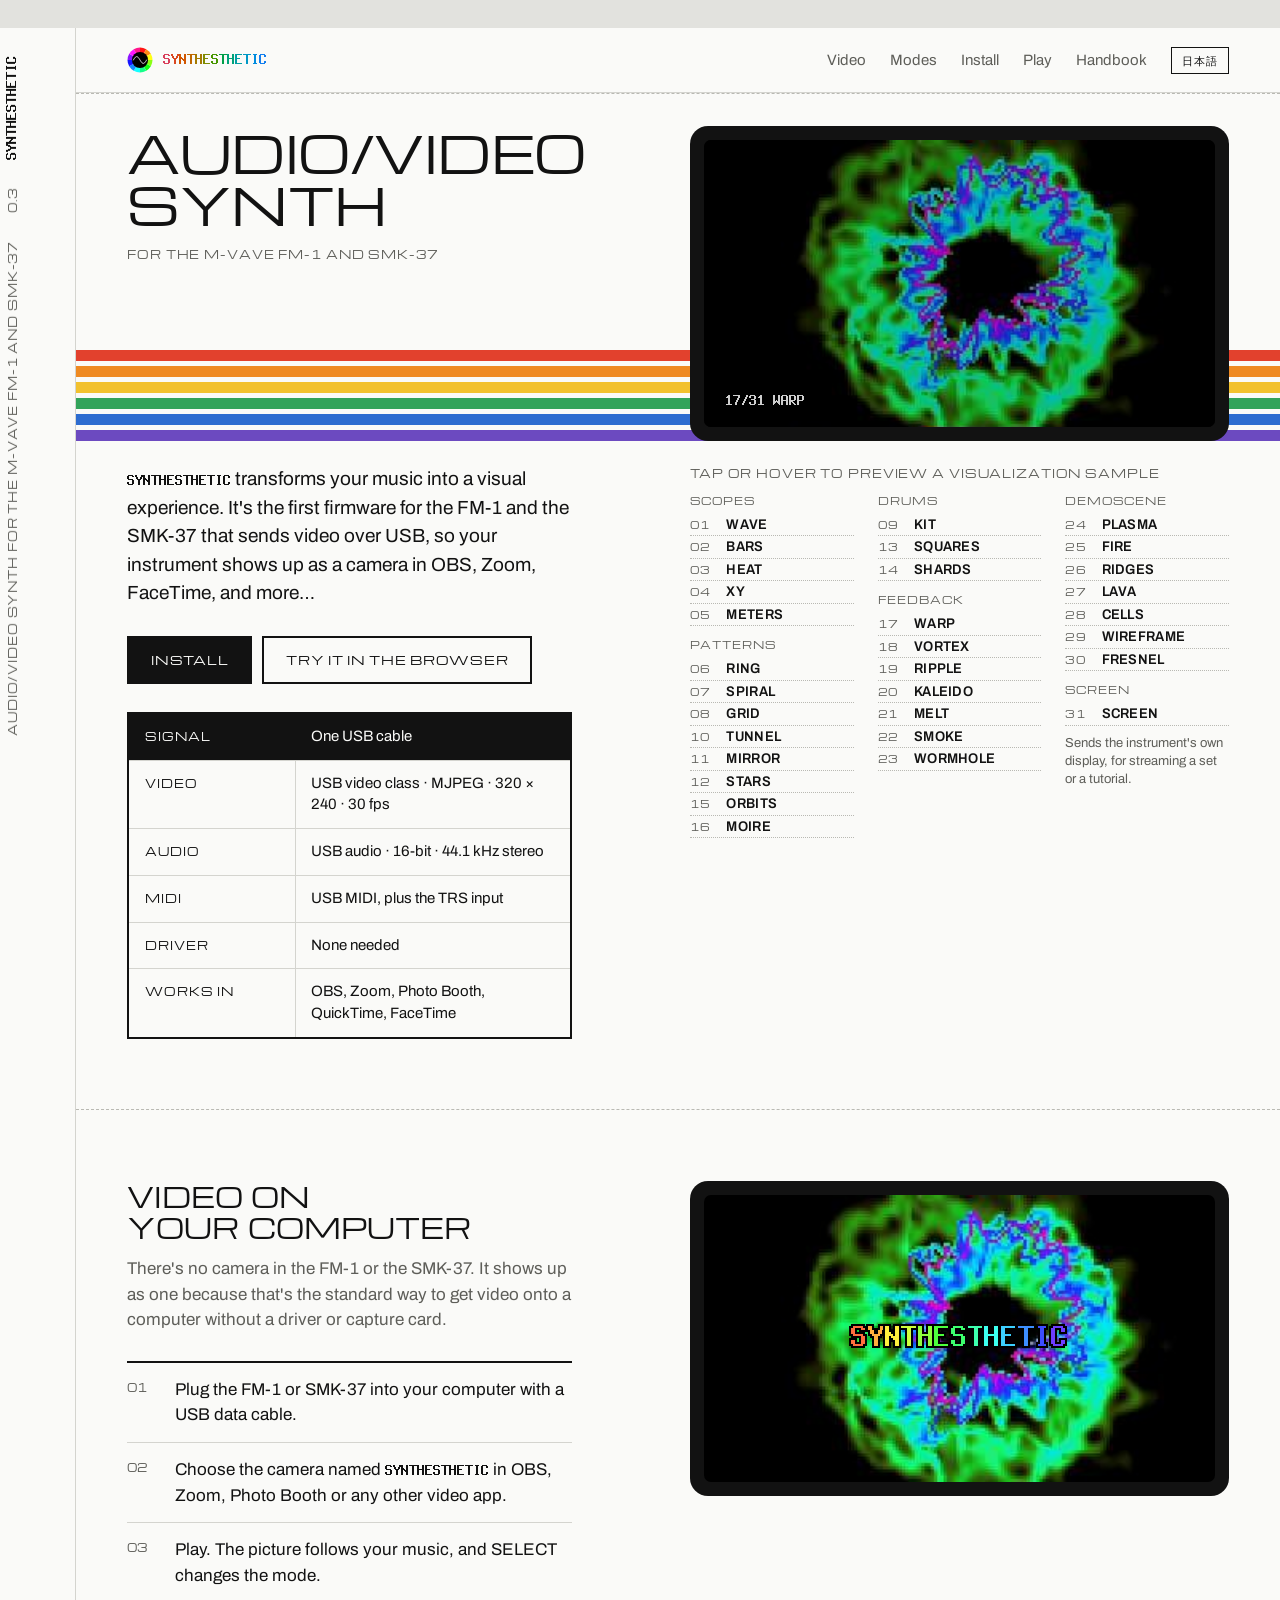
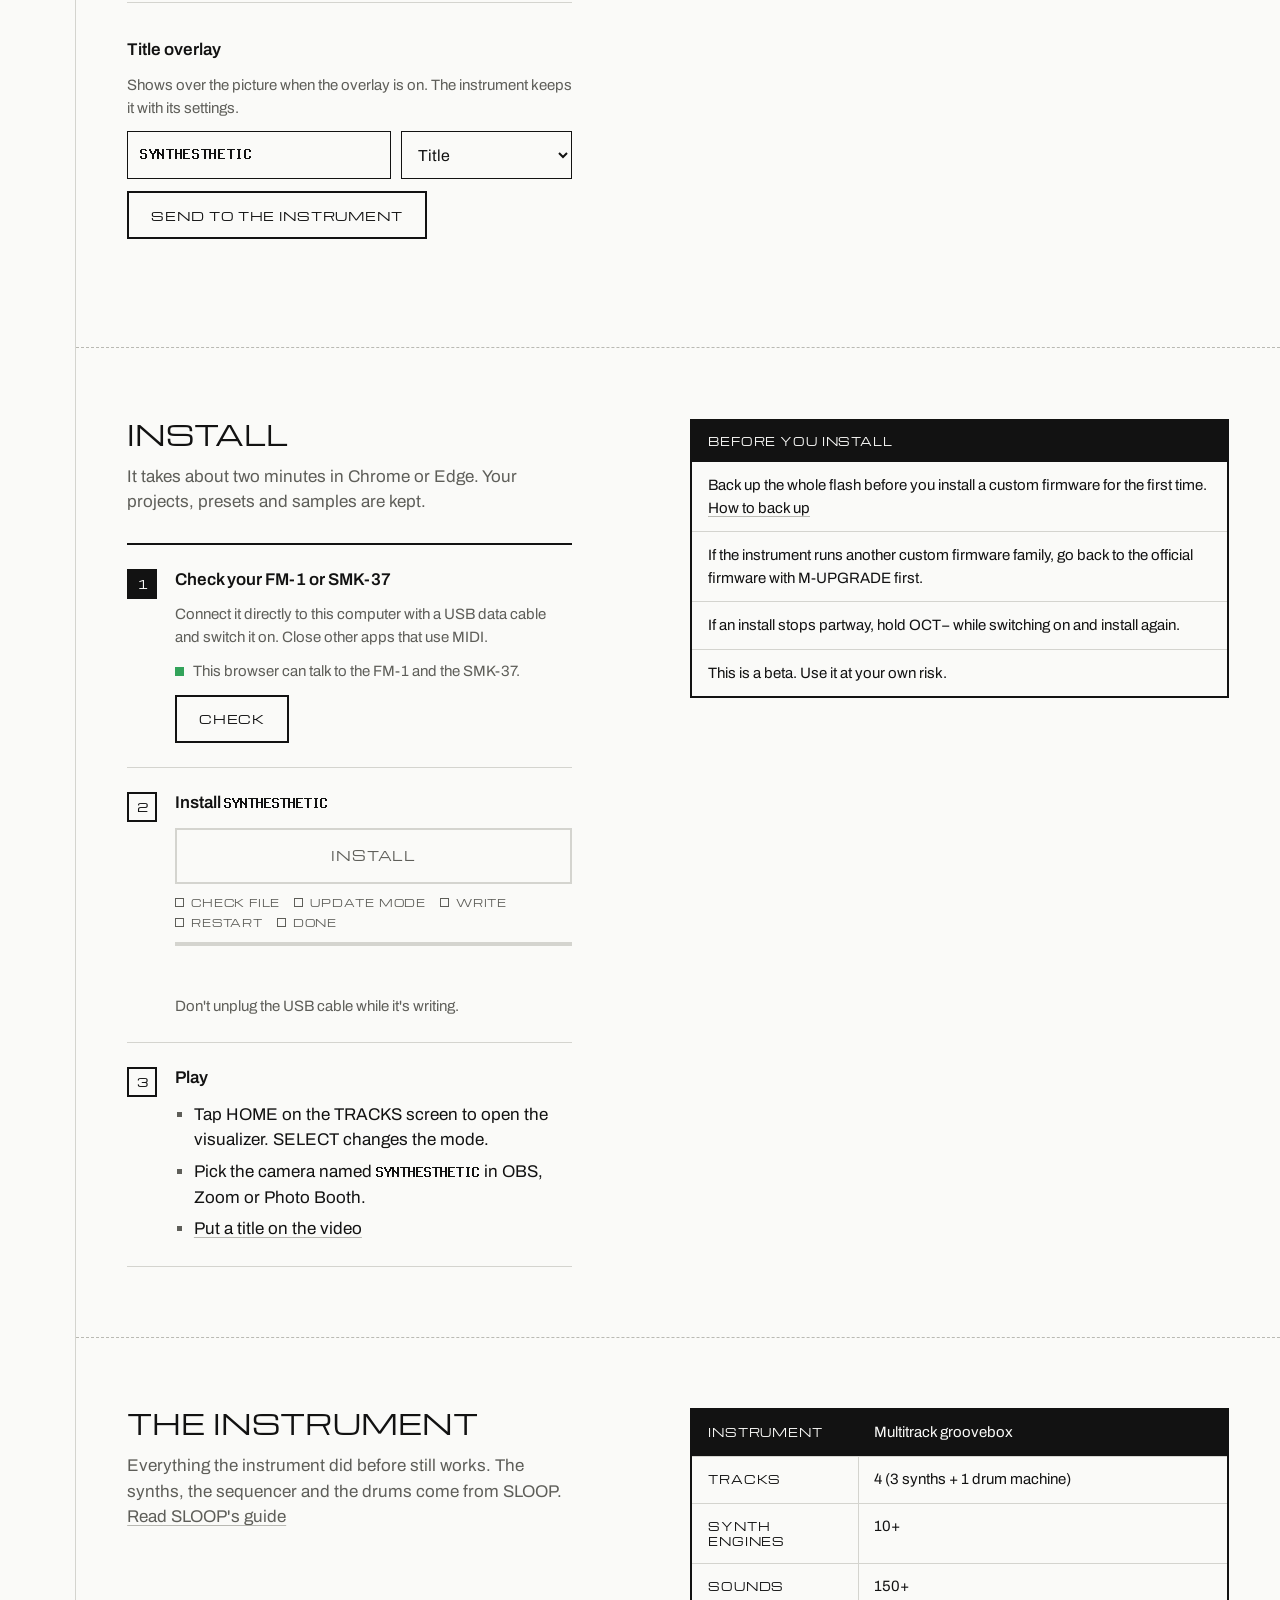
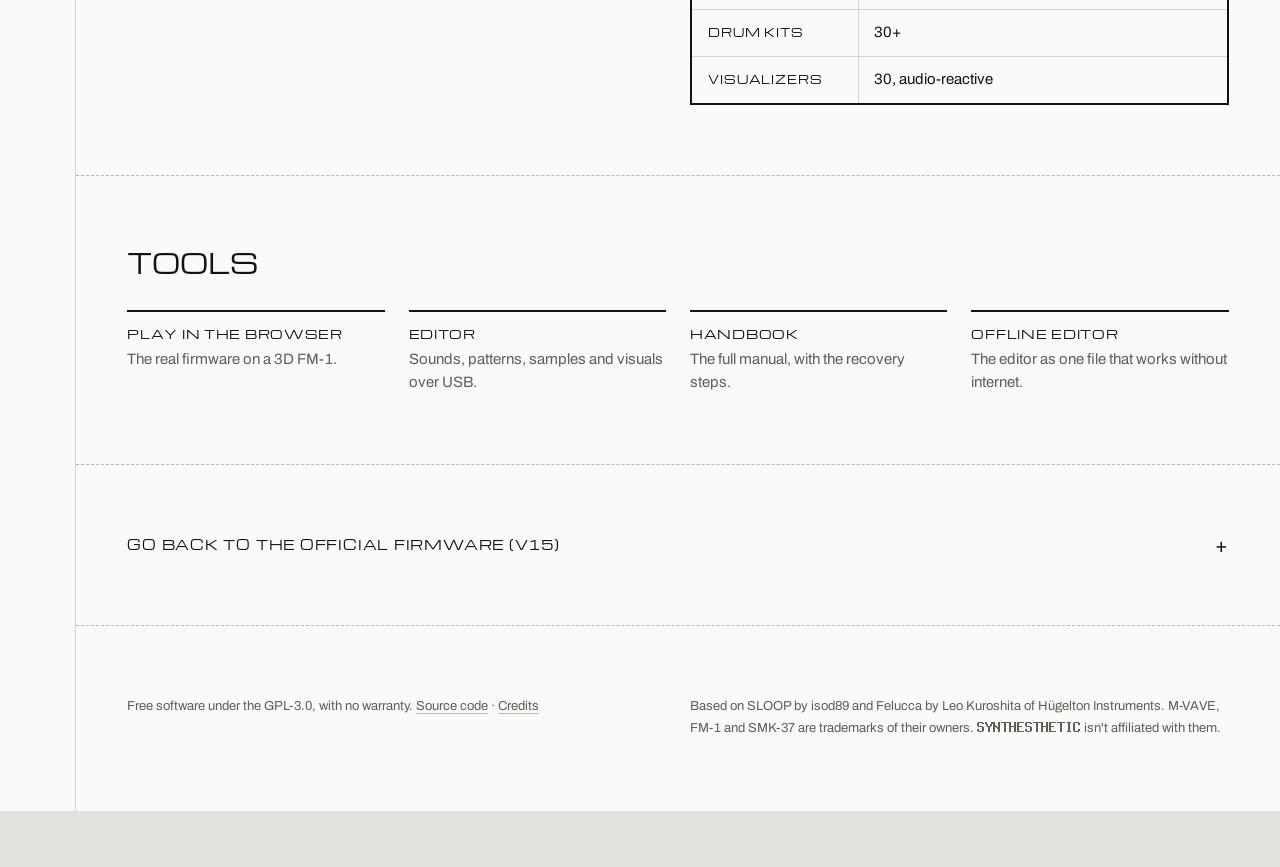
<file: docs/index.html>
<!doctype html><meta charset="utf-8"><title>Synthesthetic</title>
<meta name="description" content="The first firmware for the FM-1 and the SMK-37 that sends video over USB. Its 30 visualizers react to your music and show up as a camera in OBS, Zoom, FaceTime and more.">
<meta property="og:type" content="website">
<meta property="og:site_name" content="Synthesthetic">
<meta property="og:title" content="Synthesthetic, an audio/video synth for the M-VAVE FM-1 and SMK-37">
<meta property="og:description" content="The first firmware for the FM-1 and the SMK-37 that sends video over USB. Its 30 visualizers react to your music and show up as a camera in OBS, Zoom, FaceTime and more.">
<meta property="og:image" content="https://michaeljsmalley.github.io/synthesthetic/og.png?v=0.3">
<meta property="og:image:width" content="1200">
<meta property="og:image:height" content="630">
<meta property="og:image:alt" content="The Synthesthetic logo, the words audio/video synth for the M-VAVE FM-1 and SMK-37, and a visualizer playing in a black window over rainbow stripes">
<meta name="twitter:card" content="summary_large_image">
<meta http-equiv="refresh" content="0; url=webapp/installer/"><a href="webapp/installer/">Synthesthetic installer</a>
</file>
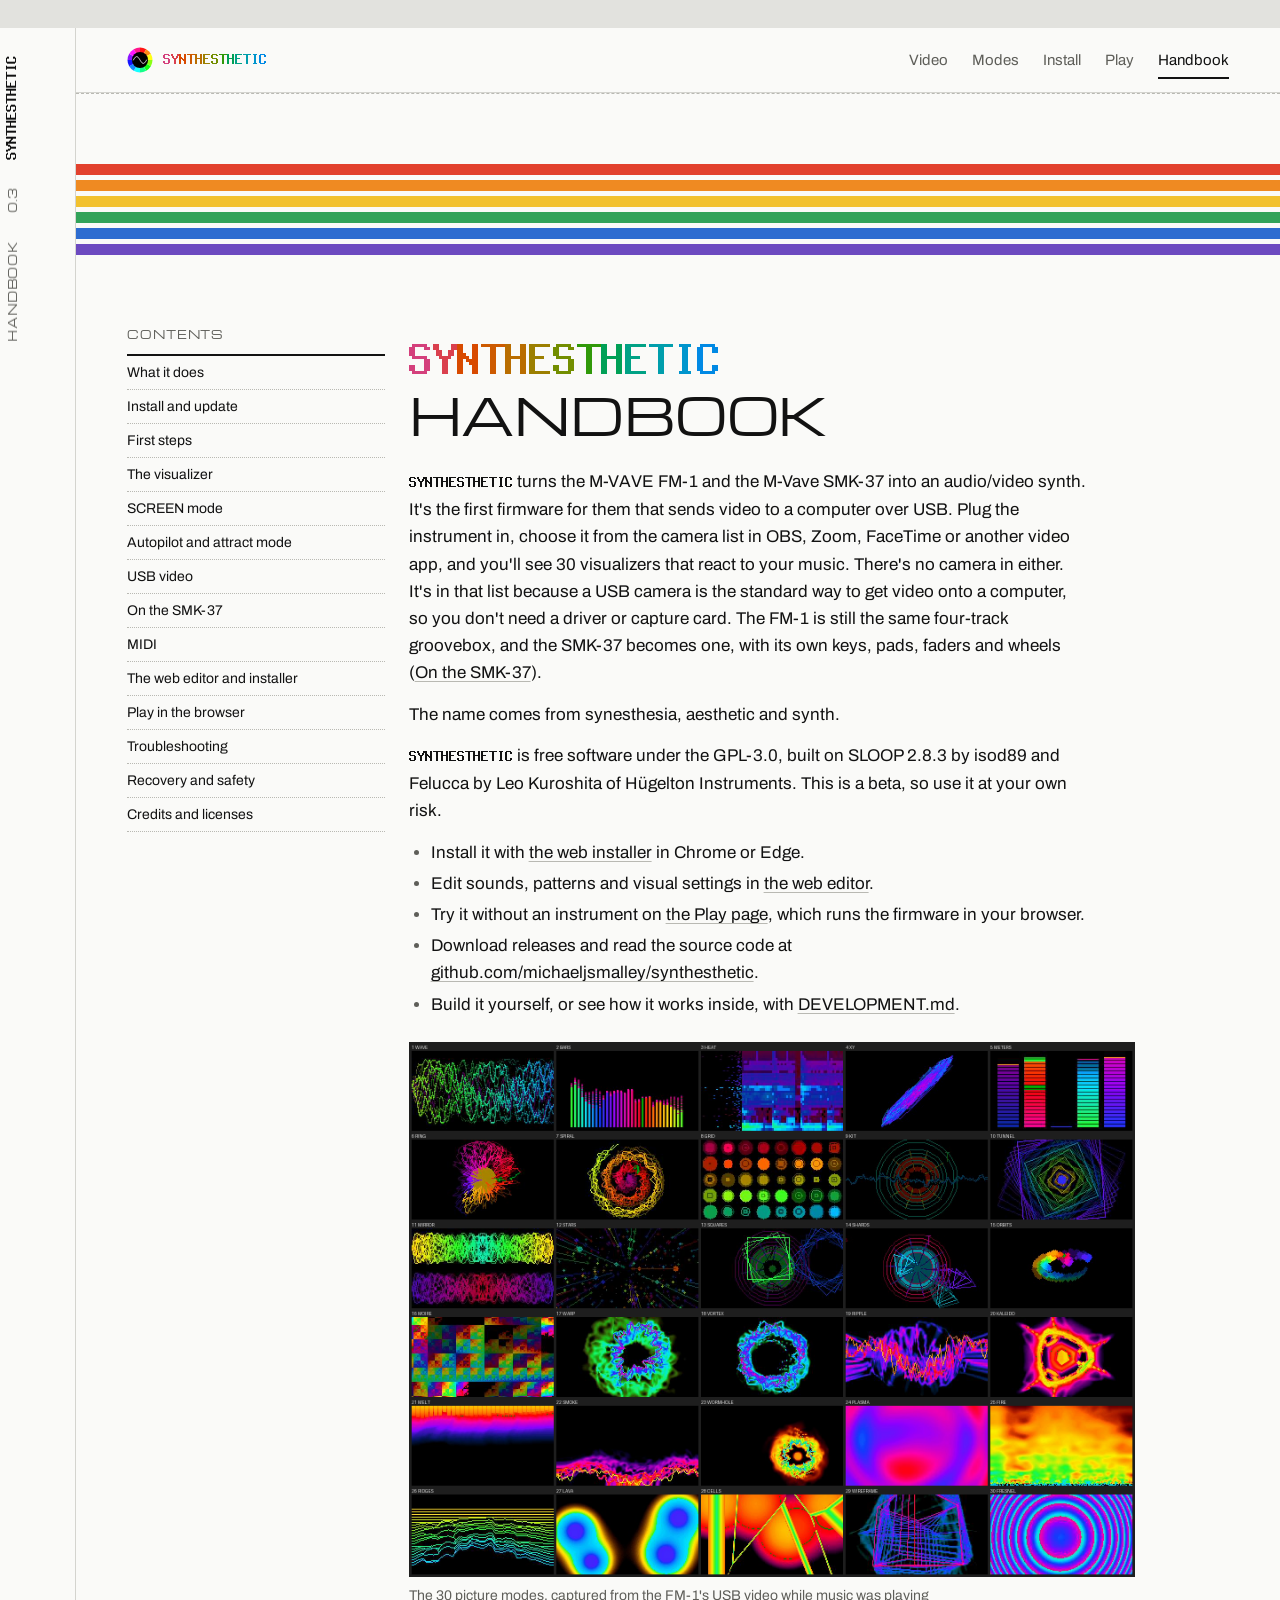
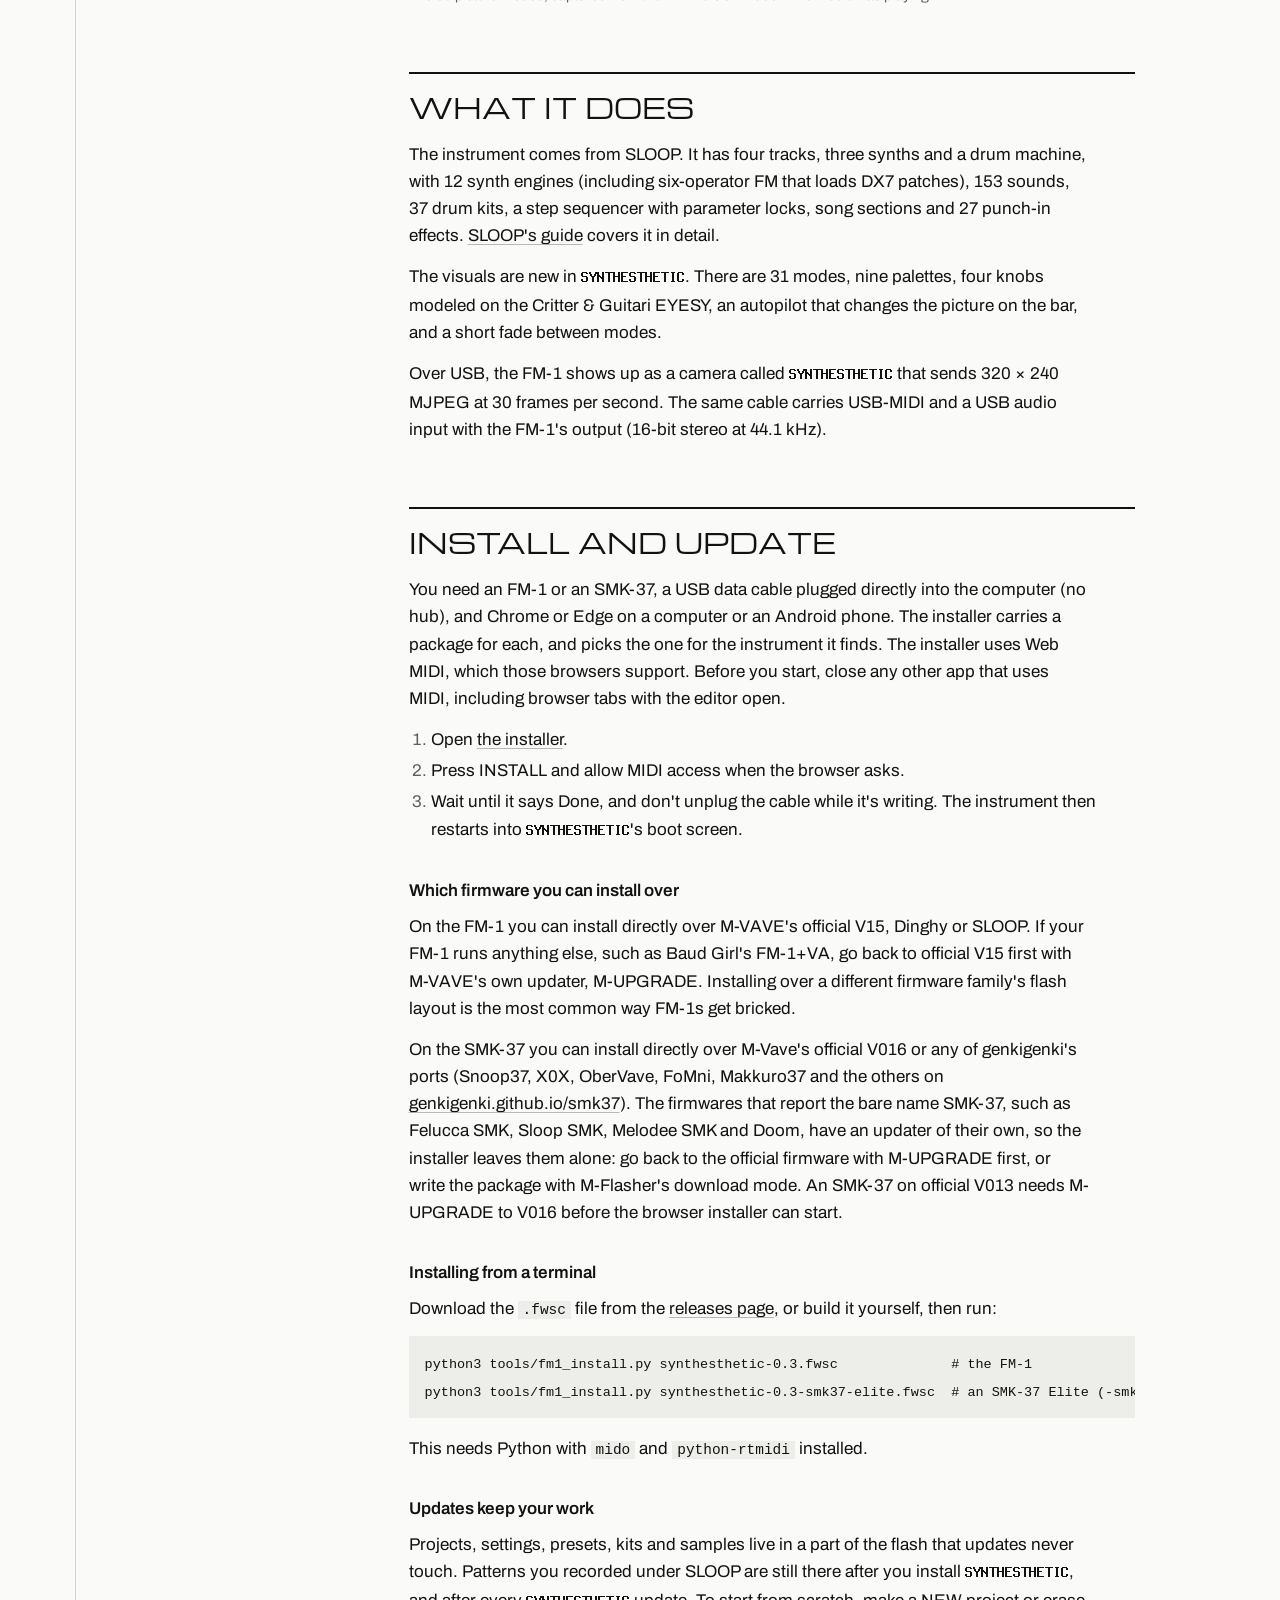
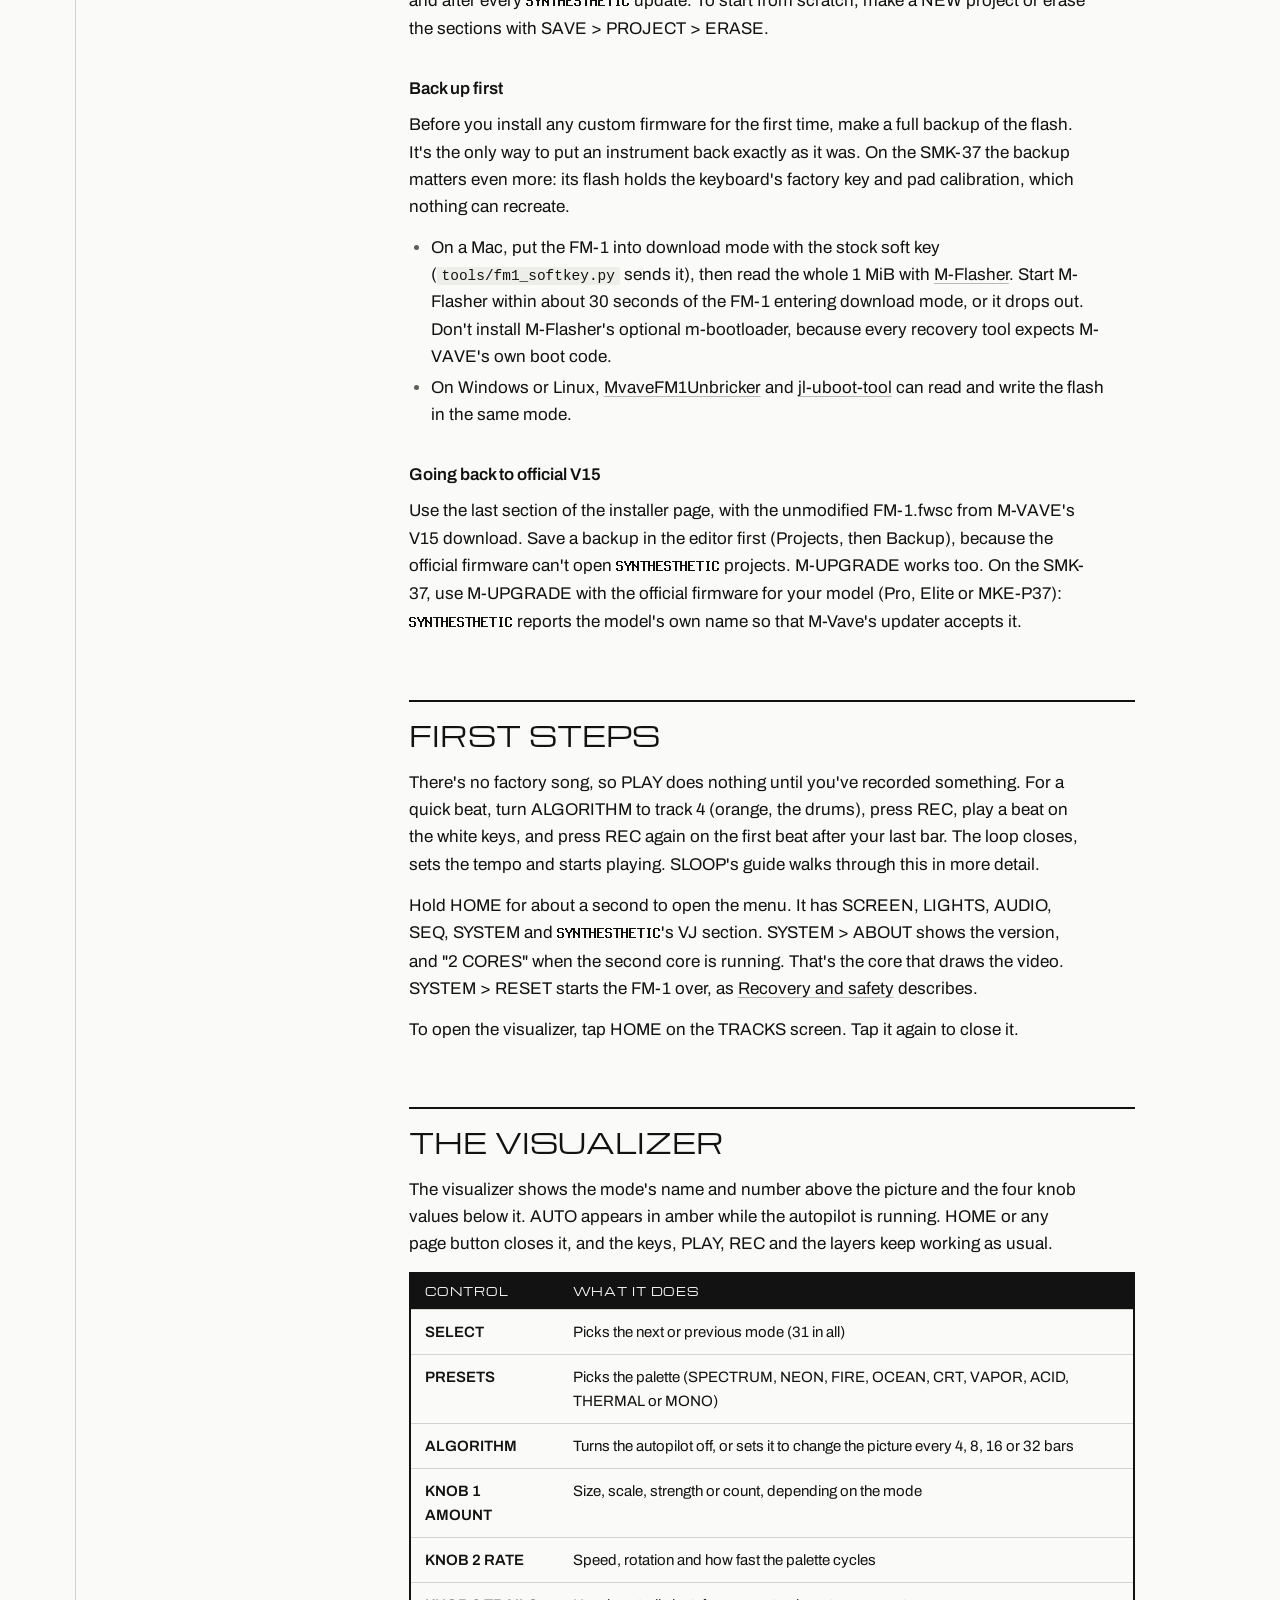
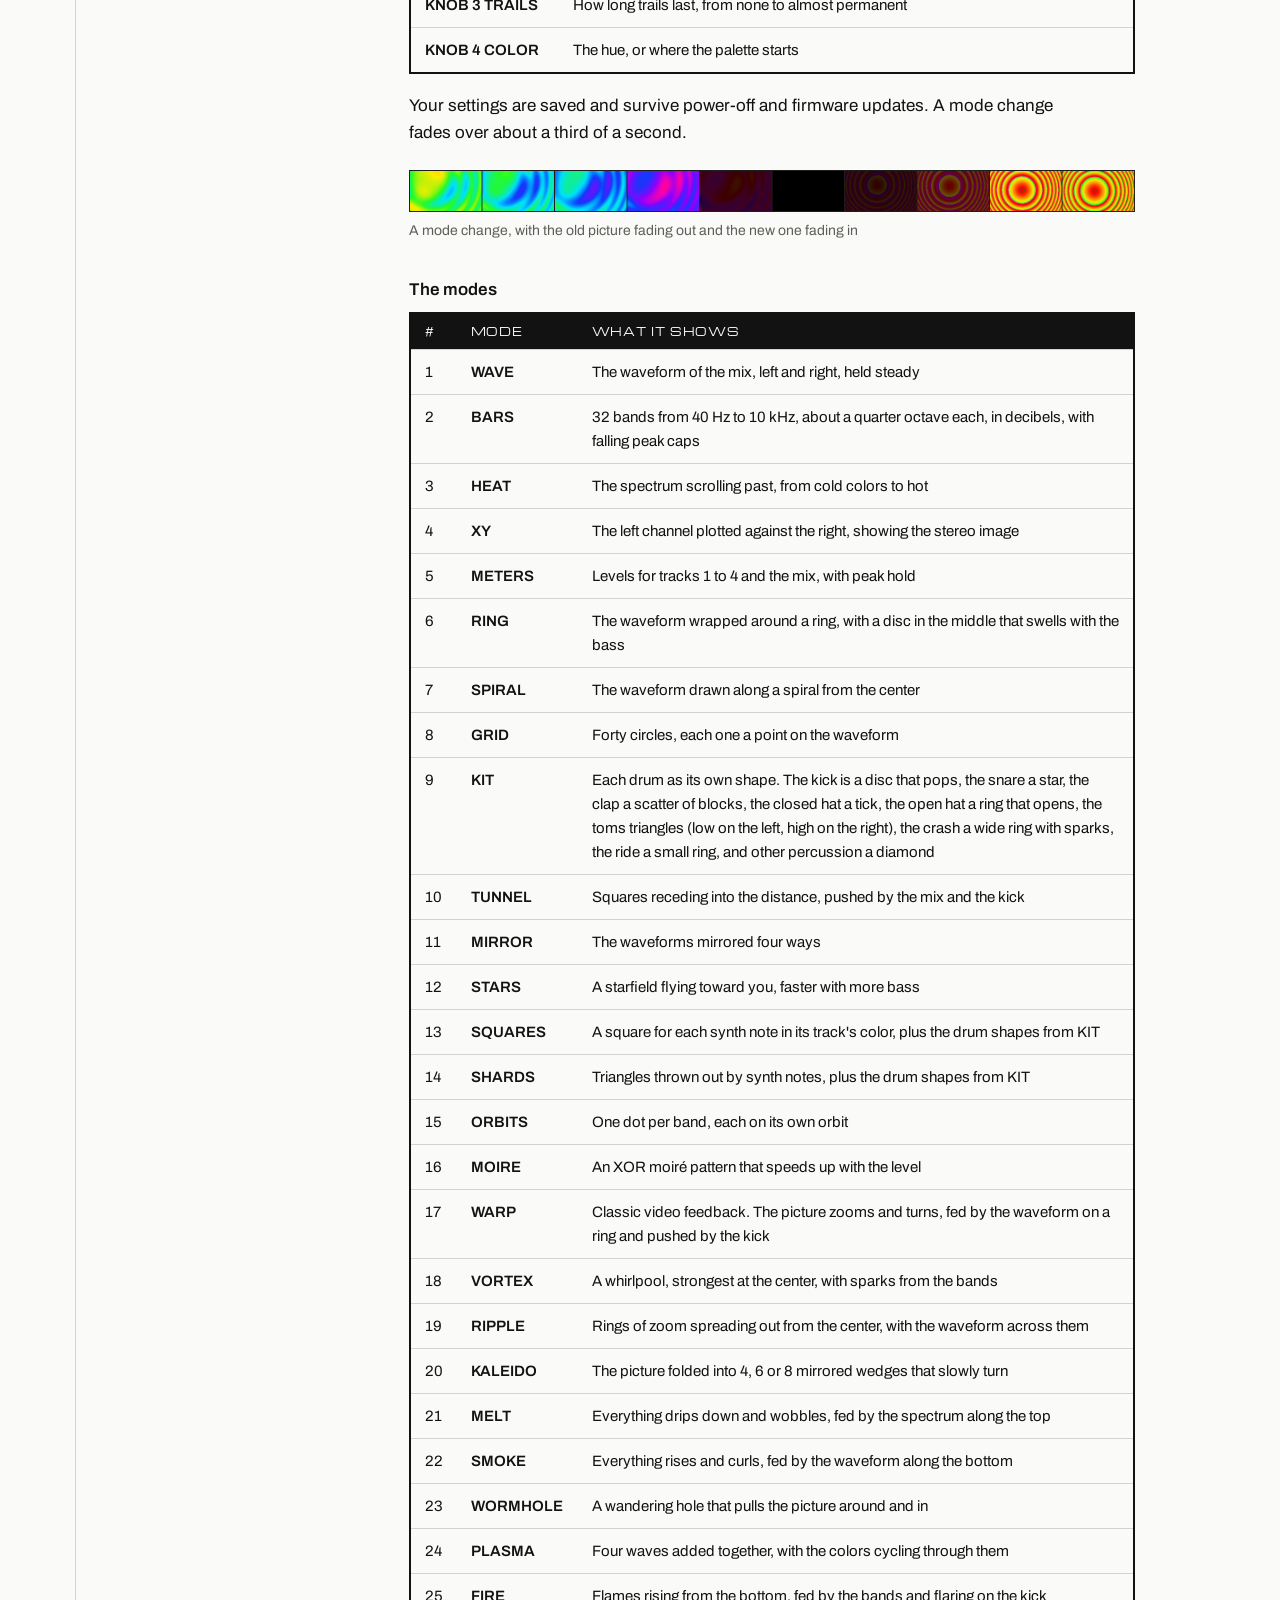
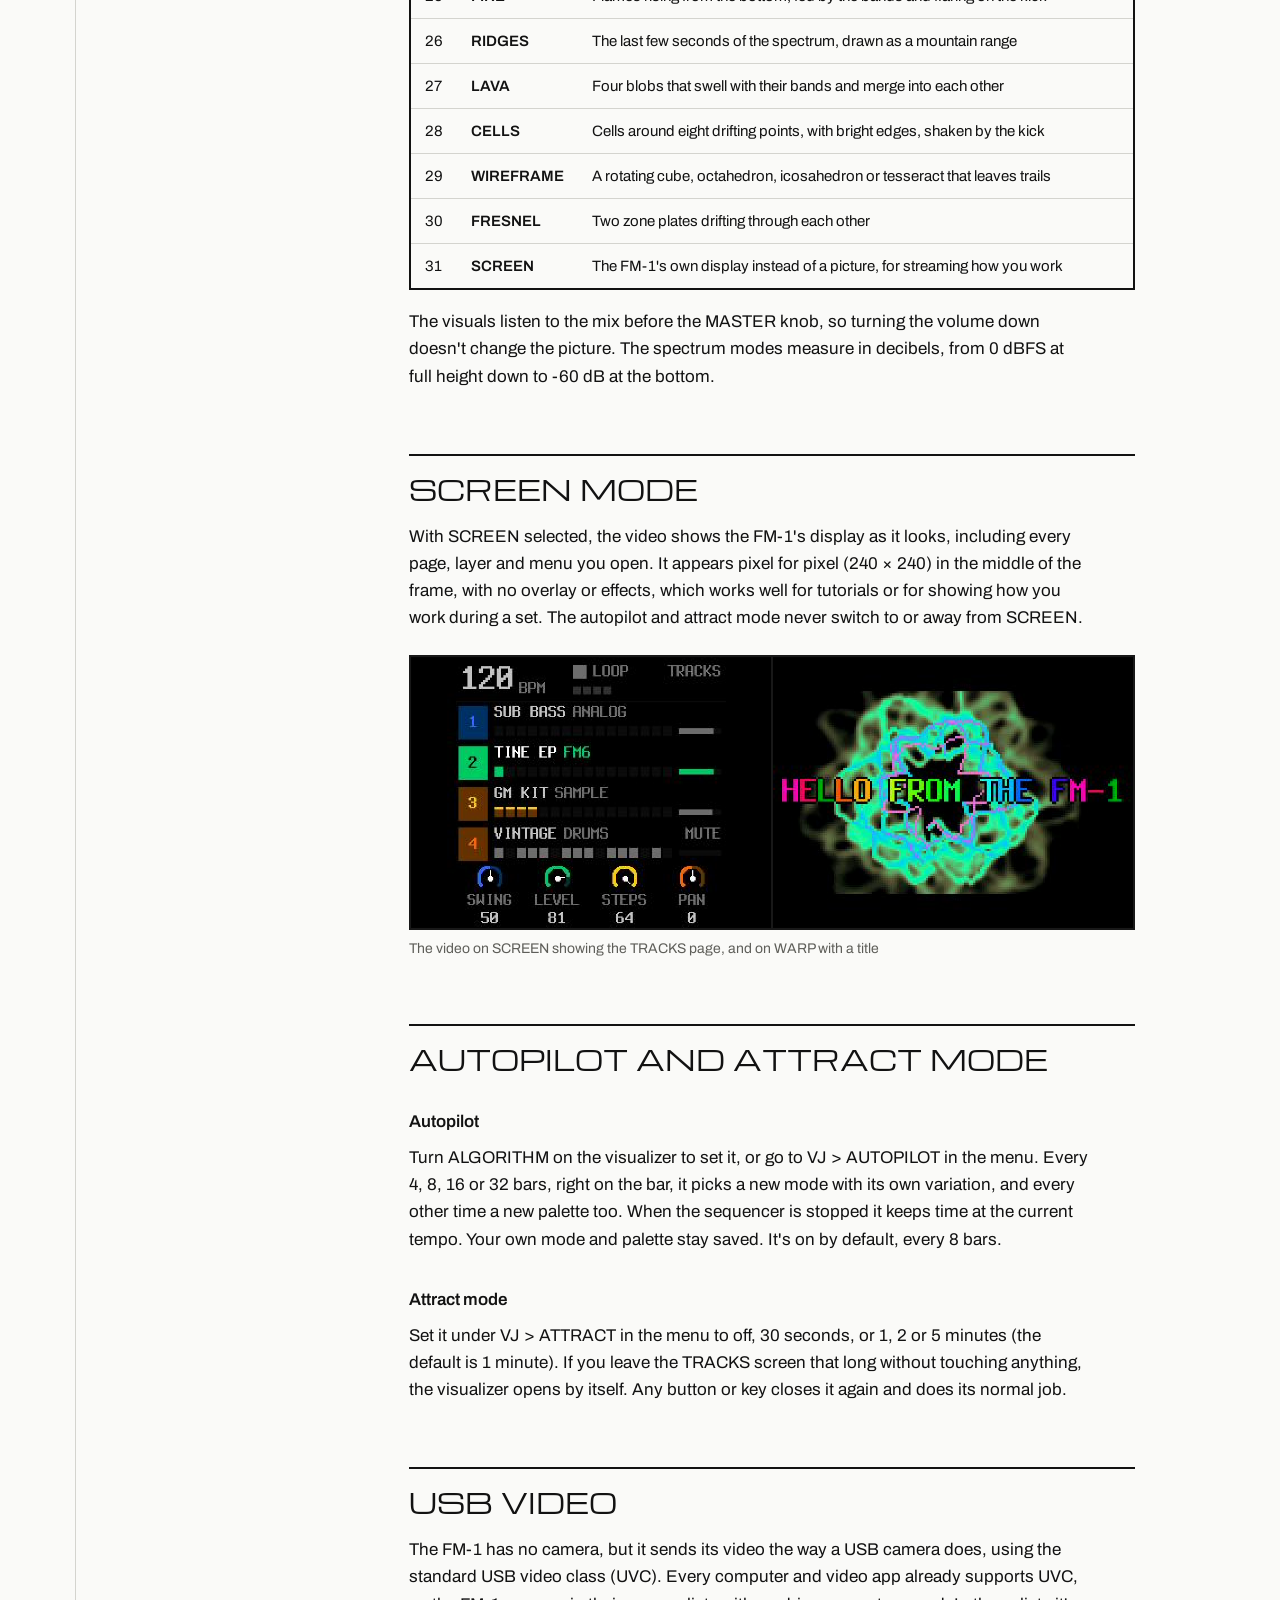
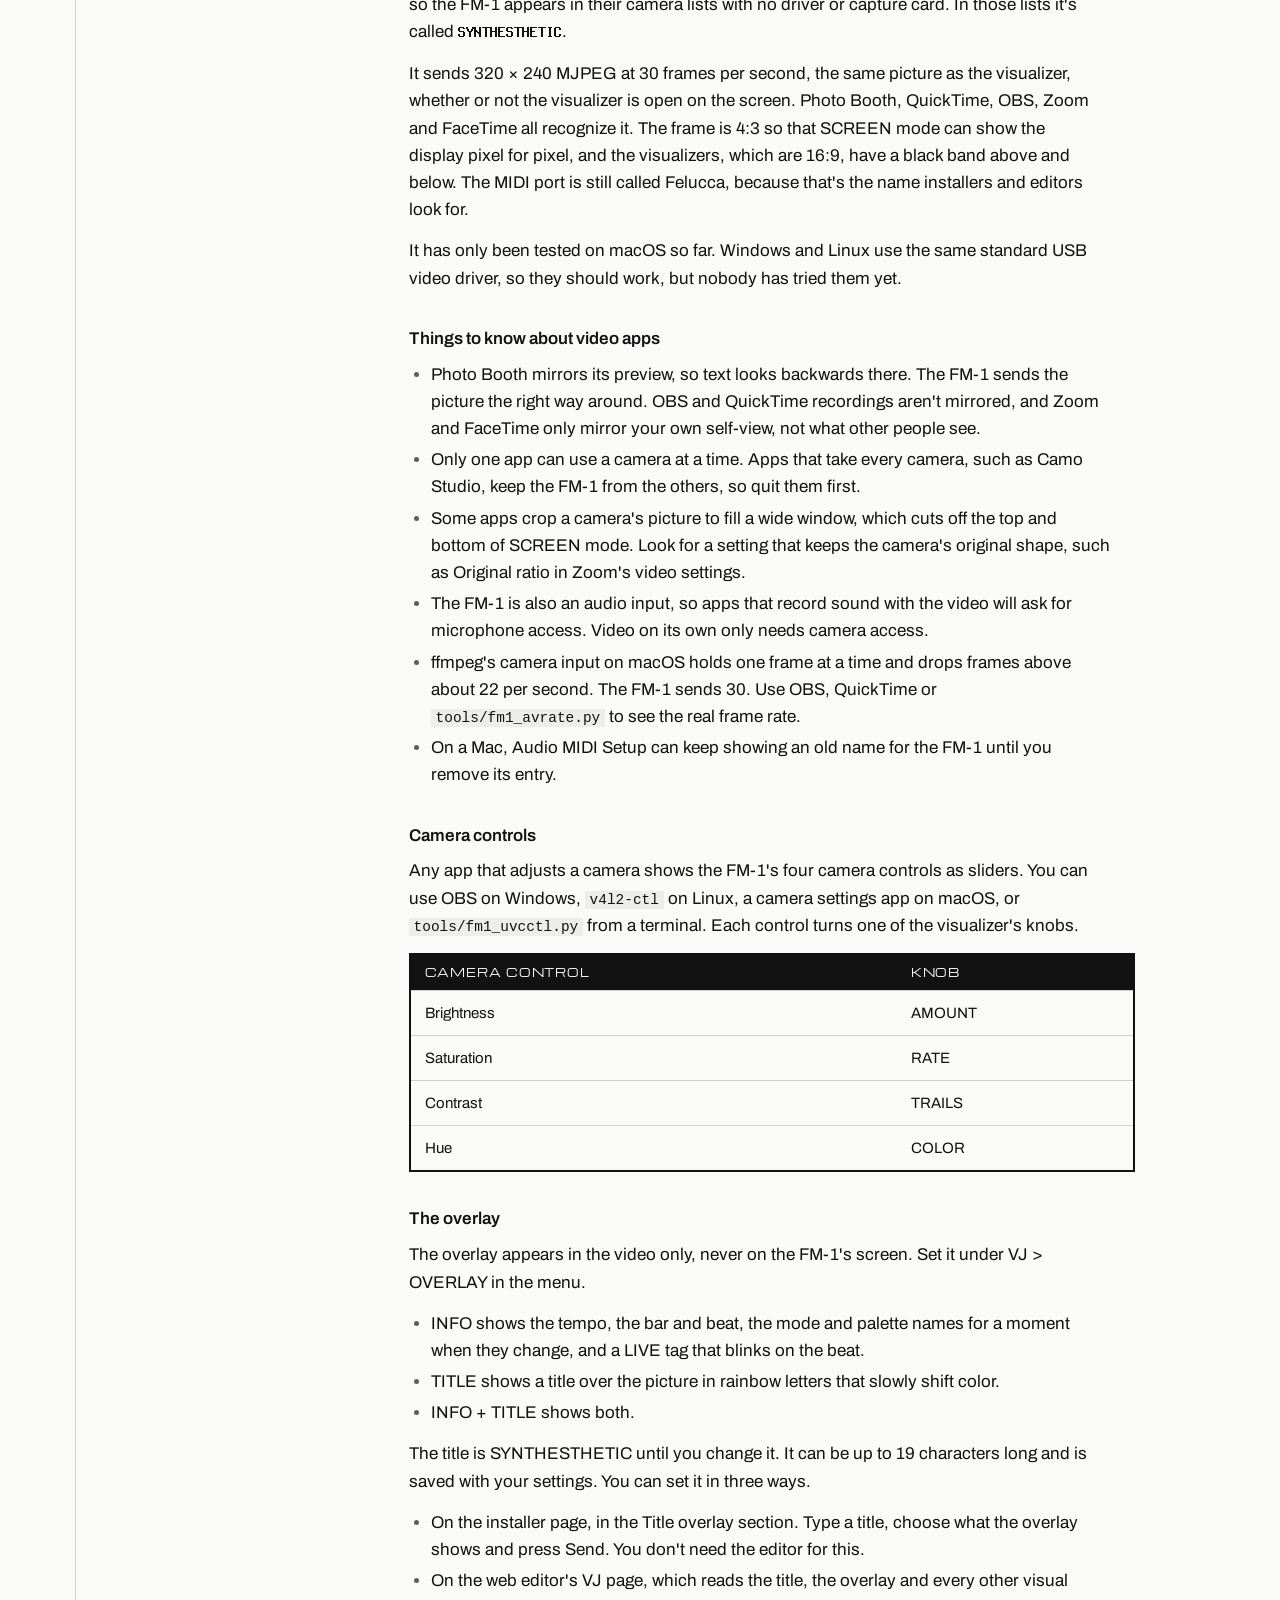
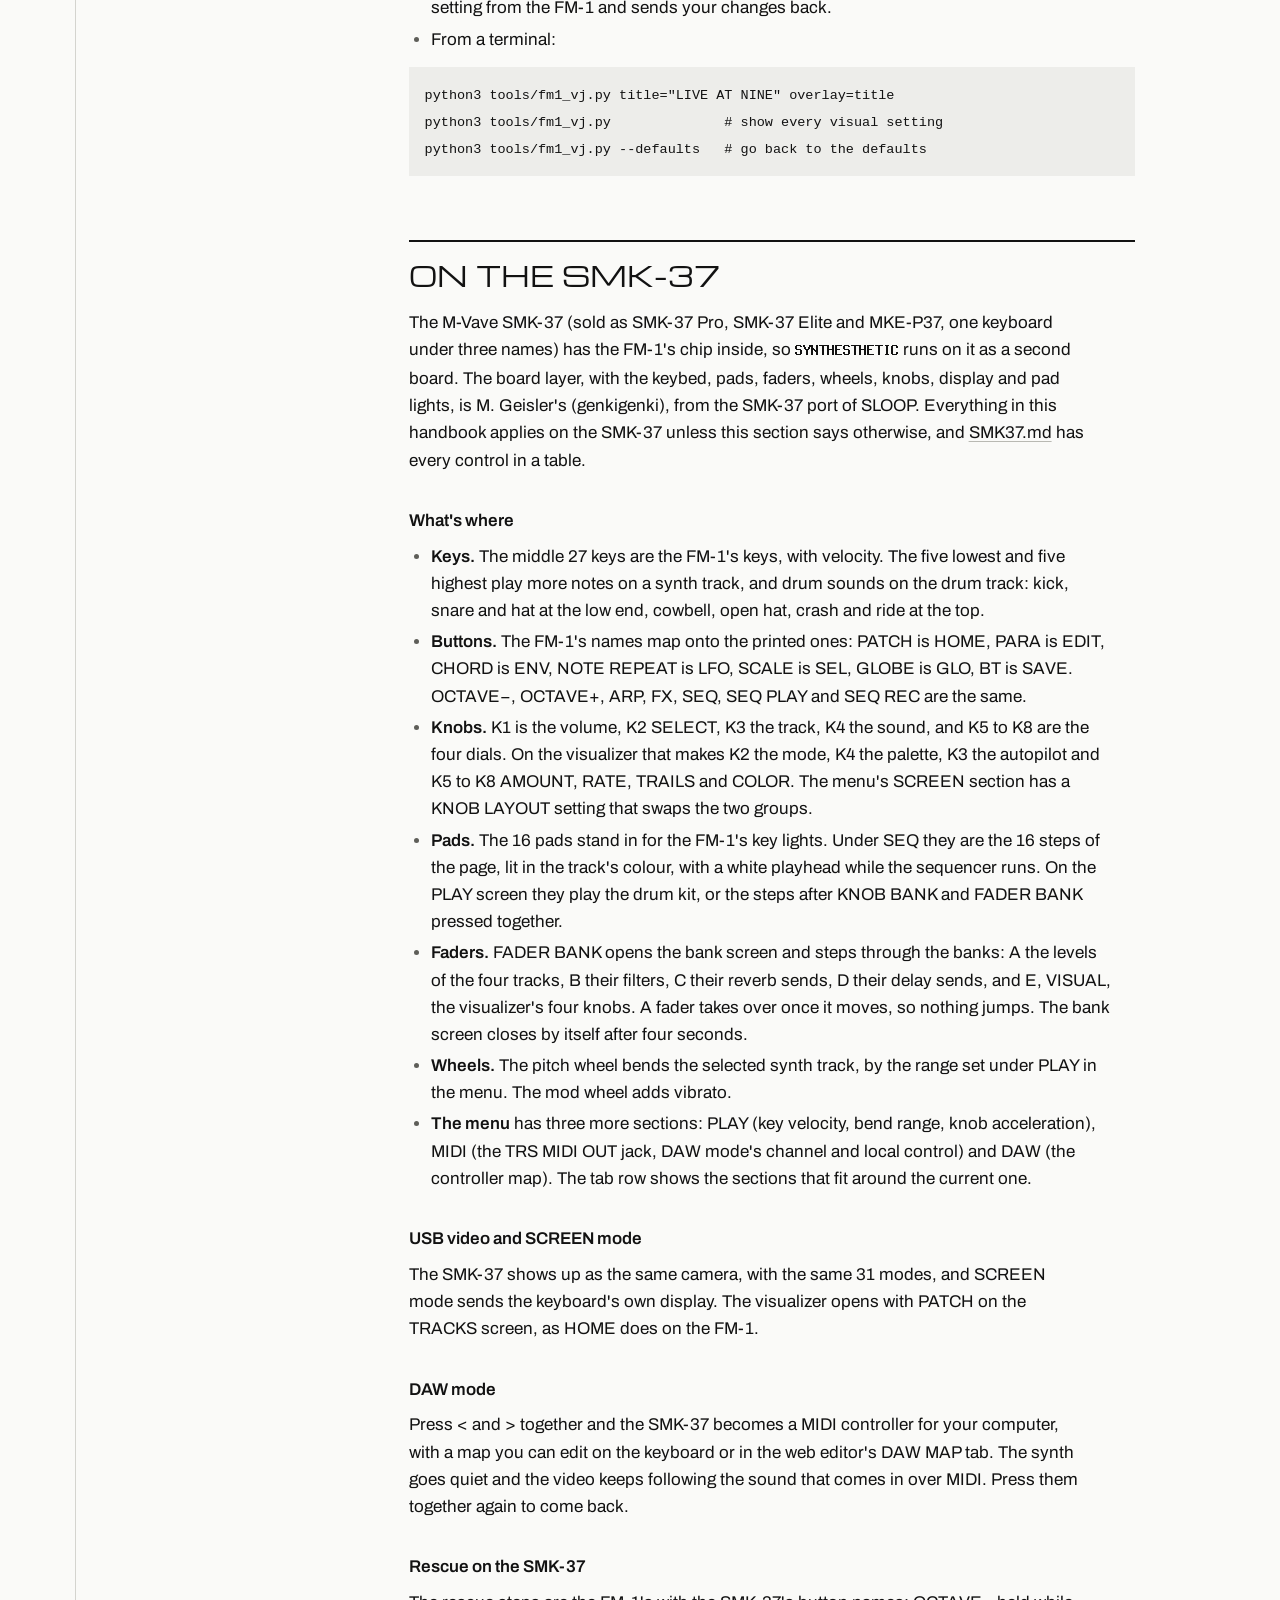
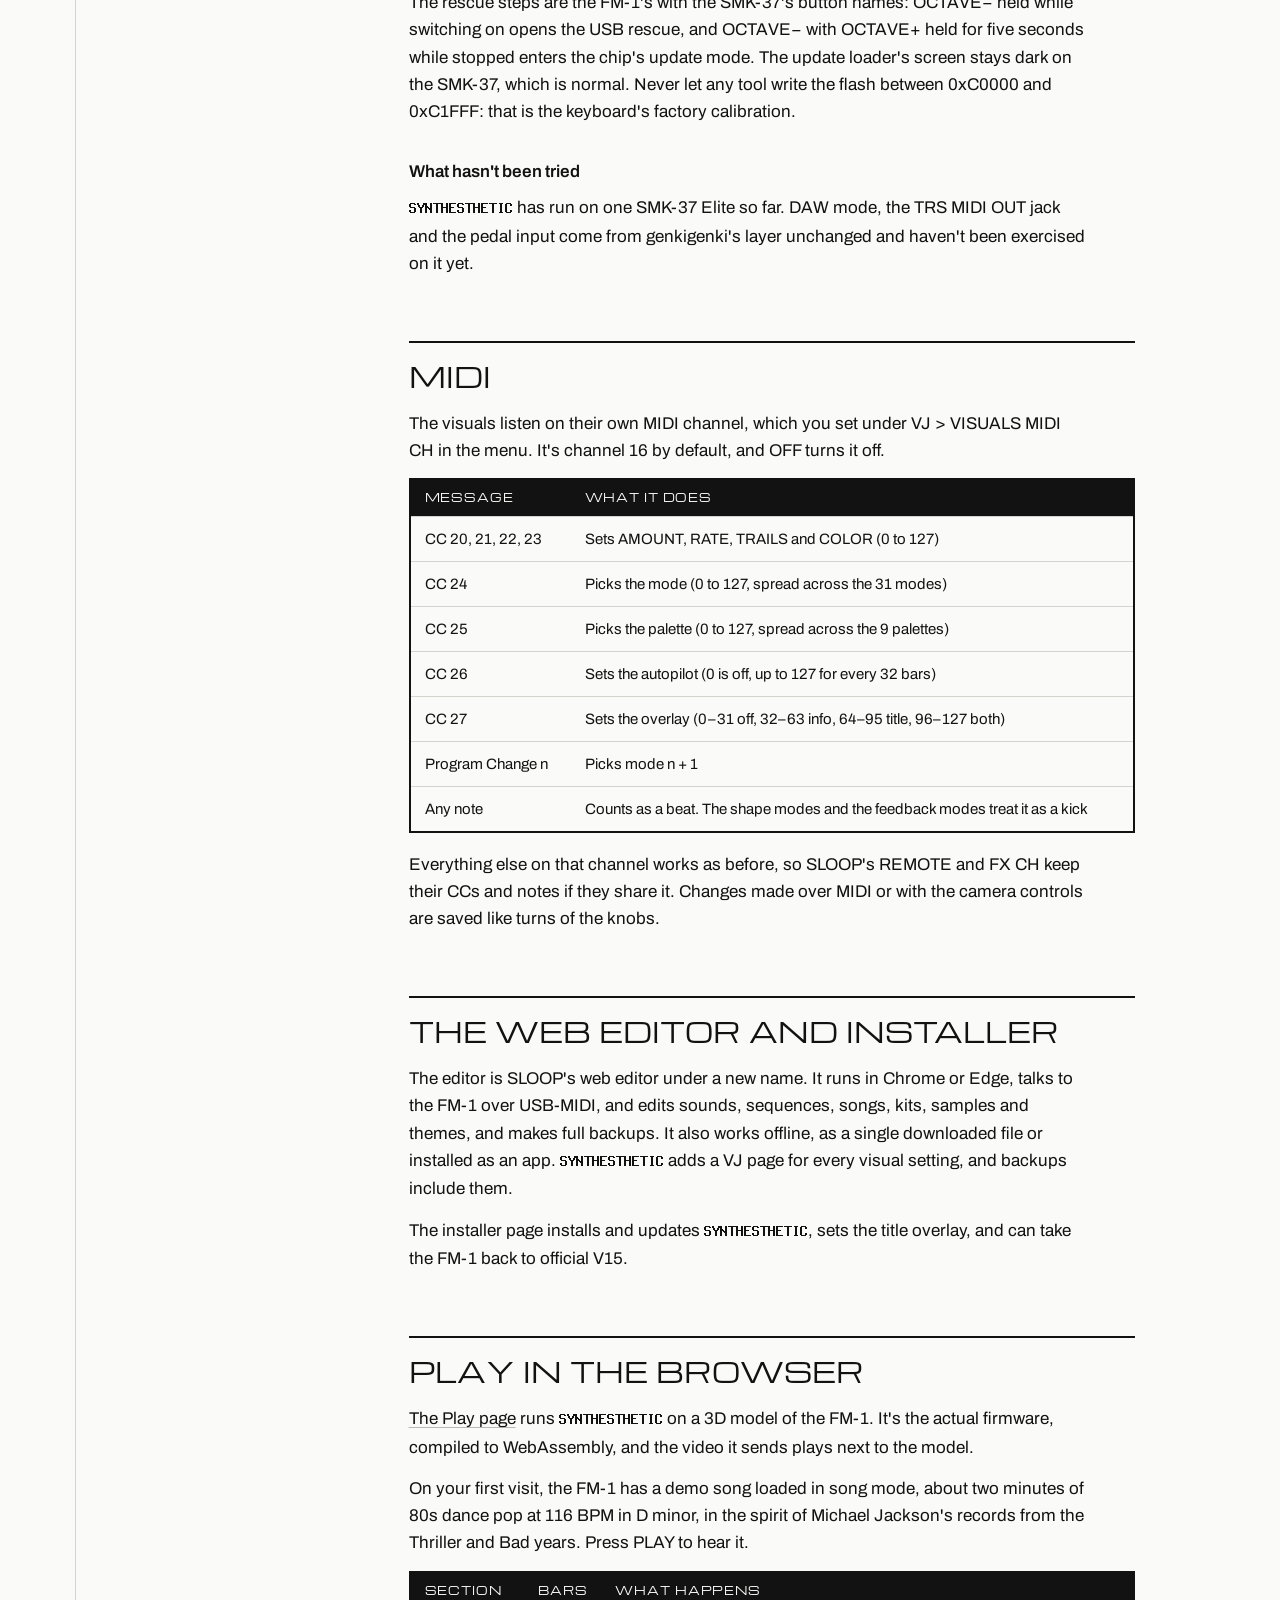
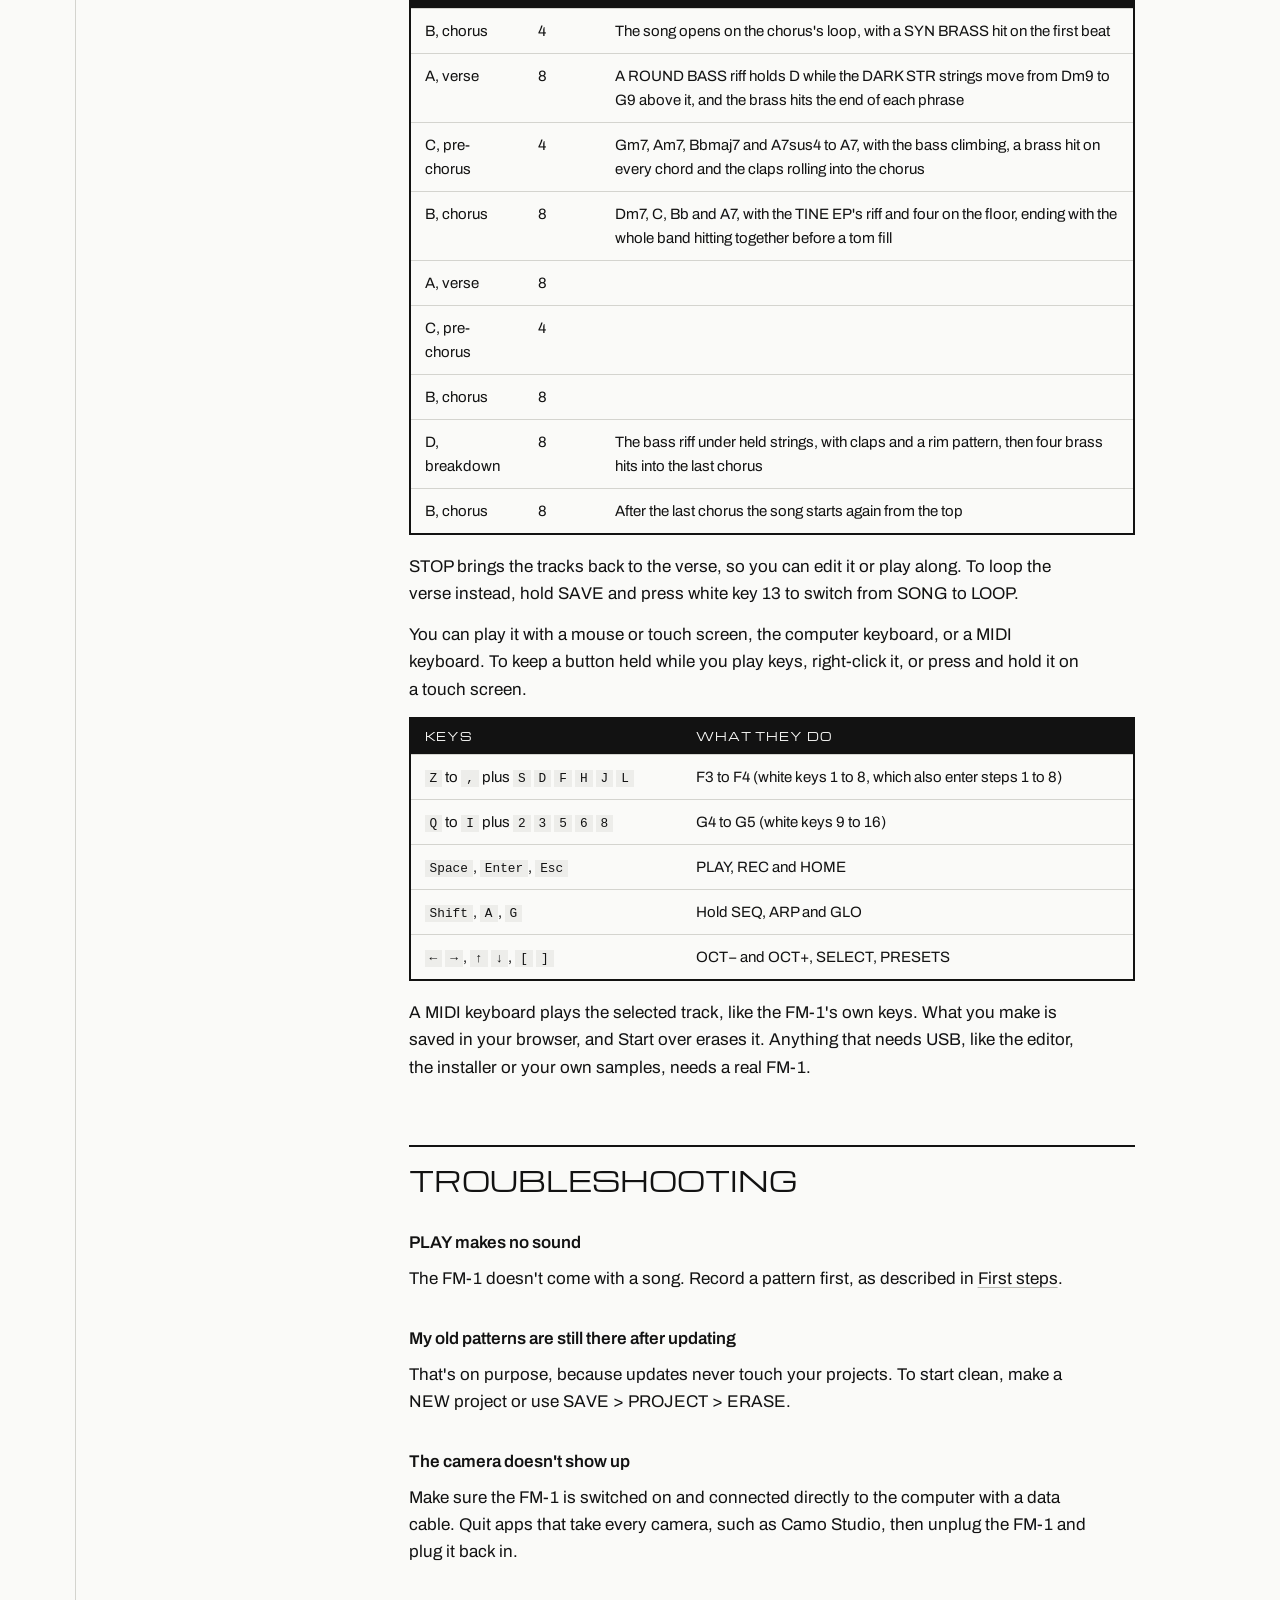
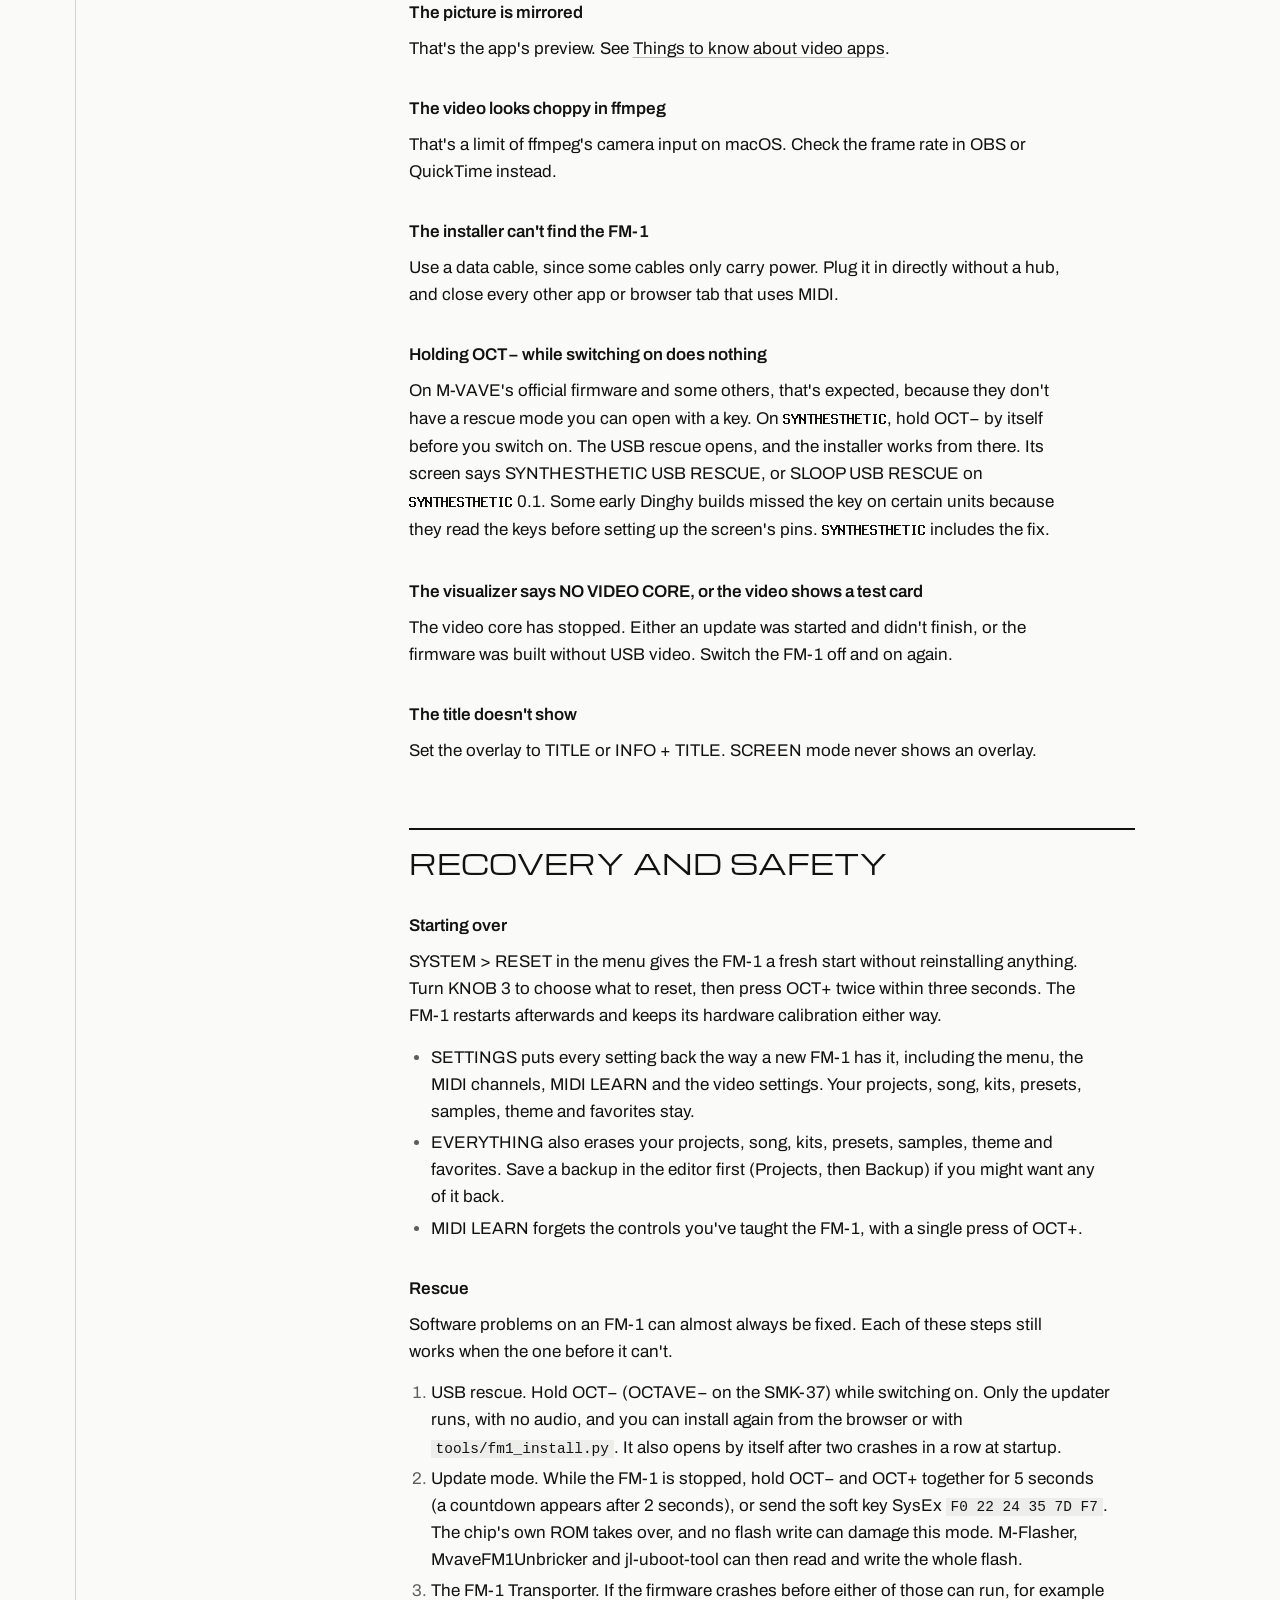
<file: docs/handbook/index.html>
<!doctype html>
<!-- SPDX-License-Identifier: GPL-3.0-only; made from HANDBOOK.md by web/make_site.py: edit that file, not this one -->
<html lang="en">
<head>
<meta charset="utf-8">
<meta name="viewport" content="width=device-width, initial-scale=1, viewport-fit=cover">
<title>Synthesthetic handbook</title>
<meta name="description" content="How to install and use Synthesthetic, the firmware that turns the M-VAVE FM-1 and SMK-37 into an audio/video synth with video over USB.">
<meta property="og:type" content="website">
<meta property="og:site_name" content="Synthesthetic">
<meta property="og:title" content="Synthesthetic handbook">
<meta property="og:description" content="How to install and use Synthesthetic, the firmware that turns the M-VAVE FM-1 and SMK-37 into an audio/video synth with video over USB.">
<meta property="og:image" content="https://michaeljsmalley.github.io/synthesthetic/og.png?v=0.3">
<meta property="og:image:width" content="1200">
<meta property="og:image:height" content="630">
<meta property="og:image:alt" content="The Synthesthetic logo, the words audio/video synth for the M-VAVE FM-1 and SMK-37, and a visualizer playing in a black window over rainbow stripes">
<meta name="twitter:card" content="summary_large_image">
<meta name="theme-color" content="#e2e2de">
<link rel="icon" href="../webapp/icon-192.png">
<link rel="preconnect" href="https://fonts.googleapis.com">
<link rel="preconnect" href="https://fonts.gstatic.com" crossorigin>
<link rel="stylesheet" href="https://fonts.googleapis.com/css2?family=Archivo:wdth,wght@62..125,100..900&amp;family=Michroma&amp;display=swap">
<style>  /* Synthesthetic's site, after a 1980s cassette inlay card. Each page is a printed card lying on a desk, with a spine
     down its left edge and panels divided by fold lines. It has Swiss typesetting, an extended face for labels, a band
     of six color stripes, black windows onto the FM-1's picture and blocks of technical data. One theme, the printed
     card. web/make_site.py inlines this file in every page.
     Layout: the front of the card is a 12-column grid with the same side padding in every panel, so column edges run
     unbroken from the top of the page to the bottom. A page splits its panels at one column (the installer at 7, the
     Play page at 9), words on the left, pictures and data on the right. */
  /* Terminus, the FM-1's screen font: copyright Dimitar Toshkov Zhekov, under the SIL Open Font License 1.1 */
  @font-face { font-family: "FM-1 Terminus"; src: url([data-uri]) format("truetype"); font-display: swap; }
  :root {
    color-scheme: light;
    --desk: #e2e2de;       /* what the card lies on */
    --card: #fafaf8;       /* the card */
    --ink: #121212;
    --gray: #5e5e59;       /* secondary text */
    --line: #d4d4cf;       /* hairlines */
    --fold: #b9b9b3;       /* fold lines and dotted leaders */
    --raised: #ededea;     /* a recessed field: code, an inactive key */
    --s1: #e2412d; --s2: #ef8a22; --s3: #f2c12e; --s4: #32a35a; --s5: #2d6cd0; --s6: #6c4ac0;   /* the stripes */
    --good: #1f7a3d; --bad: #b8322a;   /* status text (the stripes' green and red are too light for text) */
    --screen: #000;
    --rl: .6;              /* the rainbow letters' lightness (oklch) */
    --ext: "Michroma", "Eurostile", "Helvetica Neue", Arial, sans-serif;   /* labels and headings, in capitals */
    --sans: "Archivo", "Helvetica Neue", Arial, sans-serif;               /* reading */
    --pixel: "FM-1 Terminus", ui-monospace, Menlo, Consolas, monospace;   /* the name, and text on a screen */
    --mono: ui-monospace, Menlo, Consolas, monospace;
    --spine: 76px;
    --pad: clamp(20px, 4vw, 56px);     /* every panel's side padding */
    --gap: 24px;                       /* the gutter between columns */
    --panel: clamp(48px, 5.5vw, 72px); /* a panel's top and bottom padding */
  }
  * { box-sizing: border-box; }
  html { -webkit-text-size-adjust: 100%; scroll-behavior: smooth; scroll-padding-top: 80px; }
  body { margin: 0; background: var(--desk); color: var(--ink); font: 400 17px/1.5 var(--sans); }
  a { color: inherit; text-decoration: underline; text-decoration-thickness: 1px; text-decoration-color: var(--fold); text-underline-offset: 3px; }
  a:hover { text-decoration-color: currentColor; }
  :focus-visible { outline: 2px solid var(--s5); outline-offset: 2px; }
  [hidden] { display: none !important; }
  h1, h2, h3, p { margin: 0; }
  h1, h2, h3 { text-wrap: balance; }
  .sr { position: absolute; width: 1px; height: 1px; overflow: hidden; clip-path: inset(50%); white-space: nowrap; }

  /* the card, its spine, its panels */
  .card { max-width: 1360px; margin: 28px auto 56px; background: var(--card); display: grid; grid-template-columns: var(--spine) minmax(0, 1fr); }
  .spine { border-right: 1px solid var(--line); }
  .spine p { position: sticky; top: 0; display: flex; align-items: center; gap: 28px; padding: 28px 0 28px; margin-inline: auto; width: max-content;
             writing-mode: vertical-rl; transform: rotate(180deg); white-space: nowrap; }
  .spine p > :first-child { order: 2; }
  :lang(ja) .spine p { transform: none; }                   /* (Japanese runs top to bottom, upright) */
  :lang(ja) .spine p > :first-child { order: 0; }
  .front { min-width: 0; }
  .panel { padding: var(--panel) var(--pad); border-top: 1px dashed var(--fold); }
  .grid { display: grid; grid-template-columns: repeat(12, minmax(0, 1fr)); column-gap: var(--gap); }

  /* type */
  .ext, .label { font-family: var(--ext); font-weight: 400; text-transform: uppercase; }
  .label { font-size: 11px; line-height: 1.5; letter-spacing: .08em; color: var(--gray); }
  h1 { font: 400 clamp(32px, 3.9vw, 56px)/1.04 var(--ext); text-transform: uppercase; letter-spacing: -.01em; }
  h2 { font: 400 clamp(22px, 2.1vw, 28px)/1.15 var(--ext); text-transform: uppercase; }
  h3 { font: 600 17px/1.35 var(--sans); }
  .lede { font-size: 19px; line-height: 1.5; }
  .note { font-size: 15px; color: var(--gray); }
  .head { display: grid; gap: 14px; align-content: start; }
  .head p { color: var(--gray); }
  :lang(ja) .ext, :lang(ja) .label, :lang(ja) h1, :lang(ja) h2, :lang(ja) .btn { letter-spacing: 0; }

  /* the name as the FM-1 prints it: the screen's pixel face, in capitals, at the nearest whole multiple of its 16 px */
  .brand { font-family: var(--pixel); font-weight: normal; font-style: normal; text-transform: uppercase; letter-spacing: 0; }
  @supports (font-size: round(nearest, 1em, 16px)) { .brand { font-size: max(16px, round(nearest, 1em, 16px)); } }
  /* the rainbow, as on the FM-1's boot screen: each letter its own hue (--o), all turning together (--h) */
  @property --h { syntax: "<number>"; inherits: true; initial-value: 0; }
  @keyframes hueturn { to { --h: 360; } }
  .rainbow { animation: hueturn 4s linear infinite; }
  .rainbow span { color: hsl(calc(var(--h) + var(--o, 0)) 80% 45%); color: oklch(var(--rl) .19 calc(var(--h) + var(--o, 0))); }
  /* (Chrome paints the text of a visited link in a color that never animates, white here: in a link, each letter's
     hue is a background clipped to its glyph instead) */
  a .rainbow span { background-color: hsl(calc(var(--h) + var(--o, 0)) 80% 45%); background-color: oklch(var(--rl) .19 calc(var(--h) + var(--o, 0)));
                    -webkit-background-clip: text; background-clip: text; color: transparent; }

  /* the bar: the logo at column 1, the links ending at column 12 */
  header.bar { position: sticky; top: 0; z-index: 20; padding: 0 var(--pad); background: var(--card); border-bottom: 1px solid var(--line); }
  header.bar .grid { min-height: 64px; align-items: center; }
  .logo { grid-column: 1 / span 4; justify-self: start; display: inline-flex; align-items: center; gap: 10px; text-decoration: none; color: var(--ink); }
  .logo .mark { display: block; width: 26px; height: 26px; flex: none; }
  .logo .word { font-size: 16px; line-height: 1; white-space: nowrap; }
  nav { grid-column: 5 / span 8; justify-self: end; display: flex; align-items: center; flex-wrap: wrap; gap: 4px 24px; font-size: 15px; }
  nav a { color: var(--gray); text-decoration: none; padding-block: 8px; }
  nav a:hover, nav a[aria-current="page"] { color: var(--ink); }
  nav a[aria-current="page"] { box-shadow: inset 0 -2px var(--ink); }
  nav button { font: 400 11px/1 var(--ext); letter-spacing: .08em; color: var(--ink); background: none; border: 1px solid var(--ink); padding: 7px 10px; cursor: pointer; }
  nav button:hover { background: var(--ink); color: var(--card); }

  /* the stripes */
  .stripes { display: grid; gap: 5px; }
  .stripes i { display: block; height: 11px; }
  .stripes i:nth-child(1) { background: var(--s1); } .stripes i:nth-child(2) { background: var(--s2); } .stripes i:nth-child(3) { background: var(--s3); }
  .stripes i:nth-child(4) { background: var(--s4); } .stripes i:nth-child(5) { background: var(--s5); } .stripes i:nth-child(6) { background: var(--s6); }
  .bleed { margin-inline: calc(-1 * var(--pad)); }

  /* a window onto a screen */
  .window { padding: 14px; background: var(--ink); border-radius: 18px; }
  .display { position: relative; aspect-ratio: 16 / 9; width: 100%; overflow: hidden; background: var(--screen) center / cover no-repeat; border-radius: 7px; }
  .display .id { position: absolute; left: 3%; bottom: 5%; padding: 4px 6px; font: 16px/1 var(--pixel); color: #fff; background: rgb(0 0 0 / .55); }

  /* a block of technical data: a label column in the extended face, a hairline, the value */
  .specs { margin: 0; border: 2px solid var(--ink); }
  .specs > div { display: grid; grid-template-columns: 9.75em minmax(0, 1fr); align-items: baseline;
                 background: linear-gradient(var(--line), var(--line)) 9.75em 0 / 1px 100% no-repeat; }
  .specs > div + div { border-top: 1px solid var(--line); }
  .specs dt { padding: 13px 16px; font: 400 11px/1.4 var(--ext); letter-spacing: .08em; text-transform: uppercase; }
  .specs dd { margin: 0; padding: 12px 16px; font-size: 15px; line-height: 1.45; }
  .specs > .top { background: var(--ink); color: var(--card); }

  /* controls: rectangles, as printed */
  .btn { display: inline-flex; align-items: center; justify-content: center; gap: 10px; min-height: 48px; padding: 14px 22px; border: 2px solid var(--ink);
         background: none; color: var(--ink); font: 400 12px/1.25 var(--ext); letter-spacing: .06em; text-transform: uppercase; text-decoration: none; cursor: pointer; }
  .btn:hover:not(:disabled) { background: var(--ink); color: var(--card); }
  .btn.primary { background: var(--ink); color: var(--card); }
  .btn.primary:hover:not(:disabled) { background: #333; border-color: #333; }
  .btn:disabled { color: var(--gray); border-color: var(--line); background: none; cursor: default; }
  .btn.small { min-height: 38px; padding: 9px 14px; font-size: 11px; }
  .row { display: flex; flex-wrap: wrap; gap: 10px; align-items: center; }
  input[type="text"], select { min-height: 48px; padding: 12px; font: 16px/1.2 var(--sans); color: var(--ink); background: var(--card);
                               border: 1px solid var(--ink); border-radius: 0; min-width: 0; }
  input[type="checkbox"] { accent-color: var(--ink); width: 16px; height: 16px; margin: 0; }

  /* what a status line says, with a lamp: green for done, orange for take care, red for trouble */
  .tone-good { --lamp: var(--s4); } .tone-warn { --lamp: var(--s2); } .tone-bad { --lamp: var(--s1); color: var(--bad); }
  .tone-good::before, .tone-warn::before, .tone-bad::before { content: ""; display: inline-block; width: 9px; height: 9px; margin-right: 9px; background: var(--lamp); }

  footer.panel { font-size: 13px; color: var(--gray); }
  footer .grid { row-gap: 8px; }
  footer p { grid-column: 1 / span 5; }
  footer p + p { grid-column: 7 / span 6; }

  @media (max-width: 980px) {
    body { background: var(--card); }
    .card { margin: 0; grid-template-columns: minmax(0, 1fr); }
    .spine { display: none; }
    .grid > * { grid-column: 1 / -1 !important; }
    header.bar .grid { row-gap: 0; padding-block: 8px; }
    nav { justify-self: start; }
    footer p { grid-column: 1 / -1; }
  }
  @media (max-width: 640px) {
    header.bar { position: static; }
    html { scroll-padding-top: 12px; }
    nav .opt { display: none; }
  }
  @media (prefers-reduced-motion: reduce) {
    html { scroll-behavior: auto; }
    .rainbow { animation: none; }
  }

  /* The handbook, as the booklet that comes with the tape. Layout: the contents in columns 1 to 3, staying in view on
     a wide screen, and the text in columns 4 to 11, about 70 characters wide. Tables and code scroll on their own. */
  .book { align-items: start; }
  .book > aside { grid-column: 1 / span 3; position: sticky; top: 96px; max-height: calc(100vh - 120px); overflow: auto; }
  .book > article { grid-column: 4 / span 8; min-width: 0; }
  .book > aside ol { list-style: none; margin: 12px 0 0; padding: 0; border-top: 2px solid var(--ink); }
  .book > aside li { border-bottom: 1px dotted var(--fold); }
  .book > aside a { display: block; padding: 6px 0; font-size: 14px; text-decoration: none; }
  .book > aside a:hover { color: var(--s1); }
  .opening { margin: 0 calc(-1 * var(--pad)) var(--panel); }
  article { font-size: 17px; line-height: 1.6; }
  article h1 { margin-bottom: 28px; }
  article h2 { margin: 64px 0 18px; padding-top: 18px; border-top: 2px solid var(--ink); }
  article h3 { margin: 36px 0 10px; }
  article p, article ul, article ol { margin: 0 0 14px; }
  article > p, article li { max-width: 68ch; }
  article ul, article ol { padding-left: 22px; }
  article li { margin: 4px 0; }
  article li::marker { color: var(--gray); }
  strong { font-weight: 600; }
  code { font: .85em/1.4 var(--mono); background: var(--raised); padding: 1px 5px; }
  pre { margin: 0 0 16px; padding: 14px 16px; background: var(--raised); overflow-x: auto; }
  pre code { padding: 0; background: none; font-size: 13.5px; line-height: 1.55; }
  .table { overflow-x: auto; margin: 0 0 18px; border: 2px solid var(--ink); }
  table { border-collapse: collapse; width: 100%; font-size: 15px; }
  th { text-align: left; background: var(--ink); color: var(--card); font: 400 11px/1.4 var(--ext); letter-spacing: .08em; text-transform: uppercase; }
  th, td { padding: 10px 14px; vertical-align: top; }
  td { border-top: 1px solid var(--line); }
  figure { margin: 24px 0; }
  figure img { display: block; width: 100%; height: auto; background: var(--screen); }
  figcaption { margin-top: 8px; color: var(--gray); font-size: 14px; }
  @media (min-width: 1101px) { #contents, #contents + ol { display: none; } }
  @media (max-width: 1100px) { .book > aside { display: none; } .book > article { grid-column: 1 / -1; } }
</style>
</head>
<body>
<div class="card">
  <aside class="spine" aria-hidden="true"><p><span class="brand">Synthesthetic</span><span class="label">Handbook</span><span class="label">0.3</span></p></aside>
  <div class="front">
    <header class="bar">
      <div class="grid">
        <a class="logo" href="../webapp/installer/" aria-label="Synthesthetic installer"><svg class="mark" viewBox="0 0 200 200" aria-hidden="true"><path d="M100.0,100.0 L100.0,4.0 A96.0,96.0 0 0 1 148.0,16.9 Z" fill="#FF1414"/>
<path d="M100.0,100.0 L148.0,16.9 A96.0,96.0 0 0 1 183.1,52.0 Z" fill="#FF8A14"/>
<path d="M100.0,100.0 L183.1,52.0 A96.0,96.0 0 0 1 196.0,100.0 Z" fill="#FFFF14"/>
<path d="M100.0,100.0 L196.0,100.0 A96.0,96.0 0 0 1 183.1,148.0 Z" fill="#8AFF14"/>
<path d="M100.0,100.0 L183.1,148.0 A96.0,96.0 0 0 1 148.0,183.1 Z" fill="#14FF14"/>
<path d="M100.0,100.0 L148.0,183.1 A96.0,96.0 0 0 1 100.0,196.0 Z" fill="#14FF8A"/>
<path d="M100.0,100.0 L100.0,196.0 A96.0,96.0 0 0 1 52.0,183.1 Z" fill="#14FFFF"/>
<path d="M100.0,100.0 L52.0,183.1 A96.0,96.0 0 0 1 16.9,148.0 Z" fill="#148AFF"/>
<path d="M100.0,100.0 L16.9,148.0 A96.0,96.0 0 0 1 4.0,100.0 Z" fill="#1414FF"/>
<path d="M100.0,100.0 L4.0,100.0 A96.0,96.0 0 0 1 16.9,52.0 Z" fill="#8A14FF"/>
<path d="M100.0,100.0 L16.9,52.0 A96.0,96.0 0 0 1 52.0,16.9 Z" fill="#FF14FF"/>
<path d="M100.0,100.0 L52.0,16.9 A96.0,96.0 0 0 1 100.0,4.0 Z" fill="#FF148A"/>
<circle cx="100.0" cy="100.0" r="62.0" fill="#000"/>
<polyline points="49.2,100.0 52.3,94.9 55.5,90.0 58.7,85.5 61.9,81.6 65.0,78.3 68.2,75.9 71.4,74.5 74.6,74.0 77.8,74.5 80.9,75.9 84.1,78.3 87.3,81.6 90.5,85.5 93.6,90.0 96.8,94.9 100.0,100.0 103.2,105.1 106.4,110.0 109.5,114.5 112.7,118.4 115.9,121.7 119.1,124.1 122.2,125.5 125.4,126.0 128.6,125.5 131.8,124.1 135.0,121.7 138.1,118.4 141.3,114.5 144.5,110.0 147.7,105.1 150.8,100.0" fill="none" stroke="#F2F2F2" stroke-width="7.1" stroke-linejoin="round" stroke-linecap="round"/></svg><span class="word brand rainbow" aria-hidden="true"><span style="--o: 0">S</span><span style="--o: 20">Y</span><span style="--o: 40">N</span><span style="--o: 60">T</span><span style="--o: 80">H</span><span style="--o: 100">E</span><span style="--o: 120">S</span><span style="--o: 140">T</span><span style="--o: 160">H</span><span style="--o: 180">E</span><span style="--o: 200">T</span><span style="--o: 220">I</span><span style="--o: 240">C</span></span></a>
        <nav aria-label="Site"><a href="../webapp/installer/#video">Video</a><a href="../webapp/installer/#modes">Modes</a><a href="../webapp/installer/#install">Install</a><a href="../play/">Play</a><a class="opt" href="./" aria-current="page">Handbook</a></nav>
      </div>
    </header>
    <main class="panel">
      <div class="stripes opening" aria-hidden="true"><i></i><i></i><i></i><i></i><i></i><i></i></div>
      <div class="grid book">
        <aside aria-label="Contents"><p class="label">Contents</p><ol><li><a href="#what-it-does">What it does</a></li><li><a href="#install-and-update">Install and update</a></li><li><a href="#first-steps">First steps</a></li><li><a href="#the-visualizer">The visualizer</a></li><li><a href="#screen-mode">SCREEN mode</a></li><li><a href="#autopilot-and-attract-mode">Autopilot and attract mode</a></li><li><a href="#usb-video">USB video</a></li><li><a href="#on-the-smk-37">On the SMK-37</a></li><li><a href="#midi">MIDI</a></li><li><a href="#the-web-editor-and-installer">The web editor and installer</a></li><li><a href="#play-in-the-browser">Play in the browser</a></li><li><a href="#troubleshooting">Troubleshooting</a></li><li><a href="#recovery-and-safety">Recovery and safety</a></li><li><a href="#credits-and-licenses">Credits and licenses</a></li></ol></aside>
        <article>
<h1><span class="rainbow brand"><span style="--o: 0">S</span><span style="--o: 20">y</span><span style="--o: 40">n</span><span style="--o: 60">t</span><span style="--o: 80">h</span><span style="--o: 100">e</span><span style="--o: 120">s</span><span style="--o: 140">t</span><span style="--o: 160">h</span><span style="--o: 180">e</span><span style="--o: 200">t</span><span style="--o: 220">i</span><span style="--o: 240">c</span></span> handbook</h1>
<p><span class="brand">Synthesthetic</span> turns the M-VAVE FM-1 and the M-Vave SMK-37 into an audio/video synth. It's the first firmware for them that sends video to a computer over USB. Plug the instrument in, choose it from the camera list in OBS, Zoom, FaceTime or another video app, and you'll see 30 visualizers that react to your music. There's no camera in either. It's in that list because a USB camera is the standard way to get video onto a computer, so you don't need a driver or capture card. The FM-1 is still the same four-track groovebox, and the SMK-37 becomes one, with its own keys, pads, faders and wheels (<a href="#on-the-smk-37">On the SMK-37</a>).</p>
<p>The name comes from synesthesia, aesthetic and synth.</p>
<p><span class="brand">Synthesthetic</span> is free software under the GPL-3.0, built on SLOOP 2.8.3 by isod89 and Felucca by Leo Kuroshita of Hügelton Instruments. This is a beta, so use it at your own risk.</p>
<ul><li>Install it with <a href="../webapp/installer/">the web installer</a> in Chrome or Edge.</li><li>Edit sounds, patterns and visual settings in <a href="../webapp/editor/">the web editor</a>.</li><li>Try it without an instrument on <a href="../play/">the Play page</a>, which runs the firmware in your browser.</li><li>Download releases and read the source code at <a href="https://github.com/michaeljsmalley/synthesthetic">github.com/michaeljsmalley/synthesthetic</a>.</li><li>Build it yourself, or see how it works inside, with <a href="https://github.com/michaeljsmalley/synthesthetic/blob/main/DEVELOPMENT.md">DEVELOPMENT.md</a>.</li></ul>
<figure><img src="../images/v3-modes-live.png" alt="The 30 picture modes, captured from the FM-1's USB video while music was playing" loading="lazy"><figcaption>The 30 picture modes, captured from the FM-1's USB video while music was playing</figcaption></figure>
<h2 id="contents">Contents</h2>
<ol><li><a href="#what-it-does">What it does</a></li><li><a href="#install-and-update">Install and update</a></li><li><a href="#first-steps">First steps</a></li><li><a href="#the-visualizer">The visualizer</a></li><li><a href="#screen-mode">SCREEN mode</a></li><li><a href="#autopilot-and-attract-mode">Autopilot and attract mode</a></li><li><a href="#usb-video">USB video</a></li><li><a href="#on-the-smk-37">On the SMK-37</a></li><li><a href="#midi">MIDI</a></li><li><a href="#the-web-editor-and-installer">The web editor and installer</a></li><li><a href="#play-in-the-browser">Play in the browser</a></li><li><a href="#troubleshooting">Troubleshooting</a></li><li><a href="#recovery-and-safety">Recovery and safety</a></li><li><a href="#credits-and-licenses">Credits and licenses</a></li></ol>
<h2 id="what-it-does">What it does</h2>
<p>The instrument comes from SLOOP. It has four tracks, three synths and a drum machine, with 12 synth engines (including six-operator FM that loads DX7 patches), 153 sounds, 37 drum kits, a step sequencer with parameter locks, song sections and 27 punch-in effects. <a href="https://github.com/michaeljsmalley/synthesthetic/blob/main/docs/upstream-sloop/GUIDE.md">SLOOP's guide</a> covers it in detail.</p>
<p>The visuals are new in <span class="brand">Synthesthetic</span>. There are 31 modes, nine palettes, four knobs modeled on the Critter &amp; Guitari EYESY, an autopilot that changes the picture on the bar, and a short fade between modes.</p>
<p>Over USB, the FM-1 shows up as a camera called <span class="brand">Synthesthetic</span> that sends 320 × 240 MJPEG at 30 frames per second. The same cable carries USB-MIDI and a USB audio input with the FM-1's output (16-bit stereo at 44.1 kHz).</p>
<h2 id="install-and-update">Install and update</h2>
<p>You need an FM-1 or an SMK-37, a USB data cable plugged directly into the computer (no hub), and Chrome or Edge on a computer or an Android phone. The installer carries a package for each, and picks the one for the instrument it finds. The installer uses Web MIDI, which those browsers support. Before you start, close any other app that uses MIDI, including browser tabs with the editor open.</p>
<ol><li>Open <a href="../webapp/installer/">the installer</a>.</li><li>Press INSTALL and allow MIDI access when the browser asks.</li><li>Wait until it says Done, and don't unplug the cable while it's writing. The instrument then restarts into <span class="brand">Synthesthetic</span>'s boot screen.</li></ol>
<h3 id="which-firmware-you-can-install-over">Which firmware you can install over</h3>
<p>On the FM-1 you can install directly over M-VAVE's official V15, Dinghy or SLOOP. If your FM-1 runs anything else, such as Baud Girl's FM-1+VA, go back to official V15 first with M-VAVE's own updater, M-UPGRADE. Installing over a different firmware family's flash layout is the most common way FM-1s get bricked.</p>
<p>On the SMK-37 you can install directly over M-Vave's official V016 or any of genkigenki's ports (Snoop37, X0X, OberVave, FoMni, Makkuro37 and the others on <a href="https://genkigenki.github.io/smk37/">genkigenki.github.io/smk37</a>). The firmwares that report the bare name SMK-37, such as Felucca SMK, Sloop SMK, Melodee SMK and Doom, have an updater of their own, so the installer leaves them alone: go back to the official firmware with M-UPGRADE first, or write the package with M-Flasher's download mode. An SMK-37 on official V013 needs M-UPGRADE to V016 before the browser installer can start.</p>
<h3 id="installing-from-a-terminal">Installing from a terminal</h3>
<p>Download the <code>.fwsc</code> file from the <a href="https://github.com/michaeljsmalley/synthesthetic/releases">releases page</a>, or build it yourself, then run:</p>
<pre><code class="lang-sh">python3 tools/fm1_install.py synthesthetic-0.3.fwsc              # the FM-1
python3 tools/fm1_install.py synthesthetic-0.3-smk37-elite.fwsc  # an SMK-37 Elite (-smk37 the Pro, -smk37-mke the MKE-P37)</code></pre>
<p>This needs Python with <code>mido</code> and <code>python-rtmidi</code> installed.</p>
<h3 id="updates-keep-your-work">Updates keep your work</h3>
<p>Projects, settings, presets, kits and samples live in a part of the flash that updates never touch. Patterns you recorded under SLOOP are still there after you install <span class="brand">Synthesthetic</span>, and after every <span class="brand">Synthesthetic</span> update. To start from scratch, make a NEW project or erase the sections with SAVE &gt; PROJECT &gt; ERASE.</p>
<h3 id="back-up-first">Back up first</h3>
<p>Before you install any custom firmware for the first time, make a full backup of the flash. It's the only way to put an instrument back exactly as it was. On the SMK-37 the backup matters even more: its flash holds the keyboard's factory key and pad calibration, which nothing can recreate.</p>
<ul><li>On a Mac, put the FM-1 into download mode with the stock soft key (<code>tools/fm1_softkey.py</code> sends it), then read the whole 1 MiB with <a href="https://github.com/jvitkauskas/m-flasher">M-Flasher</a>. Start M-Flasher within about 30 seconds of the FM-1 entering download mode, or it drops out. Don't install M-Flasher's optional m-bootloader, because every recovery tool expects M-VAVE's own boot code.</li><li>On Windows or Linux, <a href="https://github.com/Quixotic7/MvaveFM1Unbricker">MvaveFM1Unbricker</a> and <a href="https://github.com/kagaimiq/jl-uboot-tool">jl-uboot-tool</a> can read and write the flash in the same mode.</li></ul>
<h3 id="going-back-to-official-v15">Going back to official V15</h3>
<p>Use the last section of the installer page, with the unmodified FM-1.fwsc from M-VAVE's V15 download. Save a backup in the editor first (Projects, then Backup), because the official firmware can't open <span class="brand">Synthesthetic</span> projects. M-UPGRADE works too. On the SMK-37, use M-UPGRADE with the official firmware for your model (Pro, Elite or MKE-P37): <span class="brand">Synthesthetic</span> reports the model's own name so that M-Vave's updater accepts it.</p>
<h2 id="first-steps">First steps</h2>
<p>There's no factory song, so PLAY does nothing until you've recorded something. For a quick beat, turn ALGORITHM to track 4 (orange, the drums), press REC, play a beat on the white keys, and press REC again on the first beat after your last bar. The loop closes, sets the tempo and starts playing. SLOOP's guide walks through this in more detail.</p>
<p>Hold HOME for about a second to open the menu. It has SCREEN, LIGHTS, AUDIO, SEQ, SYSTEM and <span class="brand">Synthesthetic</span>'s VJ section. SYSTEM &gt; ABOUT shows the version, and &quot;2 CORES&quot; when the second core is running. That's the core that draws the video. SYSTEM &gt; RESET starts the FM-1 over, as <a href="#recovery-and-safety">Recovery and safety</a> describes.</p>
<p>To open the visualizer, tap HOME on the TRACKS screen. Tap it again to close it.</p>
<h2 id="the-visualizer">The visualizer</h2>
<p>The visualizer shows the mode's name and number above the picture and the four knob values below it. AUTO appears in amber while the autopilot is running. HOME or any page button closes it, and the keys, PLAY, REC and the layers keep working as usual.</p>
<div class="table"><table><thead><tr><th>Control</th><th>What it does</th></tr></thead><tbody><tr><td><strong>SELECT</strong></td><td>Picks the next or previous mode (31 in all)</td></tr><tr><td><strong>PRESETS</strong></td><td>Picks the palette (SPECTRUM, NEON, FIRE, OCEAN, CRT, VAPOR, ACID, THERMAL or MONO)</td></tr><tr><td><strong>ALGORITHM</strong></td><td>Turns the autopilot off, or sets it to change the picture every 4, 8, 16 or 32 bars</td></tr><tr><td><strong>KNOB 1 AMOUNT</strong></td><td>Size, scale, strength or count, depending on the mode</td></tr><tr><td><strong>KNOB 2 RATE</strong></td><td>Speed, rotation and how fast the palette cycles</td></tr><tr><td><strong>KNOB 3 TRAILS</strong></td><td>How long trails last, from none to almost permanent</td></tr><tr><td><strong>KNOB 4 COLOR</strong></td><td>The hue, or where the palette starts</td></tr></tbody></table></div>
<p>Your settings are saved and survive power-off and firmware updates. A mode change fades over about a third of a second.</p>
<figure><img src="../images/fade-live.png" alt="A mode change, with the old picture fading out and the new one fading in" loading="lazy"><figcaption>A mode change, with the old picture fading out and the new one fading in</figcaption></figure>
<h3 id="the-modes">The modes</h3>
<div class="table"><table><thead><tr><th>#</th><th>Mode</th><th>What it shows</th></tr></thead><tbody><tr><td>1</td><td><strong>WAVE</strong></td><td>The waveform of the mix, left and right, held steady</td></tr><tr><td>2</td><td><strong>BARS</strong></td><td>32 bands from 40 Hz to 10 kHz, about a quarter octave each, in decibels, with falling peak caps</td></tr><tr><td>3</td><td><strong>HEAT</strong></td><td>The spectrum scrolling past, from cold colors to hot</td></tr><tr><td>4</td><td><strong>XY</strong></td><td>The left channel plotted against the right, showing the stereo image</td></tr><tr><td>5</td><td><strong>METERS</strong></td><td>Levels for tracks 1 to 4 and the mix, with peak hold</td></tr><tr><td>6</td><td><strong>RING</strong></td><td>The waveform wrapped around a ring, with a disc in the middle that swells with the bass</td></tr><tr><td>7</td><td><strong>SPIRAL</strong></td><td>The waveform drawn along a spiral from the center</td></tr><tr><td>8</td><td><strong>GRID</strong></td><td>Forty circles, each one a point on the waveform</td></tr><tr><td>9</td><td><strong>KIT</strong></td><td>Each drum as its own shape. The kick is a disc that pops, the snare a star, the clap a scatter of blocks, the closed hat a tick, the open hat a ring that opens, the toms triangles (low on the left, high on the right), the crash a wide ring with sparks, the ride a small ring, and other percussion a diamond</td></tr><tr><td>10</td><td><strong>TUNNEL</strong></td><td>Squares receding into the distance, pushed by the mix and the kick</td></tr><tr><td>11</td><td><strong>MIRROR</strong></td><td>The waveforms mirrored four ways</td></tr><tr><td>12</td><td><strong>STARS</strong></td><td>A starfield flying toward you, faster with more bass</td></tr><tr><td>13</td><td><strong>SQUARES</strong></td><td>A square for each synth note in its track's color, plus the drum shapes from KIT</td></tr><tr><td>14</td><td><strong>SHARDS</strong></td><td>Triangles thrown out by synth notes, plus the drum shapes from KIT</td></tr><tr><td>15</td><td><strong>ORBITS</strong></td><td>One dot per band, each on its own orbit</td></tr><tr><td>16</td><td><strong>MOIRE</strong></td><td>An XOR moiré pattern that speeds up with the level</td></tr><tr><td>17</td><td><strong>WARP</strong></td><td>Classic video feedback. The picture zooms and turns, fed by the waveform on a ring and pushed by the kick</td></tr><tr><td>18</td><td><strong>VORTEX</strong></td><td>A whirlpool, strongest at the center, with sparks from the bands</td></tr><tr><td>19</td><td><strong>RIPPLE</strong></td><td>Rings of zoom spreading out from the center, with the waveform across them</td></tr><tr><td>20</td><td><strong>KALEIDO</strong></td><td>The picture folded into 4, 6 or 8 mirrored wedges that slowly turn</td></tr><tr><td>21</td><td><strong>MELT</strong></td><td>Everything drips down and wobbles, fed by the spectrum along the top</td></tr><tr><td>22</td><td><strong>SMOKE</strong></td><td>Everything rises and curls, fed by the waveform along the bottom</td></tr><tr><td>23</td><td><strong>WORMHOLE</strong></td><td>A wandering hole that pulls the picture around and in</td></tr><tr><td>24</td><td><strong>PLASMA</strong></td><td>Four waves added together, with the colors cycling through them</td></tr><tr><td>25</td><td><strong>FIRE</strong></td><td>Flames rising from the bottom, fed by the bands and flaring on the kick</td></tr><tr><td>26</td><td><strong>RIDGES</strong></td><td>The last few seconds of the spectrum, drawn as a mountain range</td></tr><tr><td>27</td><td><strong>LAVA</strong></td><td>Four blobs that swell with their bands and merge into each other</td></tr><tr><td>28</td><td><strong>CELLS</strong></td><td>Cells around eight drifting points, with bright edges, shaken by the kick</td></tr><tr><td>29</td><td><strong>WIREFRAME</strong></td><td>A rotating cube, octahedron, icosahedron or tesseract that leaves trails</td></tr><tr><td>30</td><td><strong>FRESNEL</strong></td><td>Two zone plates drifting through each other</td></tr><tr><td>31</td><td><strong>SCREEN</strong></td><td>The FM-1's own display instead of a picture, for streaming how you work</td></tr></tbody></table></div>
<p>The visuals listen to the mix before the MASTER knob, so turning the volume down doesn't change the picture. The spectrum modes measure in decibels, from 0 dBFS at full height down to -60 dB at the bottom.</p>
<h2 id="screen-mode">SCREEN mode</h2>
<p>With SCREEN selected, the video shows the FM-1's display as it looks, including every page, layer and menu you open. It appears pixel for pixel (240 × 240) in the middle of the frame, with no overlay or effects, which works well for tutorials or for showing how you work during a set. The autopilot and attract mode never switch to or away from SCREEN.</p>
<figure><img src="../images/screen-and-title-4x3.png" alt="The video on SCREEN showing the TRACKS page, and on WARP with a title" loading="lazy"><figcaption>The video on SCREEN showing the TRACKS page, and on WARP with a title</figcaption></figure>
<h2 id="autopilot-and-attract-mode">Autopilot and attract mode</h2>
<h3 id="autopilot">Autopilot</h3>
<p>Turn ALGORITHM on the visualizer to set it, or go to VJ &gt; AUTOPILOT in the menu. Every 4, 8, 16 or 32 bars, right on the bar, it picks a new mode with its own variation, and every other time a new palette too. When the sequencer is stopped it keeps time at the current tempo. Your own mode and palette stay saved. It's on by default, every 8 bars.</p>
<h3 id="attract-mode">Attract mode</h3>
<p>Set it under VJ &gt; ATTRACT in the menu to off, 30 seconds, or 1, 2 or 5 minutes (the default is 1 minute). If you leave the TRACKS screen that long without touching anything, the visualizer opens by itself. Any button or key closes it again and does its normal job.</p>
<h2 id="usb-video">USB video</h2>
<p>The FM-1 has no camera, but it sends its video the way a USB camera does, using the standard USB video class (UVC). Every computer and video app already supports UVC, so the FM-1 appears in their camera lists with no driver or capture card. In those lists it's called <span class="brand">Synthesthetic</span>.</p>
<p>It sends 320 × 240 MJPEG at 30 frames per second, the same picture as the visualizer, whether or not the visualizer is open on the screen. Photo Booth, QuickTime, OBS, Zoom and FaceTime all recognize it. The frame is 4:3 so that SCREEN mode can show the display pixel for pixel, and the visualizers, which are 16:9, have a black band above and below. The MIDI port is still called Felucca, because that's the name installers and editors look for.</p>
<p>It has only been tested on macOS so far. Windows and Linux use the same standard USB video driver, so they should work, but nobody has tried them yet.</p>
<h3 id="things-to-know-about-video-apps">Things to know about video apps</h3>
<ul><li>Photo Booth mirrors its preview, so text looks backwards there. The FM-1 sends the picture the right way around. OBS and QuickTime recordings aren't mirrored, and Zoom and FaceTime only mirror your own self-view, not what other people see.</li><li>Only one app can use a camera at a time. Apps that take every camera, such as Camo Studio, keep the FM-1 from the others, so quit them first.</li><li>Some apps crop a camera's picture to fill a wide window, which cuts off the top and bottom of SCREEN mode. Look for a setting that keeps the camera's original shape, such as Original ratio in Zoom's video settings.</li><li>The FM-1 is also an audio input, so apps that record sound with the video will ask for microphone access. Video on its own only needs camera access.</li><li>ffmpeg's camera input on macOS holds one frame at a time and drops frames above about 22 per second. The FM-1 sends 30. Use OBS, QuickTime or <code>tools/fm1_avrate.py</code> to see the real frame rate.</li><li>On a Mac, Audio MIDI Setup can keep showing an old name for the FM-1 until you remove its entry.</li></ul>
<h3 id="camera-controls">Camera controls</h3>
<p>Any app that adjusts a camera shows the FM-1's four camera controls as sliders. You can use OBS on Windows, <code>v4l2-ctl</code> on Linux, a camera settings app on macOS, or <code>tools/fm1_uvcctl.py</code> from a terminal. Each control turns one of the visualizer's knobs.</p>
<div class="table"><table><thead><tr><th>Camera control</th><th>Knob</th></tr></thead><tbody><tr><td>Brightness</td><td>AMOUNT</td></tr><tr><td>Saturation</td><td>RATE</td></tr><tr><td>Contrast</td><td>TRAILS</td></tr><tr><td>Hue</td><td>COLOR</td></tr></tbody></table></div>
<h3 id="the-overlay">The overlay</h3>
<p>The overlay appears in the video only, never on the FM-1's screen. Set it under VJ &gt; OVERLAY in the menu.</p>
<ul><li>INFO shows the tempo, the bar and beat, the mode and palette names for a moment when they change, and a LIVE tag that blinks on the beat.</li><li>TITLE shows a title over the picture in rainbow letters that slowly shift color.</li><li>INFO + TITLE shows both.</li></ul>
<p>The title is SYNTHESTHETIC until you change it. It can be up to 19 characters long and is saved with your settings. You can set it in three ways.</p>
<ul><li>On the installer page, in the Title overlay section. Type a title, choose what the overlay shows and press Send. You don't need the editor for this.</li><li>On the web editor's VJ page, which reads the title, the overlay and every other visual setting from the FM-1 and sends your changes back.</li><li>From a terminal:</li></ul>
<pre><code class="lang-sh">python3 tools/fm1_vj.py title=&quot;LIVE AT NINE&quot; overlay=title
python3 tools/fm1_vj.py              # show every visual setting
python3 tools/fm1_vj.py --defaults   # go back to the defaults</code></pre>
<h2 id="on-the-smk-37">On the SMK-37</h2>
<p>The M-Vave SMK-37 (sold as SMK-37 Pro, SMK-37 Elite and MKE-P37, one keyboard under three names) has the FM-1's chip inside, so <span class="brand">Synthesthetic</span> runs on it as a second board. The board layer, with the keybed, pads, faders, wheels, knobs, display and pad lights, is M. Geisler's (genkigenki), from the SMK-37 port of SLOOP. Everything in this handbook applies on the SMK-37 unless this section says otherwise, and <a href="https://github.com/michaeljsmalley/synthesthetic/blob/main/SMK37.md">SMK37.md</a> has every control in a table.</p>
<h3 id="whats-where">What's where</h3>
<ul><li><strong>Keys.</strong> The middle 27 keys are the FM-1's keys, with velocity. The five lowest and five highest play more notes on a synth track, and drum sounds on the drum track: kick, snare and hat at the low end, cowbell, open hat, crash and ride at the top.</li><li><strong>Buttons.</strong> The FM-1's names map onto the printed ones: PATCH is HOME, PARA is EDIT, CHORD is ENV, NOTE REPEAT is LFO, SCALE is SEL, GLOBE is GLO, BT is SAVE. OCTAVE−, OCTAVE+, ARP, FX, SEQ, SEQ PLAY and SEQ REC are the same.</li><li><strong>Knobs.</strong> K1 is the volume, K2 SELECT, K3 the track, K4 the sound, and K5 to K8 are the four dials. On the visualizer that makes K2 the mode, K4 the palette, K3 the autopilot and K5 to K8 AMOUNT, RATE, TRAILS and COLOR. The menu's SCREEN section has a KNOB LAYOUT setting that swaps the two groups.</li><li><strong>Pads.</strong> The 16 pads stand in for the FM-1's key lights. Under SEQ they are the 16 steps of the page, lit in the track's colour, with a white playhead while the sequencer runs. On the PLAY screen they play the drum kit, or the steps after KNOB BANK and FADER BANK pressed together.</li><li><strong>Faders.</strong> FADER BANK opens the bank screen and steps through the banks: A the levels of the four tracks, B their filters, C their reverb sends, D their delay sends, and E, VISUAL, the visualizer's four knobs. A fader takes over once it moves, so nothing jumps. The bank screen closes by itself after four seconds.</li><li><strong>Wheels.</strong> The pitch wheel bends the selected synth track, by the range set under PLAY in the menu. The mod wheel adds vibrato.</li><li><strong>The menu</strong> has three more sections: PLAY (key velocity, bend range, knob acceleration), MIDI (the TRS MIDI OUT jack, DAW mode's channel and local control) and DAW (the controller map). The tab row shows the sections that fit around the current one.</li></ul>
<h3 id="usb-video-and-screen-mode">USB video and SCREEN mode</h3>
<p>The SMK-37 shows up as the same camera, with the same 31 modes, and SCREEN mode sends the keyboard's own display. The visualizer opens with PATCH on the TRACKS screen, as HOME does on the FM-1.</p>
<h3 id="daw-mode">DAW mode</h3>
<p>Press &lt; and &gt; together and the SMK-37 becomes a MIDI controller for your computer, with a map you can edit on the keyboard or in the web editor's DAW MAP tab. The synth goes quiet and the video keeps following the sound that comes in over MIDI. Press them together again to come back.</p>
<h3 id="rescue-on-the-smk-37">Rescue on the SMK-37</h3>
<p>The rescue steps are the FM-1's with the SMK-37's button names: OCTAVE− held while switching on opens the USB rescue, and OCTAVE− with OCTAVE+ held for five seconds while stopped enters the chip's update mode. The update loader's screen stays dark on the SMK-37, which is normal. Never let any tool write the flash between 0xC0000 and 0xC1FFF: that is the keyboard's factory calibration.</p>
<h3 id="what-hasnt-been-tried">What hasn't been tried</h3>
<p><span class="brand">Synthesthetic</span> has run on one SMK-37 Elite so far. DAW mode, the TRS MIDI OUT jack and the pedal input come from genkigenki's layer unchanged and haven't been exercised on it yet.</p>
<h2 id="midi">MIDI</h2>
<p>The visuals listen on their own MIDI channel, which you set under VJ &gt; VISUALS MIDI CH in the menu. It's channel 16 by default, and OFF turns it off.</p>
<div class="table"><table><thead><tr><th>Message</th><th>What it does</th></tr></thead><tbody><tr><td>CC 20, 21, 22, 23</td><td>Sets AMOUNT, RATE, TRAILS and COLOR (0 to 127)</td></tr><tr><td>CC 24</td><td>Picks the mode (0 to 127, spread across the 31 modes)</td></tr><tr><td>CC 25</td><td>Picks the palette (0 to 127, spread across the 9 palettes)</td></tr><tr><td>CC 26</td><td>Sets the autopilot (0 is off, up to 127 for every 32 bars)</td></tr><tr><td>CC 27</td><td>Sets the overlay (0–31 off, 32–63 info, 64–95 title, 96–127 both)</td></tr><tr><td>Program Change n</td><td>Picks mode n + 1</td></tr><tr><td>Any note</td><td>Counts as a beat. The shape modes and the feedback modes treat it as a kick</td></tr></tbody></table></div>
<p>Everything else on that channel works as before, so SLOOP's REMOTE and FX CH keep their CCs and notes if they share it. Changes made over MIDI or with the camera controls are saved like turns of the knobs.</p>
<h2 id="the-web-editor-and-installer">The web editor and installer</h2>
<p>The editor is SLOOP's web editor under a new name. It runs in Chrome or Edge, talks to the FM-1 over USB-MIDI, and edits sounds, sequences, songs, kits, samples and themes, and makes full backups. It also works offline, as a single downloaded file or installed as an app. <span class="brand">Synthesthetic</span> adds a VJ page for every visual setting, and backups include them.</p>
<p>The installer page installs and updates <span class="brand">Synthesthetic</span>, sets the title overlay, and can take the FM-1 back to official V15.</p>
<h2 id="play-in-the-browser">Play in the browser</h2>
<p><a href="../play/">The Play page</a> runs <span class="brand">Synthesthetic</span> on a 3D model of the FM-1. It's the actual firmware, compiled to WebAssembly, and the video it sends plays next to the model.</p>
<p>On your first visit, the FM-1 has a demo song loaded in song mode, about two minutes of 80s dance pop at 116 BPM in D minor, in the spirit of Michael Jackson's records from the Thriller and Bad years. Press PLAY to hear it.</p>
<div class="table"><table><thead><tr><th>Section</th><th>Bars</th><th>What happens</th></tr></thead><tbody><tr><td>B, chorus</td><td>4</td><td>The song opens on the chorus's loop, with a SYN BRASS hit on the first beat</td></tr><tr><td>A, verse</td><td>8</td><td>A ROUND BASS riff holds D while the DARK STR strings move from Dm9 to G9 above it, and the brass hits the end of each phrase</td></tr><tr><td>C, pre-chorus</td><td>4</td><td>Gm7, Am7, Bbmaj7 and A7sus4 to A7, with the bass climbing, a brass hit on every chord and the claps rolling into the chorus</td></tr><tr><td>B, chorus</td><td>8</td><td>Dm7, C, Bb and A7, with the TINE EP's riff and four on the floor, ending with the whole band hitting together before a tom fill</td></tr><tr><td>A, verse</td><td>8</td><td></td></tr><tr><td>C, pre-chorus</td><td>4</td><td></td></tr><tr><td>B, chorus</td><td>8</td><td></td></tr><tr><td>D, breakdown</td><td>8</td><td>The bass riff under held strings, with claps and a rim pattern, then four brass hits into the last chorus</td></tr><tr><td>B, chorus</td><td>8</td><td>After the last chorus the song starts again from the top</td></tr></tbody></table></div>
<p>STOP brings the tracks back to the verse, so you can edit it or play along. To loop the verse instead, hold SAVE and press white key 13 to switch from SONG to LOOP.</p>
<p>You can play it with a mouse or touch screen, the computer keyboard, or a MIDI keyboard. To keep a button held while you play keys, right-click it, or press and hold it on a touch screen.</p>
<div class="table"><table><thead><tr><th>Keys</th><th>What they do</th></tr></thead><tbody><tr><td><code>Z</code> to <code>,</code> plus <code>S</code> <code>D</code> <code>F</code> <code>H</code> <code>J</code> <code>L</code></td><td>F3 to F4 (white keys 1 to 8, which also enter steps 1 to 8)</td></tr><tr><td><code>Q</code> to <code>I</code> plus <code>2</code> <code>3</code> <code>5</code> <code>6</code> <code>8</code></td><td>G4 to G5 (white keys 9 to 16)</td></tr><tr><td><code>Space</code>, <code>Enter</code>, <code>Esc</code></td><td>PLAY, REC and HOME</td></tr><tr><td><code>Shift</code>, <code>A</code>, <code>G</code></td><td>Hold SEQ, ARP and GLO</td></tr><tr><td><code>←</code> <code>→</code>, <code>↑</code> <code>↓</code>, <code>[</code> <code>]</code></td><td>OCT− and OCT+, SELECT, PRESETS</td></tr></tbody></table></div>
<p>A MIDI keyboard plays the selected track, like the FM-1's own keys. What you make is saved in your browser, and Start over erases it. Anything that needs USB, like the editor, the installer or your own samples, needs a real FM-1.</p>
<h2 id="troubleshooting">Troubleshooting</h2>
<h3 id="play-makes-no-sound">PLAY makes no sound</h3>
<p>The FM-1 doesn't come with a song. Record a pattern first, as described in <a href="#first-steps">First steps</a>.</p>
<h3 id="my-old-patterns-are-still-there-after-updating">My old patterns are still there after updating</h3>
<p>That's on purpose, because updates never touch your projects. To start clean, make a NEW project or use SAVE &gt; PROJECT &gt; ERASE.</p>
<h3 id="the-camera-doesnt-show-up">The camera doesn't show up</h3>
<p>Make sure the FM-1 is switched on and connected directly to the computer with a data cable. Quit apps that take every camera, such as Camo Studio, then unplug the FM-1 and plug it back in.</p>
<h3 id="the-picture-is-mirrored">The picture is mirrored</h3>
<p>That's the app's preview. See <a href="#things-to-know-about-video-apps">Things to know about video apps</a>.</p>
<h3 id="the-video-looks-choppy-in-ffmpeg">The video looks choppy in ffmpeg</h3>
<p>That's a limit of ffmpeg's camera input on macOS. Check the frame rate in OBS or QuickTime instead.</p>
<h3 id="the-installer-cant-find-the-fm-1">The installer can't find the FM-1</h3>
<p>Use a data cable, since some cables only carry power. Plug it in directly without a hub, and close every other app or browser tab that uses MIDI.</p>
<h3 id="holding-oct-while-switching-on-does-nothing">Holding OCT− while switching on does nothing</h3>
<p>On M-VAVE's official firmware and some others, that's expected, because they don't have a rescue mode you can open with a key. On <span class="brand">Synthesthetic</span>, hold OCT− by itself before you switch on. The USB rescue opens, and the installer works from there. Its screen says SYNTHESTHETIC USB RESCUE, or SLOOP USB RESCUE on <span class="brand">Synthesthetic</span> 0.1. Some early Dinghy builds missed the key on certain units because they read the keys before setting up the screen's pins. <span class="brand">Synthesthetic</span> includes the fix.</p>
<h3 id="the-visualizer-says-no-video-core-or-the-video-shows-a-test-card">The visualizer says NO VIDEO CORE, or the video shows a test card</h3>
<p>The video core has stopped. Either an update was started and didn't finish, or the firmware was built without USB video. Switch the FM-1 off and on again.</p>
<h3 id="the-title-doesnt-show">The title doesn't show</h3>
<p>Set the overlay to TITLE or INFO + TITLE. SCREEN mode never shows an overlay.</p>
<h2 id="recovery-and-safety">Recovery and safety</h2>
<h3 id="starting-over">Starting over</h3>
<p>SYSTEM &gt; RESET in the menu gives the FM-1 a fresh start without reinstalling anything. Turn KNOB 3 to choose what to reset, then press OCT+ twice within three seconds. The FM-1 restarts afterwards and keeps its hardware calibration either way.</p>
<ul><li>SETTINGS puts every setting back the way a new FM-1 has it, including the menu, the MIDI channels, MIDI LEARN and the video settings. Your projects, song, kits, presets, samples, theme and favorites stay.</li><li>EVERYTHING also erases your projects, song, kits, presets, samples, theme and favorites. Save a backup in the editor first (Projects, then Backup) if you might want any of it back.</li><li>MIDI LEARN forgets the controls you've taught the FM-1, with a single press of OCT+.</li></ul>
<h3 id="rescue">Rescue</h3>
<p>Software problems on an FM-1 can almost always be fixed. Each of these steps still works when the one before it can't.</p>
<ol><li>USB rescue. Hold OCT− (OCTAVE− on the SMK-37) while switching on. Only the updater runs, with no audio, and you can install again from the browser or with <code>tools/fm1_install.py</code>. It also opens by itself after two crashes in a row at startup.</li><li>Update mode. While the FM-1 is stopped, hold OCT− and OCT+ together for 5 seconds (a countdown appears after 2 seconds), or send the soft key SysEx <code>F0 22 24 35 7D F7</code>. The chip's own ROM takes over, and no flash write can damage this mode. M-Flasher, MvaveFM1Unbricker and jl-uboot-tool can then read and write the whole flash.</li><li>The FM-1 Transporter. If the firmware crashes before either of those can run, for example after a dead battery cut off a write, the <a href="https://github.com/kurogedelic/FM-1-transporter">FM-1 Transporter</a> can force ROM mode through the USB-C port. It's a small RP2040 dongle, and you don't need to open the case.</li></ol>
<p>These are the things that can brick an FM-1, and how to avoid them.</p>
<ul><li>Installing one custom firmware directly over another family's flash layout. Always go back to official V15 between firmware families.</li><li>Overclocking. <span class="brand">Synthesthetic</span> keeps the chip at its standard 240 MHz.</li><li>Losing power in the middle of a write. Charge the battery before you install.</li><li>Writing the first 16 KB of the flash, which holds the boot code. Nothing can recover that over USB, and no installer or tool in this project writes there.</li><li>Trusting another firmware's saved data. <span class="brand">Synthesthetic</span> checks for its own markers and starts fresh when they're missing.</li></ul>
<h2 id="credits-and-licenses">Credits and licenses</h2>
<p><span class="brand">Synthesthetic</span> is free software under version 3 of the GNU General Public License only. See <code>LICENSE</code> and <code>LICENSING.md</code> for the details. It's built on these projects and people:</p>
<ul><li><a href="https://github.com/isod89/sloop-fm1">SLOOP</a> by isod89, which provides the instrument, the editor and the installer. SLOOP's dual-core audio comes from Andre Rezemini's dual-core branch.</li><li><a href="https://github.com/hugelton/Felucca">Felucca</a> by Leo Kuroshita (@kurogedelic) of Hügelton Instruments, which provides the platform, the engines and the update path.</li><li><a href="https://github.com/zvenson/dinghy">Dinghy</a> by zvenson, the bare-metal starting point and its safety rules.</li><li><a href="https://github.com/hericdk/fm1-quest">FM1.quest</a> by hericdk, whose 3D FM-1 the Play page adapts (GPL-3.0). The idea of running the firmware in a web page comes from FM1.quest and sabliran's <a href="https://github.com/sabliran/sloop-web-emu">sloop-web-emu</a>.</li><li><a href="https://threejs.org">three.js</a> (MIT), which draws the 3D FM-1.</li><li>msfa by Google and Pascal Gauthier, by way of Dexed, for the FM6 engine (Apache-2.0).</li><li>The Terminus font by Dimitar Toshkov Zhekov (SIL OFL 1.1), the Fukiai icon font by Hügelton Instruments (MIT), and the website's typefaces, Archivo by Omnibus-Type and Michroma by Vernon Adams (both SIL OFL 1.1).</li><li>Samples from Versilian Studios' VSCO-2 Community Edition and VCSL and from Sonic Pi (CC0), and Felucca's own drum sounds, the Hügelton Sample Pack by Hügelton Instruments, for the PERC set. See <code>LICENSING.md</code>.</li><li>Three files from JieLi's AC79 SDK, under the Apache License 2.0, in <code>vendor/ac79-sdk-min</code>.</li><li>Research and tools from the FM-1 community: <a href="https://github.com/AL-255/FM-1-RE">FM-1-RE</a>, <a href="https://github.com/aroum/fm1-custom-fw">the FM-1 resource hub</a>, <a href="https://github.com/jvitkauskas/m-flasher">M-Flasher</a>, <a href="https://github.com/Quixotic7/MvaveFM1Unbricker">MvaveFM1Unbricker</a>, <a href="https://github.com/kagaimiq/jl-uboot-tool">jl-uboot-tool</a>, <a href="https://github.com/kurogedelic/FM-1-transporter">the FM-1 Transporter</a> and <a href="https://github.com/joakimeriksson/fm1-emu">fm1-emu</a>.</li><li>Critter &amp; Guitari's EYESY, which inspired the idea of a synth with its own video output.</li></ul>
<p>M-VAVE and FM-1 are trademarks of their respective owners. <span class="brand">Synthesthetic</span> isn't affiliated with M-VAVE or with Critter &amp; Guitari.</p>
        </article>
      </div>
    </main>
    <footer class="panel">
      <div class="grid">
        <p><span class="brand">Synthesthetic</span> is free software under the GPL-3.0, based on SLOOP by isod89 and Felucca by Leo Kuroshita of
          Hügelton Instruments. <a href="https://github.com/michaeljsmalley/synthesthetic/blob/main/HANDBOOK.md">Read this page on GitHub</a></p>
        <p>M-VAVE and FM-1 are trademarks of their owners. <span class="brand">Synthesthetic</span> isn't affiliated with them.</p>
      </div>
    </footer>
  </div>
</div>
</body>
</html>
</file>
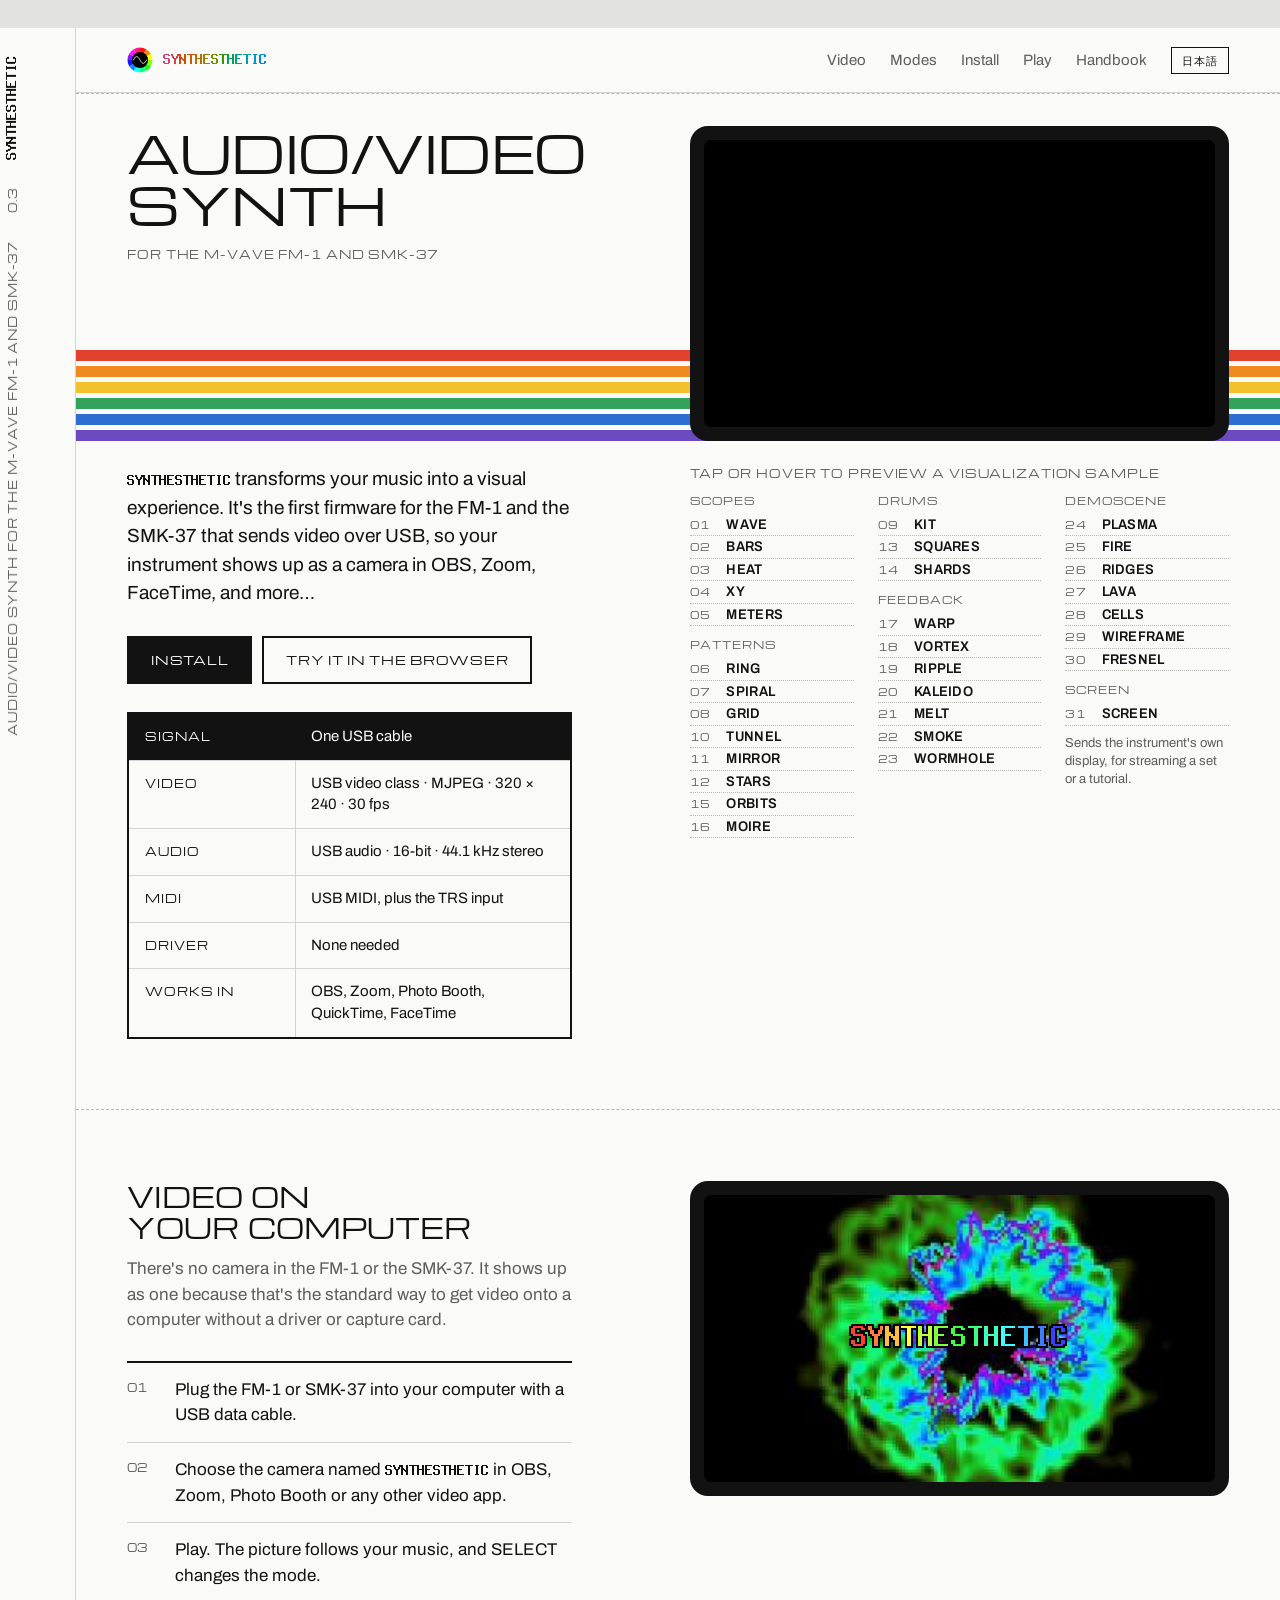
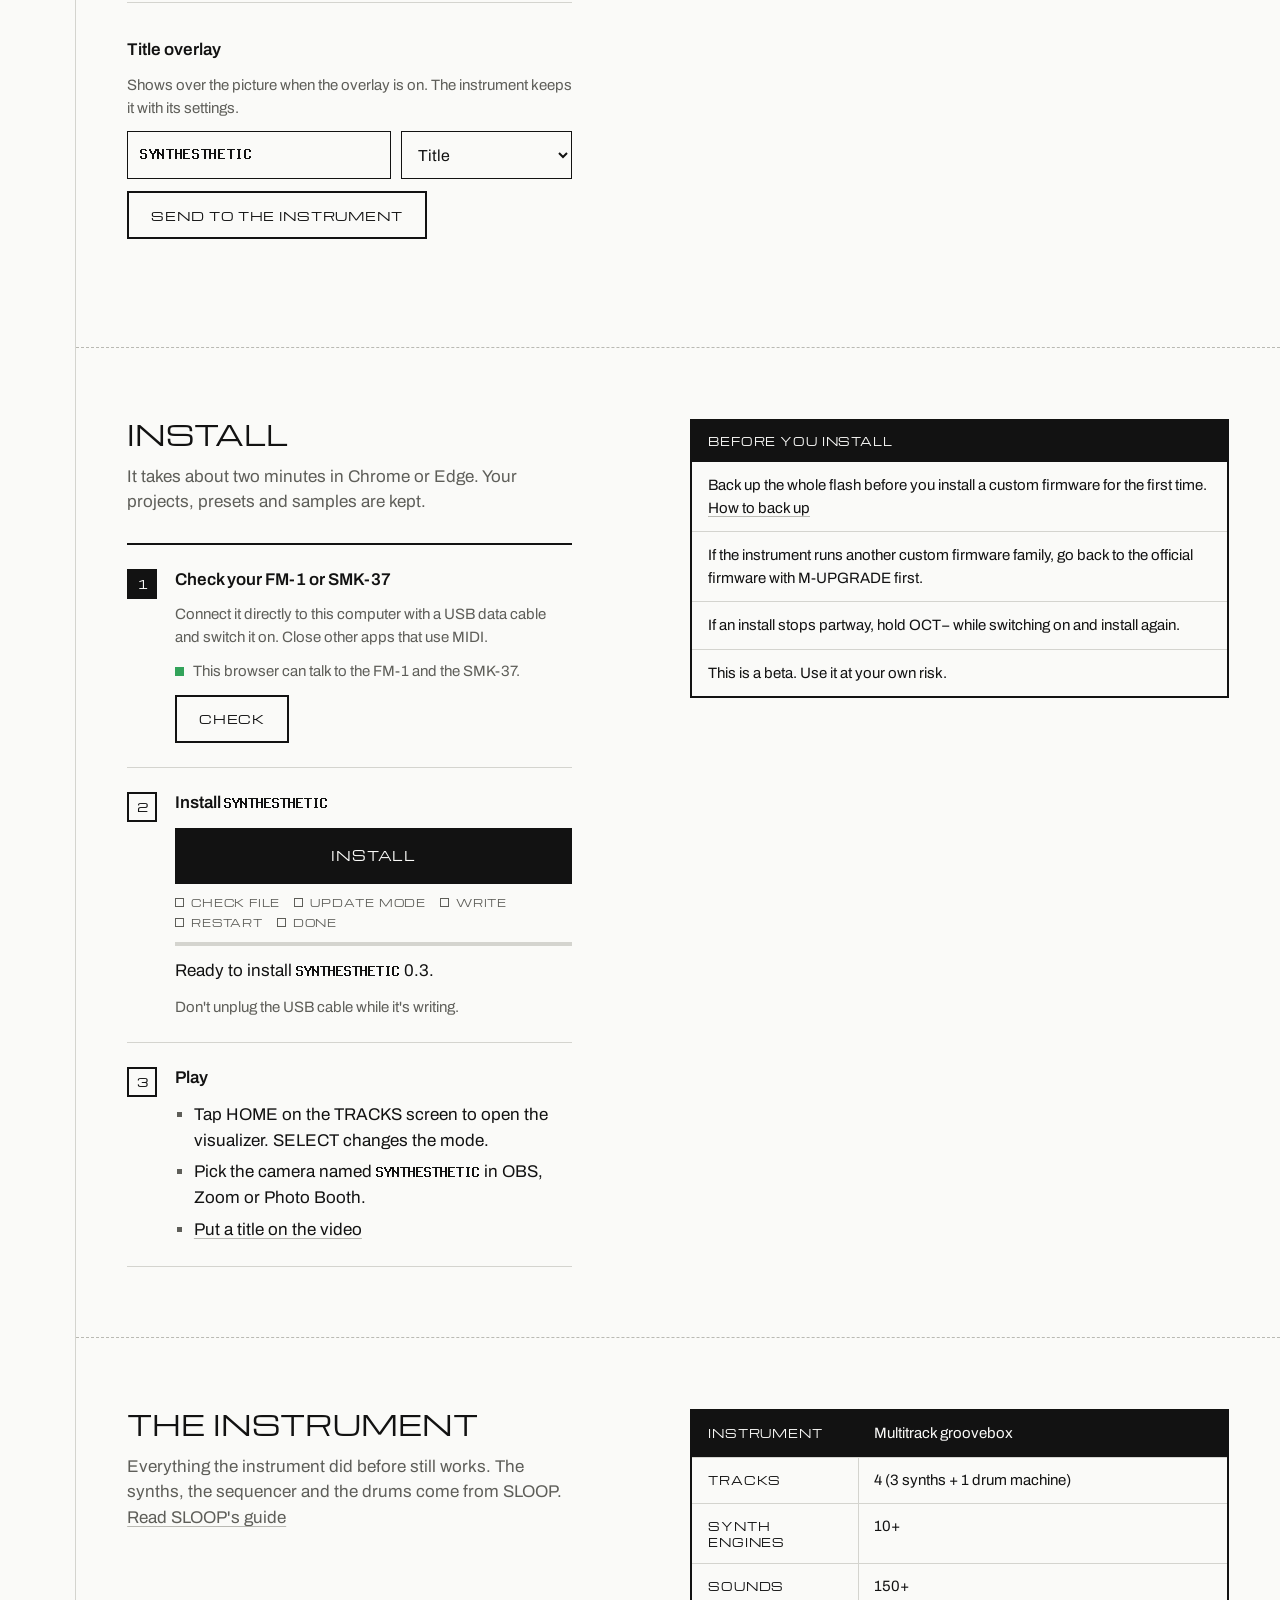
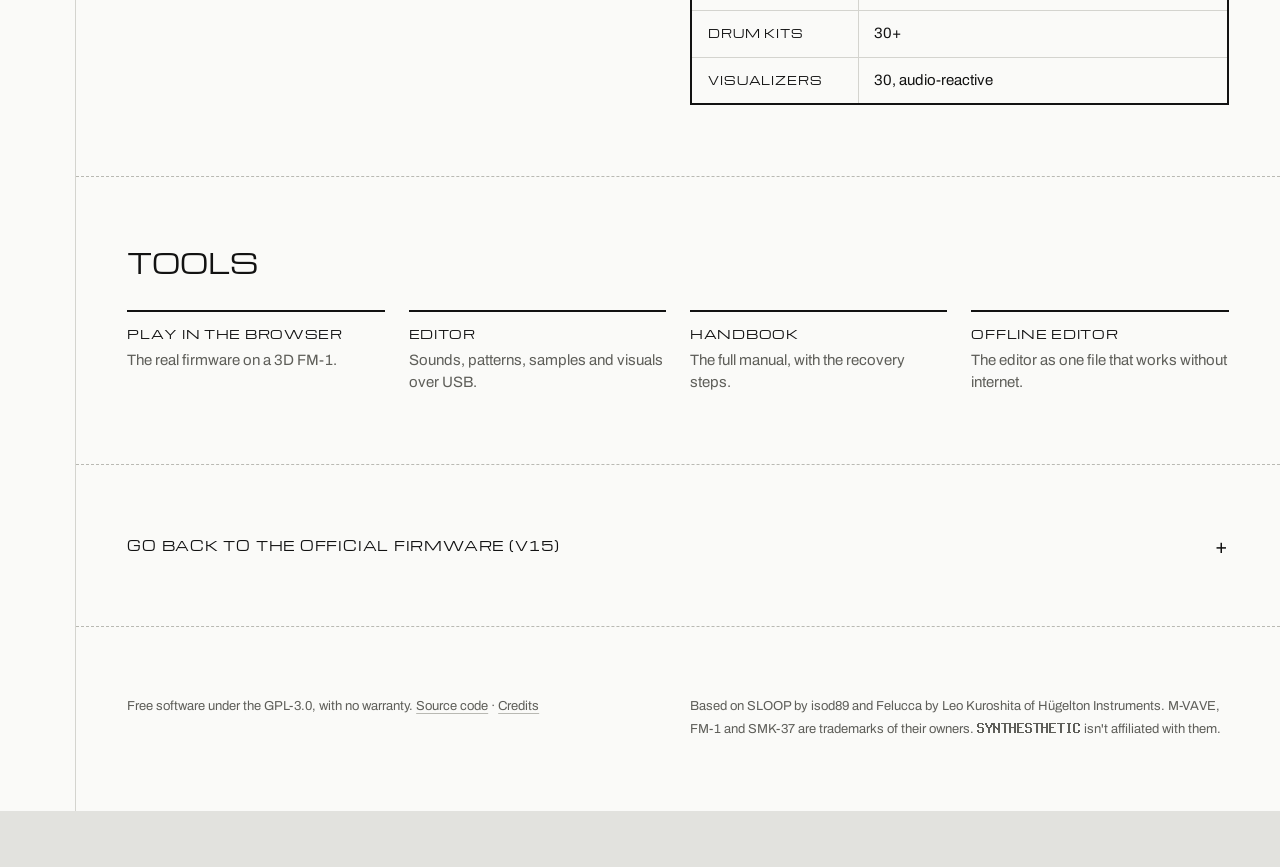
<file: docs/webapp/installer/index.html>
<!doctype html>
<!-- SPDX-License-Identifier: GPL-3.0-only
     Copyright (C) 2026 Leo Kuroshita (@kurogedelic), Hügelton Instruments; this page's design: Synthesthetic -->
<html lang="en">
<head>
<meta charset="utf-8">
<meta name="viewport" content="width=device-width, initial-scale=1, viewport-fit=cover">
<title>Synthesthetic installer</title>
<meta name="description" content="Synthesthetic turns the M-VAVE FM-1 into an audio/video synth. It's the first FM-1 firmware that sends video over USB, so its 30 visualizers show up as a camera in OBS, Zoom and FaceTime. Install it from this page.">
<meta property="og:type" content="website">
<meta property="og:site_name" content="Synthesthetic">
<meta property="og:title" content="Synthesthetic, an audio/video synth for the M-VAVE FM-1 and SMK-37">
<meta property="og:description" content="The first firmware for the FM-1 and the SMK-37 that sends video over USB. Its 30 visualizers react to your music and show up as a camera in OBS, Zoom, FaceTime and more.">
<meta property="og:image" content="https://michaeljsmalley.github.io/synthesthetic/og.png?v=0.3">
<meta property="og:image:width" content="1200">
<meta property="og:image:height" content="630">
<meta property="og:image:alt" content="The Synthesthetic logo, the words audio/video synth for the M-VAVE FM-1 and SMK-37, and a visualizer playing in a black window over rainbow stripes">
<meta name="twitter:card" content="summary_large_image">
<!--PWA--><link rel="manifest" href="../synthesthetic.webmanifest"><meta name="theme-color" content="#e2e2de"><link rel="icon" href="../icon-192.png"><!--/PWA-->
<link rel="preconnect" href="https://fonts.googleapis.com">
<link rel="preconnect" href="https://fonts.gstatic.com" crossorigin>
<link rel="stylesheet" href="https://fonts.googleapis.com/css2?family=Archivo:wdth,wght@62..125,100..900&amp;family=Michroma&amp;display=swap">
<style>
  /* Synthesthetic's site, after a 1980s cassette inlay card. Each page is a printed card lying on a desk, with a spine
     down its left edge and panels divided by fold lines. It has Swiss typesetting, an extended face for labels, a band
     of six color stripes, black windows onto the FM-1's picture and blocks of technical data. One theme, the printed
     card. web/make_site.py inlines this file in every page.
     Layout: the front of the card is a 12-column grid with the same side padding in every panel, so column edges run
     unbroken from the top of the page to the bottom. A page splits its panels at one column (the installer at 7, the
     Play page at 9), words on the left, pictures and data on the right. */
  /* Terminus, the FM-1's screen font: copyright Dimitar Toshkov Zhekov, under the SIL Open Font License 1.1 */
  @font-face { font-family: "FM-1 Terminus"; src: url([data-uri]) format("truetype"); font-display: swap; }
  :root {
    color-scheme: light;
    --desk: #e2e2de;       /* what the card lies on */
    --card: #fafaf8;       /* the card */
    --ink: #121212;
    --gray: #5e5e59;       /* secondary text */
    --line: #d4d4cf;       /* hairlines */
    --fold: #b9b9b3;       /* fold lines and dotted leaders */
    --raised: #ededea;     /* a recessed field: code, an inactive key */
    --s1: #e2412d; --s2: #ef8a22; --s3: #f2c12e; --s4: #32a35a; --s5: #2d6cd0; --s6: #6c4ac0;   /* the stripes */
    --good: #1f7a3d; --bad: #b8322a;   /* status text (the stripes' green and red are too light for text) */
    --screen: #000;
    --rl: .6;              /* the rainbow letters' lightness (oklch) */
    --ext: "Michroma", "Eurostile", "Helvetica Neue", Arial, sans-serif;   /* labels and headings, in capitals */
    --sans: "Archivo", "Helvetica Neue", Arial, sans-serif;               /* reading */
    --pixel: "FM-1 Terminus", ui-monospace, Menlo, Consolas, monospace;   /* the name, and text on a screen */
    --mono: ui-monospace, Menlo, Consolas, monospace;
    --spine: 76px;
    --pad: clamp(20px, 4vw, 56px);     /* every panel's side padding */
    --gap: 24px;                       /* the gutter between columns */
    --panel: clamp(48px, 5.5vw, 72px); /* a panel's top and bottom padding */
  }
  * { box-sizing: border-box; }
  html { -webkit-text-size-adjust: 100%; scroll-behavior: smooth; scroll-padding-top: 80px; }
  body { margin: 0; background: var(--desk); color: var(--ink); font: 400 17px/1.5 var(--sans); }
  a { color: inherit; text-decoration: underline; text-decoration-thickness: 1px; text-decoration-color: var(--fold); text-underline-offset: 3px; }
  a:hover { text-decoration-color: currentColor; }
  :focus-visible { outline: 2px solid var(--s5); outline-offset: 2px; }
  [hidden] { display: none !important; }
  h1, h2, h3, p { margin: 0; }
  h1, h2, h3 { text-wrap: balance; }
  .sr { position: absolute; width: 1px; height: 1px; overflow: hidden; clip-path: inset(50%); white-space: nowrap; }

  /* the card, its spine, its panels */
  .card { max-width: 1360px; margin: 28px auto 56px; background: var(--card); display: grid; grid-template-columns: var(--spine) minmax(0, 1fr); }
  .spine { border-right: 1px solid var(--line); }
  .spine p { position: sticky; top: 0; display: flex; align-items: center; gap: 28px; padding: 28px 0 28px; margin-inline: auto; width: max-content;
             writing-mode: vertical-rl; transform: rotate(180deg); white-space: nowrap; }
  .spine p > :first-child { order: 2; }
  :lang(ja) .spine p { transform: none; }                   /* (Japanese runs top to bottom, upright) */
  :lang(ja) .spine p > :first-child { order: 0; }
  .front { min-width: 0; }
  .panel { padding: var(--panel) var(--pad); border-top: 1px dashed var(--fold); }
  .grid { display: grid; grid-template-columns: repeat(12, minmax(0, 1fr)); column-gap: var(--gap); }

  /* type */
  .ext, .label { font-family: var(--ext); font-weight: 400; text-transform: uppercase; }
  .label { font-size: 11px; line-height: 1.5; letter-spacing: .08em; color: var(--gray); }
  h1 { font: 400 clamp(32px, 3.9vw, 56px)/1.04 var(--ext); text-transform: uppercase; letter-spacing: -.01em; }
  h2 { font: 400 clamp(22px, 2.1vw, 28px)/1.15 var(--ext); text-transform: uppercase; }
  h3 { font: 600 17px/1.35 var(--sans); }
  .lede { font-size: 19px; line-height: 1.5; }
  .note { font-size: 15px; color: var(--gray); }
  .head { display: grid; gap: 14px; align-content: start; }
  .head p { color: var(--gray); }
  :lang(ja) .ext, :lang(ja) .label, :lang(ja) h1, :lang(ja) h2, :lang(ja) .btn { letter-spacing: 0; }

  /* the name as the FM-1 prints it: the screen's pixel face, in capitals, at the nearest whole multiple of its 16 px */
  .brand { font-family: var(--pixel); font-weight: normal; font-style: normal; text-transform: uppercase; letter-spacing: 0; }
  @supports (font-size: round(nearest, 1em, 16px)) { .brand { font-size: max(16px, round(nearest, 1em, 16px)); } }
  /* the rainbow, as on the FM-1's boot screen: each letter its own hue (--o), all turning together (--h) */
  @property --h { syntax: "<number>"; inherits: true; initial-value: 0; }
  @keyframes hueturn { to { --h: 360; } }
  .rainbow { animation: hueturn 4s linear infinite; }
  .rainbow span { color: hsl(calc(var(--h) + var(--o, 0)) 80% 45%); color: oklch(var(--rl) .19 calc(var(--h) + var(--o, 0))); }
  /* (Chrome paints the text of a visited link in a color that never animates, white here: in a link, each letter's
     hue is a background clipped to its glyph instead) */
  a .rainbow span { background-color: hsl(calc(var(--h) + var(--o, 0)) 80% 45%); background-color: oklch(var(--rl) .19 calc(var(--h) + var(--o, 0)));
                    -webkit-background-clip: text; background-clip: text; color: transparent; }

  /* the bar: the logo at column 1, the links ending at column 12 */
  header.bar { position: sticky; top: 0; z-index: 20; padding: 0 var(--pad); background: var(--card); border-bottom: 1px solid var(--line); }
  header.bar .grid { min-height: 64px; align-items: center; }
  .logo { grid-column: 1 / span 4; justify-self: start; display: inline-flex; align-items: center; gap: 10px; text-decoration: none; color: var(--ink); }
  .logo .mark { display: block; width: 26px; height: 26px; flex: none; }
  .logo .word { font-size: 16px; line-height: 1; white-space: nowrap; }
  nav { grid-column: 5 / span 8; justify-self: end; display: flex; align-items: center; flex-wrap: wrap; gap: 4px 24px; font-size: 15px; }
  nav a { color: var(--gray); text-decoration: none; padding-block: 8px; }
  nav a:hover, nav a[aria-current="page"] { color: var(--ink); }
  nav a[aria-current="page"] { box-shadow: inset 0 -2px var(--ink); }
  nav button { font: 400 11px/1 var(--ext); letter-spacing: .08em; color: var(--ink); background: none; border: 1px solid var(--ink); padding: 7px 10px; cursor: pointer; }
  nav button:hover { background: var(--ink); color: var(--card); }

  /* the stripes */
  .stripes { display: grid; gap: 5px; }
  .stripes i { display: block; height: 11px; }
  .stripes i:nth-child(1) { background: var(--s1); } .stripes i:nth-child(2) { background: var(--s2); } .stripes i:nth-child(3) { background: var(--s3); }
  .stripes i:nth-child(4) { background: var(--s4); } .stripes i:nth-child(5) { background: var(--s5); } .stripes i:nth-child(6) { background: var(--s6); }
  .bleed { margin-inline: calc(-1 * var(--pad)); }

  /* a window onto a screen */
  .window { padding: 14px; background: var(--ink); border-radius: 18px; }
  .display { position: relative; aspect-ratio: 16 / 9; width: 100%; overflow: hidden; background: var(--screen) center / cover no-repeat; border-radius: 7px; }
  .display .id { position: absolute; left: 3%; bottom: 5%; padding: 4px 6px; font: 16px/1 var(--pixel); color: #fff; background: rgb(0 0 0 / .55); }

  /* a block of technical data: a label column in the extended face, a hairline, the value */
  .specs { margin: 0; border: 2px solid var(--ink); }
  .specs > div { display: grid; grid-template-columns: 9.75em minmax(0, 1fr); align-items: baseline;
                 background: linear-gradient(var(--line), var(--line)) 9.75em 0 / 1px 100% no-repeat; }
  .specs > div + div { border-top: 1px solid var(--line); }
  .specs dt { padding: 13px 16px; font: 400 11px/1.4 var(--ext); letter-spacing: .08em; text-transform: uppercase; }
  .specs dd { margin: 0; padding: 12px 16px; font-size: 15px; line-height: 1.45; }
  .specs > .top { background: var(--ink); color: var(--card); }

  /* controls: rectangles, as printed */
  .btn { display: inline-flex; align-items: center; justify-content: center; gap: 10px; min-height: 48px; padding: 14px 22px; border: 2px solid var(--ink);
         background: none; color: var(--ink); font: 400 12px/1.25 var(--ext); letter-spacing: .06em; text-transform: uppercase; text-decoration: none; cursor: pointer; }
  .btn:hover:not(:disabled) { background: var(--ink); color: var(--card); }
  .btn.primary { background: var(--ink); color: var(--card); }
  .btn.primary:hover:not(:disabled) { background: #333; border-color: #333; }
  .btn:disabled { color: var(--gray); border-color: var(--line); background: none; cursor: default; }
  .btn.small { min-height: 38px; padding: 9px 14px; font-size: 11px; }
  .row { display: flex; flex-wrap: wrap; gap: 10px; align-items: center; }
  input[type="text"], select { min-height: 48px; padding: 12px; font: 16px/1.2 var(--sans); color: var(--ink); background: var(--card);
                               border: 1px solid var(--ink); border-radius: 0; min-width: 0; }
  input[type="checkbox"] { accent-color: var(--ink); width: 16px; height: 16px; margin: 0; }

  /* what a status line says, with a lamp: green for done, orange for take care, red for trouble */
  .tone-good { --lamp: var(--s4); } .tone-warn { --lamp: var(--s2); } .tone-bad { --lamp: var(--s1); color: var(--bad); }
  .tone-good::before, .tone-warn::before, .tone-bad::before { content: ""; display: inline-block; width: 9px; height: 9px; margin-right: 9px; background: var(--lamp); }

  footer.panel { font-size: 13px; color: var(--gray); }
  footer .grid { row-gap: 8px; }
  footer p { grid-column: 1 / span 5; }
  footer p + p { grid-column: 7 / span 6; }

  @media (max-width: 980px) {
    body { background: var(--card); }
    .card { margin: 0; grid-template-columns: minmax(0, 1fr); }
    .spine { display: none; }
    .grid > * { grid-column: 1 / -1 !important; }
    header.bar .grid { row-gap: 0; padding-block: 8px; }
    nav { justify-self: start; }
    footer p { grid-column: 1 / -1; }
  }
  @media (max-width: 640px) {
    header.bar { position: static; }
    html { scroll-padding-top: 12px; }
    nav .opt { display: none; }
  }
  @media (prefers-reduced-motion: reduce) {
    html { scroll-behavior: auto; }
    .rainbow { animation: none; }
  }

  /* The installer: words in columns 1 to 5, pictures and data in 7 to 12, the same in every panel. The hero: the title and the video window on one band, the stripes running
     behind the window to both edges of the card. Under them the words and the technical data on the left, and on the
     right the 31 modes, right under the window that shows them. Then the video on your computer, the install, the instrument, the
     tools and the way back to V15. */
  .hero { padding-top: 32px; }
  .band { position: relative; }
  .titles { grid-column: 1 / span 6; align-self: start; display: grid; gap: 16px; }
  .band .stripes { position: absolute; left: calc(-1 * var(--pad)); right: calc(-1 * var(--pad)); bottom: 0; }
  .band .window { grid-column: 7 / span 6; position: relative; z-index: 1; }
  .ch { position: absolute; inset: 0; background-image: url(channels.jpg); background-repeat: no-repeat; opacity: 0; }
  .ch b { position: absolute; left: 3%; bottom: 5%; padding: 4px 6px; font: 16px/1 var(--pixel); font-weight: normal; color: #fff; background: rgb(0 0 0 / .55); }
  .ch { background-size: 100% 1200%; animation: chan 30s linear infinite; }
  @keyframes chan { 0% { opacity: 0; } 1.167% { opacity: 1; } 7.500% { opacity: 1; } 8.333% { opacity: 0; } 100% { opacity: 0; } }
  @media (prefers-reduced-motion: reduce) { .ch { animation: none; } .ch:first-child { opacity: 1; } }
  .window .pick { position: absolute; inset: 14px; width: auto; aspect-ratio: auto; z-index: 1; }
  .under { margin-top: 24px; align-items: start; }
  .words { grid-column: 1 / span 5; display: grid; gap: 28px; }
  .cta { display: flex; flex-wrap: wrap; gap: 10px; }
  .modes { grid-column: 7 / span 6; display: grid; gap: 12px; }
  .contents { display: grid; grid-template-columns: repeat(3, minmax(0, 1fr)); column-gap: var(--gap); }
  .group + .group { margin-top: 12px; }
  .group h3 { margin-bottom: 6px; font: 400 10px/1.4 var(--ext); letter-spacing: .1em; text-transform: uppercase; color: var(--gray); }
  .tracks { list-style: none; margin: 0; padding: 0; }
  .tracks button { display: grid; grid-template-columns: 2.6em minmax(0, 1fr); align-items: baseline; width: 100%; padding: 2px 0; border: 0;
                   border-bottom: 1px dotted var(--fold); background: none; color: var(--ink); text-align: left; cursor: pointer;
                   font: 600 14px/1.25 var(--sans); font-variation-settings: "wdth" 92; letter-spacing: .02em; }
  .tracks button span { font: 400 10px/1 var(--ext); letter-spacing: .04em; color: var(--gray); }
  .tracks button:hover, .tracks button[aria-pressed="true"] { color: var(--s1); }
  .tracks button[aria-pressed="true"] span { color: var(--s1); }
  .group .note { margin-top: 8px; font-size: 13px; line-height: 1.4; }

  .split { align-items: start; row-gap: 32px; }
  .split > .l { grid-column: 1 / span 5; }
  .split > .r { grid-column: 7 / span 6; }
  .head + .numbered, .head + .steps { margin-top: 28px; }
  .numbered { list-style: none; margin: 0; padding: 0; counter-reset: n; border-top: 2px solid var(--ink); }
  .numbered > li { counter-increment: n; display: grid; grid-template-columns: 48px minmax(0, 1fr); padding: 14px 0; border-bottom: 1px solid var(--line); }
  .numbered > li::before { content: counter(n, decimal-leading-zero); font: 400 11px/1.9 var(--ext); color: var(--gray); }
  .titlectl { display: grid; gap: 12px; margin-top: 36px; }
  #vj-text { flex: 1 1 220px; font: 16px/1.2 var(--pixel); text-transform: uppercase; letter-spacing: .04em; }
  #vj-ov { flex: 0 1 auto; }
  #vj-go { justify-self: start; }
  .vjscreen { display: grid; place-items: center; background-image: url(title-bg.jpg); }
  .vjprev { position: relative; z-index: 1; padding: 0 4%; text-align: center; overflow-wrap: anywhere; font: 16px/1.1 var(--pixel); letter-spacing: .02em;
            animation: hueturn 4s linear infinite;
            text-shadow: -2px 0 #000, 2px 0 #000, 0 -2px #000, 0 2px #000, -2px -2px #000, 2px 2px #000, -2px 2px #000, 2px -2px #000; }
  .vjprev span { color: hsl(calc(var(--h) + var(--o, 0)) 100% 62%); }
  .vjprev.off { font: 14px/1.4 var(--sans); color: #fff; background: rgb(0 0 0 / .6); padding: 8px 12px; animation: none; text-shadow: none; }

  .steps { list-style: none; margin: 0; padding: 0; border-top: 2px solid var(--ink); }
  .step { display: grid; grid-template-columns: 48px minmax(0, 1fr); padding: 24px 0; border-bottom: 1px solid var(--line); }
  .step .num { width: 30px; height: 30px; display: grid; place-items: center; border: 2px solid var(--ink); font: 400 12px/1 var(--ext); }
  .step.now .num { background: var(--ink); color: var(--card); }
  .step.ok .num { background: var(--s4); border-color: var(--s4); color: #fff; }
  .step-body { display: grid; gap: 12px; align-content: start; min-width: 0; }
  .result:empty { display: none; }
  #go { width: 100%; min-height: 56px; font-size: 13px; }
  .phases { list-style: none; margin: 0; padding: 0; display: flex; flex-wrap: wrap; gap: 6px 14px; font: 400 10px/1.4 var(--ext); letter-spacing: .08em;
            text-transform: uppercase; color: var(--gray); }
  .phases li { display: flex; align-items: center; gap: 7px; }
  .phases li::before { content: ""; width: 9px; height: 9px; box-shadow: inset 0 0 0 1px var(--gray); }
  .phases li[data-state="on"], .phases li[data-state="ok"] { color: var(--ink); }
  .phases li[data-state="on"]::before { background: var(--s2); box-shadow: none; animation: blink 1s steps(2, start) infinite; }
  .phases li[data-state="ok"]::before { background: var(--s4); box-shadow: none; }
  .phases li[data-state="bad"] { color: var(--bad); }
  .phases li[data-state="bad"]::before { background: var(--s1); box-shadow: none; }
  @keyframes blink { to { visibility: hidden; } }
  progress { -webkit-appearance: none; appearance: none; display: block; width: 100%; height: 4px; border: 0; background: var(--line); }
  progress::-webkit-progress-bar { background: var(--line); }
  progress::-webkit-progress-value { background: var(--ink); }
  progress::-moz-progress-bar { background: var(--ink); }
  .status { min-height: 1.5em; font-variant-numeric: tabular-nums; }
  details.log summary { cursor: pointer; color: var(--gray); font-size: 13px; }
  details.log pre { margin: 8px 0 0; color: var(--gray); font: 12px/1.45 var(--mono); white-space: pre-wrap; max-height: 180px; overflow: auto; }
  .next { margin: 0; padding-left: 1.1em; display: grid; gap: 6px; list-style: square; }
  .next li::marker { color: var(--gray); }
  .box { border: 2px solid var(--ink); }
  .box h3 { padding: 13px 16px; background: var(--ink); color: var(--card); font: 400 11px/1.4 var(--ext); letter-spacing: .08em; text-transform: uppercase; }
  .box ul { list-style: none; margin: 0; padding: 0; }
  .box li { padding: 12px 16px; font-size: 15px; }
  .box li + li { border-top: 1px solid var(--line); }

  .tool-list { list-style: none; margin: 32px 0 0; padding: 0; row-gap: 24px; }
  .tool-list li { grid-column: span 3; display: flex; }
  .tool { flex: 1; display: grid; gap: 6px; align-content: start; padding: 14px 0 0; border-top: 2px solid var(--ink); color: var(--ink); text-decoration: none; }
  .tool b { font: 400 12px/1.4 var(--ext); letter-spacing: .06em; text-transform: uppercase; }
  .tool span { color: var(--gray); font-size: 15px; }
  .tool:hover b { text-decoration: underline; text-underline-offset: 4px; }
  #app-li { margin-top: 24px; }

  details.stockbox > summary { display: flex; justify-content: space-between; gap: 16px; cursor: pointer; list-style: none; font: 400 13px/1.4 var(--ext);
                               letter-spacing: .06em; text-transform: uppercase; }
  details.stockbox > summary::-webkit-details-marker { display: none; }
  details.stockbox > summary::after { content: "+"; font-family: var(--sans); font-size: 20px; line-height: 1; }
  details.stockbox[open] > summary::after { content: "\2212"; }
  .stock .grid { margin-top: 28px; row-gap: 24px; }
  .stock .grid > div { display: grid; gap: 12px; align-content: start; }
  .stock .grid > div:first-child { grid-column: 1 / span 5; }
  .stock .grid > div:last-child { grid-column: 7 / span 6; }
  .stock p { color: var(--gray); font-size: 15px; max-width: 60ch; }
  .stock label { color: var(--ink); }
  #stock-file { font: 14px/1.4 var(--sans); color: var(--gray); max-width: 100%; }
  #stock-file::file-selector-button { margin-right: 10px; padding: 8px 12px; font: 400 11px/1.2 var(--ext); letter-spacing: .06em; text-transform: uppercase;
                                      color: var(--ink); background: none; border: 2px solid var(--ink); cursor: pointer; }
  #stock-go, .stock .btn { justify-self: start; }

  @media (min-width: 700px) { .vjprev:not(.off) { font-size: 32px; } }
  @media (max-width: 980px) {
    .band .stripes { position: static; margin: 28px calc(-1 * var(--pad)); }
    .band { row-gap: 0; }
    .modes { margin-top: 40px; }
    .tool-list li { grid-column: span 6 !important; }
  }
  @media (max-width: 560px) {
    .contents { grid-template-columns: repeat(2, minmax(0, 1fr)); }
    .tool-list li { grid-column: 1 / -1 !important; }
  }
  @media (prefers-reduced-motion: reduce) { .vjprev, .phases li[data-state="on"]::before { animation: none; } }
</style>
</head>
<body>
<div class="card">
  <aside class="spine" aria-hidden="true"><p><span class="brand">Synthesthetic</span><span class="label" data-t="spine"></span><span class="label">0.3</span></p></aside>
  <div class="front">
    <header class="bar">
      <div class="grid">
        <a class="logo" href="#top" aria-label="Synthesthetic"><svg class="mark" viewBox="0 0 200 200" aria-hidden="true"><path d="M100.0,100.0 L100.0,4.0 A96.0,96.0 0 0 1 148.0,16.9 Z" fill="#FF1414"/>
<path d="M100.0,100.0 L148.0,16.9 A96.0,96.0 0 0 1 183.1,52.0 Z" fill="#FF8A14"/>
<path d="M100.0,100.0 L183.1,52.0 A96.0,96.0 0 0 1 196.0,100.0 Z" fill="#FFFF14"/>
<path d="M100.0,100.0 L196.0,100.0 A96.0,96.0 0 0 1 183.1,148.0 Z" fill="#8AFF14"/>
<path d="M100.0,100.0 L183.1,148.0 A96.0,96.0 0 0 1 148.0,183.1 Z" fill="#14FF14"/>
<path d="M100.0,100.0 L148.0,183.1 A96.0,96.0 0 0 1 100.0,196.0 Z" fill="#14FF8A"/>
<path d="M100.0,100.0 L100.0,196.0 A96.0,96.0 0 0 1 52.0,183.1 Z" fill="#14FFFF"/>
<path d="M100.0,100.0 L52.0,183.1 A96.0,96.0 0 0 1 16.9,148.0 Z" fill="#148AFF"/>
<path d="M100.0,100.0 L16.9,148.0 A96.0,96.0 0 0 1 4.0,100.0 Z" fill="#1414FF"/>
<path d="M100.0,100.0 L4.0,100.0 A96.0,96.0 0 0 1 16.9,52.0 Z" fill="#8A14FF"/>
<path d="M100.0,100.0 L16.9,52.0 A96.0,96.0 0 0 1 52.0,16.9 Z" fill="#FF14FF"/>
<path d="M100.0,100.0 L52.0,16.9 A96.0,96.0 0 0 1 100.0,4.0 Z" fill="#FF148A"/>
<circle cx="100.0" cy="100.0" r="62.0" fill="#000"/>
<polyline points="49.2,100.0 52.3,94.9 55.5,90.0 58.7,85.5 61.9,81.6 65.0,78.3 68.2,75.9 71.4,74.5 74.6,74.0 77.8,74.5 80.9,75.9 84.1,78.3 87.3,81.6 90.5,85.5 93.6,90.0 96.8,94.9 100.0,100.0 103.2,105.1 106.4,110.0 109.5,114.5 112.7,118.4 115.9,121.7 119.1,124.1 122.2,125.5 125.4,126.0 128.6,125.5 131.8,124.1 135.0,121.7 138.1,118.4 141.3,114.5 144.5,110.0 147.7,105.1 150.8,100.0" fill="none" stroke="#F2F2F2" stroke-width="7.1" stroke-linejoin="round" stroke-linecap="round"/></svg><span class="word brand rainbow" aria-hidden="true"><span style="--o: 0">S</span><span style="--o: 20">Y</span><span style="--o: 40">N</span><span style="--o: 60">T</span><span style="--o: 80">H</span><span style="--o: 100">E</span><span style="--o: 120">S</span><span style="--o: 140">T</span><span style="--o: 160">H</span><span style="--o: 180">E</span><span style="--o: 200">T</span><span style="--o: 220">I</span><span style="--o: 240">C</span></span></a>
        <nav aria-label="Site"><a href="#video" data-t="navVideo"></a><a href="#modes" data-t="navModes"></a><a href="#install" data-t="navInstall"></a><a href="../../play/" data-t="navPlay"></a><a class="opt" href="../../handbook/" data-t="navHandbook"></a><button id="lang" type="button"></button></nav>
      </div>
    </header>
    <main id="top">
      
      
      <section class="panel hero" aria-labelledby="hero-h">
        <div class="grid band">
          <div class="titles"><h1 id="hero-h" data-t="heroHead"></h1><p class="label" data-t="heroSub"></p></div>
          <div class="stripes" aria-hidden="true"><i></i><i></i><i></i><i></i><i></i><i></i></div>
          <div class="window">
            <div class="display monitor" role="img" aria-label="The FM-1's video, changing modes: WARP, KALEIDO, FIRE, SCREEN, LAVA, SPIRAL, FRESNEL, WIREFRAME, PLASMA, KIT, TUNNEL, BARS"><div class="ch" style="background-position: 0 0.0000%; animation-delay: 0s"><b>17/31 WARP</b></div><div class="ch" style="background-position: 0 9.0909%; animation-delay: 2.5s"><b>20/31 KALEIDO</b></div><div class="ch" style="background-position: 0 18.1818%; animation-delay: 5s"><b>25/31 FIRE</b></div><div class="ch" style="background-position: 0 27.2727%; animation-delay: 7.5s"><b>31/31 SCREEN</b></div><div class="ch" style="background-position: 0 36.3636%; animation-delay: 10s"><b>27/31 LAVA</b></div><div class="ch" style="background-position: 0 45.4545%; animation-delay: 12.5s"><b>07/31 SPIRAL</b></div><div class="ch" style="background-position: 0 54.5455%; animation-delay: 15s"><b>30/31 FRESNEL</b></div><div class="ch" style="background-position: 0 63.6364%; animation-delay: 17.5s"><b>29/31 WIREFRAME</b></div><div class="ch" style="background-position: 0 72.7273%; animation-delay: 20s"><b>24/31 PLASMA</b></div><div class="ch" style="background-position: 0 81.8182%; animation-delay: 22.5s"><b>09/31 KIT</b></div><div class="ch" style="background-position: 0 90.9091%; animation-delay: 25s"><b>10/31 TUNNEL</b></div><div class="ch" style="background-position: 0 100.0000%; animation-delay: 27.5s"><b>02/31 BARS</b></div></div>
            <div class="display pick" id="mode-screen" hidden><span class="id" id="mode-id"></span></div>
          </div>
        </div>
        <div class="grid under">
          <div class="words">
            <p class="lede" data-t="heroLede"></p>
            <div class="cta"><a class="btn primary" href="#install" data-t="ctaInstall"></a><a class="btn" href="../../play/" data-t="ctaPlay"></a></div>
            <dl class="specs">
              <div class="top"><dt data-t="specSignal"></dt><dd data-t="specSignalV"></dd></div>
              <div><dt data-t="specVideo"></dt><dd>USB video class · MJPEG · 320 × 240 · 30 fps</dd></div>
              <div><dt data-t="specAudio"></dt><dd data-t="specAudioV"></dd></div>
              <div><dt>MIDI</dt><dd data-t="specMidiV"></dd></div>
              <div><dt data-t="specDriver"></dt><dd data-t="specDriverV"></dd></div>
              <div><dt data-t="specApps"></dt><dd>OBS, Zoom, Photo Booth, QuickTime, FaceTime</dd></div>
            </dl>
          </div>
          <section class="modes" id="modes" aria-labelledby="modes-h">
            <h2 class="label" id="modes-h" data-t="modesHint"></h2>
            <div class="contents"><div><div class="group"><h3 data-t="grpScopes"></h3><ol class="tracks"><li><button type="button" data-mode="01" data-name="WAVE" aria-pressed="false"><span>01</span>WAVE</button></li><li><button type="button" data-mode="02" data-name="BARS" aria-pressed="false"><span>02</span>BARS</button></li><li><button type="button" data-mode="03" data-name="HEAT" aria-pressed="false"><span>03</span>HEAT</button></li><li><button type="button" data-mode="04" data-name="XY" aria-pressed="false"><span>04</span>XY</button></li><li><button type="button" data-mode="05" data-name="METERS" aria-pressed="false"><span>05</span>METERS</button></li></ol></div><div class="group"><h3 data-t="grpPatterns"></h3><ol class="tracks"><li><button type="button" data-mode="06" data-name="RING" aria-pressed="false"><span>06</span>RING</button></li><li><button type="button" data-mode="07" data-name="SPIRAL" aria-pressed="false"><span>07</span>SPIRAL</button></li><li><button type="button" data-mode="08" data-name="GRID" aria-pressed="false"><span>08</span>GRID</button></li><li><button type="button" data-mode="10" data-name="TUNNEL" aria-pressed="false"><span>10</span>TUNNEL</button></li><li><button type="button" data-mode="11" data-name="MIRROR" aria-pressed="false"><span>11</span>MIRROR</button></li><li><button type="button" data-mode="12" data-name="STARS" aria-pressed="false"><span>12</span>STARS</button></li><li><button type="button" data-mode="15" data-name="ORBITS" aria-pressed="false"><span>15</span>ORBITS</button></li><li><button type="button" data-mode="16" data-name="MOIRE" aria-pressed="false"><span>16</span>MOIRE</button></li></ol></div></div><div><div class="group"><h3 data-t="grpDrums"></h3><ol class="tracks"><li><button type="button" data-mode="09" data-name="KIT" aria-pressed="false"><span>09</span>KIT</button></li><li><button type="button" data-mode="13" data-name="SQUARES" aria-pressed="false"><span>13</span>SQUARES</button></li><li><button type="button" data-mode="14" data-name="SHARDS" aria-pressed="false"><span>14</span>SHARDS</button></li></ol></div><div class="group"><h3 data-t="grpFeedback"></h3><ol class="tracks"><li><button type="button" data-mode="17" data-name="WARP" aria-pressed="false"><span>17</span>WARP</button></li><li><button type="button" data-mode="18" data-name="VORTEX" aria-pressed="false"><span>18</span>VORTEX</button></li><li><button type="button" data-mode="19" data-name="RIPPLE" aria-pressed="false"><span>19</span>RIPPLE</button></li><li><button type="button" data-mode="20" data-name="KALEIDO" aria-pressed="false"><span>20</span>KALEIDO</button></li><li><button type="button" data-mode="21" data-name="MELT" aria-pressed="false"><span>21</span>MELT</button></li><li><button type="button" data-mode="22" data-name="SMOKE" aria-pressed="false"><span>22</span>SMOKE</button></li><li><button type="button" data-mode="23" data-name="WORMHOLE" aria-pressed="false"><span>23</span>WORMHOLE</button></li></ol></div></div><div><div class="group"><h3 data-t="grpDemoscene"></h3><ol class="tracks"><li><button type="button" data-mode="24" data-name="PLASMA" aria-pressed="false"><span>24</span>PLASMA</button></li><li><button type="button" data-mode="25" data-name="FIRE" aria-pressed="false"><span>25</span>FIRE</button></li><li><button type="button" data-mode="26" data-name="RIDGES" aria-pressed="false"><span>26</span>RIDGES</button></li><li><button type="button" data-mode="27" data-name="LAVA" aria-pressed="false"><span>27</span>LAVA</button></li><li><button type="button" data-mode="28" data-name="CELLS" aria-pressed="false"><span>28</span>CELLS</button></li><li><button type="button" data-mode="29" data-name="WIREFRAME" aria-pressed="false"><span>29</span>WIREFRAME</button></li><li><button type="button" data-mode="30" data-name="FRESNEL" aria-pressed="false"><span>30</span>FRESNEL</button></li></ol></div><div class="group"><h3 data-t="grpScreen"></h3><ol class="tracks"><li><button type="button" data-mode="31" data-name="SCREEN" aria-pressed="false"><span>31</span>SCREEN</button></li></ol><p class="note" data-t="modeScreen"></p></div></div></div>
          </section>
        </div>
      </section>

      <section class="panel" id="video" aria-labelledby="cam-h">
        <div class="grid split">
          <div class="l">
            <div class="head"><h2 id="cam-h" data-t="camHead"></h2><p data-t="camSub"></p></div>
            <ol class="numbered"><li><span data-t="cam1"></span></li><li><span data-t="cam2"></span></li><li><span data-t="cam3"></span></li></ol>
            <div class="titlectl">
              <h3 id="vj-h" data-t="vjHead"></h3>
              <p class="note" data-t="vjHelp"></p>
              <div class="row">
                <input id="vj-text" type="text" maxlength="19" value="SYNTHESTHETIC" autocomplete="off" spellcheck="false">
                <select id="vj-ov"></select>
              </div>
              <button class="btn" id="vj-go" type="button" data-t="vjGo"></button>
              <p class="status" id="vj-status" role="status"></p>
            </div>
          </div>
          <div class="r"><div class="window"><div class="display vjscreen"><div class="vjprev" id="vj-prev" aria-hidden="true"></div></div></div></div>
        </div>
      </section>

      <section class="panel" id="install" aria-labelledby="install-h">
        <div class="grid split">
          <div class="l">
            <div class="head"><h2 id="install-h" data-t="installHead"></h2><p data-t="installSub"></p></div>
            <ol class="steps">
              <li class="step now" id="s1">
                <span class="num" aria-hidden="true">1</span>
                <div class="step-body">
                  <h3 data-t="s1Head"></h3>
                  <p class="note" data-t="s1Help"></p>
                  <p class="note" id="browser"></p>
                  <div class="row"><button class="btn" id="check" type="button" data-t="checkGo"></button></div>
                  <p class="result" id="check-result" role="status"></p>
                </div>
              </li>
              <li class="step" id="s2">
                <span class="num" aria-hidden="true">2</span>
                <div class="step-body">
                  <h3 data-t="s2Head"></h3>
                  <button class="btn primary" id="go" type="button" disabled data-t="install"></button>
                  <ol class="phases" id="phases" aria-label="Progress">
                    <li data-p="verify" data-t="phVerify"></li>
                    <li data-p="loader" data-t="phLoader"></li>
                    <li data-p="write" data-t="phWrite"></li>
                    <li data-p="reboot" data-t="phReboot"></li>
                    <li data-p="done" data-t="phDone"></li>
                  </ol>
                  <progress id="bar" max="100" value="0"></progress>
                  <p class="status" id="status" role="status"></p>
                  <p class="note" data-t="warn"></p>
                  <details class="log" id="logbox" hidden><summary data-t="logHead"></summary><pre id="log"></pre></details>
                </div>
              </li>
              <li class="step" id="s3">
                <span class="num" aria-hidden="true">3</span>
                <div class="step-body">
                  <h3 data-t="s3Head"></h3>
                  <ul class="next"><li data-t="next1"></li><li data-t="next2"></li><li><a href="#video" data-t="next3"></a></li></ul>
                </div>
              </li>
            </ol>
          </div>
          <aside class="r box" aria-labelledby="care-h">
            <h3 id="care-h" data-t="notesHead"></h3>
            <ul>
              <li><span data-t="careBackup"></span> <a href="../../handbook/#back-up-first" data-t="howLink"></a></li>
              <li data-t="careFamily"></li>
              <li data-t="careRescue"></li>
              <li data-t="careBeta"></li>
            </ul>
          </aside>
        </div>
      </section>

      <section class="panel" id="instrument" aria-labelledby="inst-h">
        <div class="grid split">
          <div class="l head"><h2 id="inst-h" data-t="instHead"></h2><p><span data-t="instText"></span> <a href="https://github.com/michaeljsmalley/synthesthetic/blob/main/docs/upstream-sloop/GUIDE.md" target="_blank" rel="noopener" data-t="instLink"></a></p></div>
          <dl class="r specs">
            <div class="top"><dt data-t="instRow"></dt><dd data-t="instRowV"></dd></div>
            <div><dt data-t="instTracks"></dt><dd data-t="instTracksV"></dd></div>
            <div><dt data-t="instEngines"></dt><dd>10+</dd></div>
            <div><dt data-t="instSounds"></dt><dd>150+</dd></div>
            <div><dt data-t="instKits"></dt><dd>30+</dd></div>
            <div><dt data-t="instVis"></dt><dd data-t="instVisV"></dd></div>
          </dl>
        </div>
      </section>

      <section class="panel tools" id="tools" aria-labelledby="tools-h">
        <h2 id="tools-h" data-t="toolsHead"></h2>
        <ul class="grid tool-list">
          <li><a class="tool" href="../../play/"><b data-t="tPlay"></b><span data-t="tPlayD"></span></a></li>
          <li><a class="tool" href="../editor/"><b data-t="tEditor"></b><span data-t="tEditorD"></span></a></li>
          <li><a class="tool" href="../../handbook/"><b data-t="tHandbook"></b><span data-t="tHandbookD"></span></a></li>
          <li><a class="tool" href="../editor/synthesthetic-editor.html" download="synthesthetic-editor-0.3.html"><b data-t="tOffline"></b><span data-t="tOfflineD"></span></a></li>
        </ul>
        <p id="app-li" hidden><button class="btn small" id="app" type="button" hidden data-t="tApp"></button> <span class="note" data-t="tAppD"></span></p>
      </section>

      <section class="panel stock" id="official">
        <details class="stockbox">
          <summary data-t="stockTitle"></summary>
          <div class="grid">
            <div>
              <p data-t="stockHelp"></p>
              <p><a href="https://www.m-vave.com/download" target="_blank" rel="noopener">www.m-vave.com/download</a></p>
              <p data-t="stockBackup"></p>
              <a class="btn small" href="../editor/" data-t="stockEditor"></a>
            </div>
            <div>
              <p><label><input id="stock-saved" type="checkbox"> <span data-t="stockSaved"></span></label></p>
              <p><label><span data-t="stockFile"></span><br><input id="stock-file" type="file" accept=".fwsc"></label></p>
              <button class="btn" id="stock-go" type="button" disabled data-t="stockGo"></button>
              <progress id="stock-bar" max="100" value="0"></progress>
              <p class="status" id="stock-status" role="status"></p>
            </div>
          </div>
        </details>
      </section>
    </main>
    <footer class="panel">
      <div class="grid">
        <p><span data-t="footLicense"></span> <a href="https://github.com/michaeljsmalley/synthesthetic" target="_blank" rel="noopener" data-t="footSource"></a> · <a href="../../handbook/#credits-and-licenses" data-t="footCredits"></a></p>
        <p><span data-t="footBased"></span> <span data-t="footTrademark"></span></p>
      </div>
    </footer>
  </div>
</div>
<script type="module">
// SPDX-License-Identifier: GPL-3.0-only
// Copyright (C) 2026 Leo Kuroshita (@kurogedelic), Hügelton Instruments
//
// FM-1 (and M-Vave SMK-37 Pro) .fwsc packages in the browser: the package identity and the image the
// device reads during an update.

const BLOCKS = 20, BLK = 0x30, KEEP = 0x2F, MAX_BLOCKS = 64;

const printable = (m, i) => { const c = (m - i - 1) & 0xFF; return c >= 0x20 && c < 0x7F; };

// the identity blocks: 20, or more when the identity is longer (the Starrykey 37 Play V016's "STARRYKEY-37 PLAY_016"
// takes 21): further identity markers count only when unused 0x7D markers follow them (the 36-block layout)
function identityBlocks(fwsc) {
  let n = BLOCKS;
  while (n < MAX_BLOCKS && (n + 1) * BLK <= fwsc.length && fwsc[n * BLK + KEEP] !== 0x7D && printable(fwsc[n * BLK + KEEP], n)) n++;
  return n > BLOCKS && (n + 1) * BLK <= fwsc.length && fwsc[n * BLK + KEEP] === 0x7D ? n : BLOCKS;
}

// interleave blocks: the identity blocks, then more while the marker is the unused 0x7D (the stock SMK-37 Pro,
// MKE-P37 and Starrykey 37 Play V016 have 36)
function blockCount(fwsc) {
  let n = identityBlocks(fwsc);
  while (n < MAX_BLOCKS && (n + 1) * BLK <= fwsc.length && fwsc[n * BLK + KEEP] === 0x7D) n++;
  return n;
}

// the package identity ("FM-1_904", "SMK-37 Pro_016"): one marker byte after each identity block (0x7D: none);
// past the first 20 only when the package really has those blocks (logicalImage's count)
function productOf(fwsc) {
  if (fwsc.length < BLOCKS * BLK) throw new Error("not an FM-1 package (too short)");
  const ib = identityBlocks(fwsc), n = ib === BLOCKS ? BLOCKS : Math.min(ib, layout(fwsc).blocks);
  let s = "";
  for (let i = 0; i < n; i++) {
    const m = fwsc[i * BLK + KEEP];
    if (m !== 0x7D) s += String.fromCharCode((m - i - 1) & 0xFF);
  }
  return s;
}

function deinterleave(fwsc, blocks) {
  const out = new Uint8Array(fwsc.length - blocks);
  for (let i = 0; i < blocks; i++) out.set(fwsc.subarray(i * BLK, i * BLK + KEEP), i * KEEP);
  out.set(fwsc.subarray(blocks * BLK), blocks * KEEP);
  return out;
}

function crc16(d, c = 0) {                 // CRC-16/XMODEM, as the package and the device use
  for (const b of d) {
    c ^= b << 8;
    for (let k = 0; k < 8; k++) c = c & 0x8000 ? ((c << 1) ^ 0x1021) & 0xFFFF : (c << 1) & 0xFFFF;
  }
  return c;
}

function jlDec(b) {                        // JieLi ENC stream cipher (its own inverse)
  const out = Uint8Array.from(b);
  let key = 0xFFFF;
  for (let i = 0; i < out.length; i++) {
    out[i] ^= key & 0xFF;
    key = ((key << 1) ^ (key & 0x8000 ? 0x1021 : 0)) & 0xFFFF;
  }
  return out;
}

// the logical image's flash.bin (type 0) and ota.bin (type 100) match their CRCs (as fm1_install.py)
function filesOk(img) {
  if (img.length < 0x40) return false;
  const h = jlDec(img.subarray(0, 0x40)), rd = (a, o, n) => a.slice(o, o + n).reduce((v, x, i) => v + x * 2 ** (8 * i), 0);
  if (crc16(h.subarray(2, 0x40)) !== rd(h, 0, 2)) return false;
  const count = rd(h, 8, 2);
  if (count < 1 || count > 8 || img.length < 0x40 + 0x50 * count) return false;
  for (let i = 0; i < count; i++) {
    const e = jlDec(img.subarray(0x40 + i * 0x50, 0x90 + i * 0x50));
    const typ = rd(e, 0, 2), off = rd(e, 8, 4), size = rd(e, 12, 4);
    if (off + size > img.length) return false;
    if ((typ === 0 || typ === 100) && crc16(img.subarray(off, off + size)) !== rd(e, 4, 2)) return false;
  }
  return true;
}

// the image the device addresses during an update: the .fwsc without the marker bytes (20 blocks, or the
// detected count when the files' CRCs agree: a 20-block package can have 0x7D after block 20 by chance)
function layout(fwsc) {
  const n = blockCount(fwsc);
  if (n !== BLOCKS) {
    const img = deinterleave(fwsc, n);
    if (filesOk(img) || !filesOk(deinterleave(fwsc, BLOCKS))) return { blocks: n, image: img };
  }
  return { blocks: BLOCKS, image: deinterleave(fwsc, BLOCKS) };
}
function logicalImage(fwsc) { return layout(fwsc).image; }

// The official FM-1 V15 (M-VAVE Downloads -> PC Firmware -> FM-1 V15, FM-1.fwsc), for the return to the
// official firmware: only that exact file is accepted (its SHA-256 pins every byte: the loader, the app, the
// layout; the name of the file proves nothing). The digest is the one Felucca 1.0 pins.
const STOCK_V15_SHA256 = "db1642b2b6fa5c2cccb11ffd13878068bb28601678d3644049f99dc40e7edb8a";
const STOCK_V15_SIZE = 699956;
const STOCK_V15_PRODUCT = "FM-1_015";
// The official SMK-37 Pro V016 (SMK-37_Pro_016.fwsc, 36 interleave blocks), for the return of an SMK-37 Pro.
const STOCK_SMK016_SHA256 = "2d98ce72530e71d617384963423820536f094501299e2cfec0a8d3c3fb6bcfb0";
const STOCK_SMK016_SIZE = 705252;
const STOCK_SMK016_PRODUCT = "SMK-37 Pro_016";

async function sha256hex(bytes) {
  const d = await crypto.subtle.digest("SHA-256", bytes);
  return [...new Uint8Array(d)].map((x) => x.toString(16).padStart(2, "0")).join("");
}

// The official SMK-37 range packages known here (M-Vave Downloads -> PC Firmware): informational only (the page
// tags them "known"); M-Vave's next release is accepted by its structure (identifyStockPackage). The files
// themselves are never shipped, the user downloads them from M-Vave. product: the identity the keyboard reports
// once it runs the package (the Starrykey's 21 characters do not fit the 20 identity blocks of its V015 package:
// that one carries "STARRYKEY-37 PLAY_01", so it is accepted only as this known file).
const STOCK_SMK = [
  { name: "SMK-37 Pro", version: "016", product: "SMK-37 Pro_016", size: 705252, sha256: STOCK_SMK016_SHA256 },
  { name: "SMK-37 Pro", version: "015", product: "SMK-37 Pro_015", size: 701140, sha256: "f7f1831cd7c9ad8b4831b6e71ea0bdbcdff9ae4c4077276b3c965511bf4d4fff" },
  { name: "SMK-37 Elite", version: "016", product: "SMK-37 Elite_016", size: 705236, sha256: "b2ee38abfef3ae922e4eecdb8a551e14345300ae6f270265feacd33b6ef99cb6" },
  { name: "SMK-37 Elite", version: "015", product: "SMK-37 Elite_015", size: 701140, sha256: "6cb061bda6fc4a285a1a1014e4fc30782278fa62bdc3add75d14b29d4d76253e" },
  { name: "MKE-P37", version: "016", product: "MKE-P37_016", size: 705252, sha256: "4306ae5b765ab9afb790edf6d02fa75e872897dbd319049e3956ddd283a51429" },
  { name: "MKE-P37", version: "015", product: "MKE-P37_015", size: 701140, sha256: "280ee7aae59a17c38bc2e854802c7d08f076e51afff13eb5315ad3748476491f" },
  { name: "Starrykey 37 Play", version: "016", product: "STARRYKEY-37 PLAY_016", size: 705252, sha256: "3cd57cdd90ee60501c549b9dde53503ef468122e2f34dc110876eefdaf9be3b3" },
  { name: "Starrykey 37 Play", version: "015", product: "STARRYKEY-37 PLAY_015", size: 701140, sha256: "3ef5d835e88324a925593e1e6959106e16abeabbabf824263803bb236b09224b" },
];

// the SMK-37 range's model names in a stock identity, and the names the page shows
const STOCK_MODELS = { "SMK-37 PRO": "SMK-37 Pro", "SMK-37 ELITE": "SMK-37 Elite", "MKE-P37": "MKE-P37", "STARRYKEY-37 PLAY": "Starrykey 37 Play" };

function badPackage(code, msg) { const e = new Error(msg); e.code = code; return e; }

// an M-Vave stock package for the SMK-37 range -> { name, version, product, model, image, known } (image: the
// logical image the loader writes, as fm1_install.py --force: the detected block count). Accepted by structure, so
// M-Vave's next release works too: the package parses, its files' CRCs agree, its identity is an SMK-37 range model
// with a stock version (_000.._099); known: the SHA-256 is one of STOCK_SMK (informational). Refused (code):
// "fm1" (an FM-1 package, another device), "ours" (one of our firmwares, _7xx/_8xx/_9xx: installed above),
// "damaged" (the files' CRCs disagree), "unknown" (anything else)
async function identifyStockPackage(bytes) {
  const sha = await sha256hex(bytes);
  if (bytes.length === STOCK_V15_SIZE && sha === STOCK_V15_SHA256)
    throw badPackage("fm1", "this is the official FM-1 firmware: it is for the FM-1, not for an SMK-37 keyboard");
  let product, image;
  try { product = productOf(bytes); image = logicalImage(bytes); }
  catch (_) { throw badPackage("unknown", "not an M-Vave firmware package for the SMK-37 range"); }
  const k = STOCK_SMK.find((x) => x.size === bytes.length && x.sha256 === sha);
  const m = /^(.+)_(\d{3})$/.exec(product);
  if (/^FM-1(_|$)/i.test(product))
    throw badPackage("fm1", "this is an FM-1 firmware: it is for the FM-1, not for an SMK-37 keyboard");
  if (m && /^[789]\d\d$/.test(m[2]) && (STOCK_MODELS[m[1].toUpperCase()] || /^SMK-37/i.test(m[1])))
    throw badPackage("ours", "this is one of our firmwares (" + product + "): install it above, not here");
  const known = k && k.product.startsWith(product), name = m && STOCK_MODELS[m[1].toUpperCase()];
  if (!known && (!name || Number(m[2]) > 99)) throw badPackage("unknown", "not an M-Vave firmware package for the SMK-37 range");
  if (!filesOk(image)) throw badPackage("damaged", "the package is damaged (its CRCs do not match)");
  if (known) return { ...k, model: k.product.split("_")[0], image, known: true };
  return { name, version: m[2], product, model: m[1], image, known: false };
}

async function validateStockPackage(bytes) {
  if (bytes.length === STOCK_V15_SIZE && await sha256hex(bytes) === STOCK_V15_SHA256 && productOf(bytes) === STOCK_V15_PRODUCT)
    return { product: STOCK_V15_PRODUCT, image: logicalImage(bytes) };
  try { const k = await identifyStockPackage(bytes); return { product: k.product, image: k.image }; } catch (_) { /* below */ }
  throw new Error("select the unmodified official FM-1 V15 file (FM-1.fwsc) or an official SMK-37 firmware (.fwsc) from M-Vave");
}

// SPDX-License-Identifier: GPL-3.0-only
// Copyright (C) 2026 Leo Kuroshita (@kurogedelic), Hügelton Instruments
//
// The FM-1 USB-MIDI update protocol (M-UPGRADE compatible) over WebMIDI.
// Step 1: the running firmware reads parts of the package and stages the update
// loader. Step 2: the loader reads the whole image and writes it. In both steps
// the device sends cmd 0x30 read requests on the logical image and we answer.

const HS_QUERY = [0xF0, 0x00, 0x32, 0x45, 0x00, 0x00, 0x00, 0x40, 0x7F, 0xF7];
const UPGRADE = [0xF0, 0x22, 0x24, 0x35, 0x7F, 0xF7];
const MAXDATA = 512;
const sleep = (ms) => new Promise((r) => setTimeout(r, ms));
const IS_OTA = (id) => /^ota-/i.test(id.model);
// the update loader of SLOOP / Felucca packages ("ota-FM-1_9XX", "ota-SMK-37 Pro_9XX"; the SMK ports also under the
// Elite's and the MKE-P37's model name, Makkuro37 _7XX). A device left in the update mode of another firmware (the
// stock updater's loader) is never written: its loader may lay the image out differently. The bare "SMK-37" name
// ("ota-SMK-37_931") is ChanceTheMaker's SMK firmwares' RAM updater: another package format, so not ours.
const OUR_LOADER = (id) => /^ota-(FM-1|SMK-37 Pro|SMK-37 Elite|MKE-P37)_[789]\d\d$/i.test(id.text);
// ChanceTheMaker's SMK firmwares (Felucca SMK, Sloop SMK, Melodee SMK, Doom): "SMK-37_9NN", their own updater
const OTHER_SMK = (id) => /^(ota-)?SMK-37_9\d\d$/i.test(id.text);
// the SMK-37 Pro, SMK-37 Elite, MKE-P37, Starrykey 37 Play and the SMK-37+VA mod: one keyboard under several model
// names, so a package for one runs on all of them (also "SMK-37", the name other firmwares report); an FM-1 is
// another device
const SMK_FAMILY = /^(ota-)?(SMK-37([ +].*)?|MKE-P37|STARRYKEY-37.*)$/i;
const sameKeyboard = (a, b) => a === b || (SMK_FAMILY.test(a) && SMK_FAMILY.test(b));   // two models
// an official package on the connected keyboard (the return to the M-Vave firmware): "same" (its model), "other"
// (another model of the same keyboard: allowed, the page warns), "unknown" (the keyboard does not name its model,
// as "SMK-37" or "SMK-37+VA": allowed, the page warns), "refuse" (another device: FM-1 and SMK never mix)
const NAMED = /^(SMK-37 Pro|SMK-37 Elite|MKE-P37|STARRYKEY-37 PLAY)$/i;
function stockFit(deviceModel, product) {
  const dm = deviceModel.replace(/^ota-/i, ""), pm = product.split("_")[0];
  if (!sameKeyboard(dm, pm)) return "refuse";
  if (dm.toLowerCase() === pm.toLowerCase()) return "same";
  return NAMED.test(dm) ? "other" : "unknown";
}
// the MIDI ports find() probes: the FM-1 / SMK models' and the firmwares' names; other gear is never sent anything
const PORT_RE = /fm-1|synthesthetic|smk|elite|mke-p37|starry|felucca|sloop|clipper|melodee|fomni|x0x|makkuro|maku|rainbow|snoop|vector|vox|ota|composite|sinco|usb-midi/i;
// a port name without its in / out part (Windows names a device's second port pair "MIDIIN2 (X)" / "MIDIOUT2 (X)")
const portBase = (n) => n.replace(/^MIDI(?:IN|OUT)(\d*) \((.*)\)$/i, "$2 $1").replace(/[ -](?:in|out|input|output)$/i, "").trim().toLowerCase();
const FM1_PORT = PORT_RE;   // (the name Synthesthetic's pages and tests use)

// errors carry a code the pages translate: notfound, model, stopped, noloader, lost, noreturn,
// mismatch (detail: the identity the device reports), badreq, foreign (detail: the loader's identity)
function fail(code, msg, detail = "") { const e = new Error(msg); e.code = code; e.detail = detail; return e; }

function pack7(data) {
  const out = []; let acc = 0, nb = 0;
  for (const b of data) {
    acc |= b << nb; nb += 8;
    while (nb >= 7) { out.push(acc & 0x7F); acc >>>= 7; nb -= 7; }
  }
  if (nb) out.push(acc & 0x7F);
  return out;
}

function unpack7(s) {
  const out = []; let acc = 0, nb = 0;
  for (const b of s) {
    acc |= (b & 0x7F) << nb; nb += 7;
    while (nb >= 8) { out.push(acc & 0xFF); acc >>>= 8; nb -= 8; }
  }
  return out;
}

function response(addr, data, fl = 0) {
  const len = data.length;
  const body = [0x00, 0x59, 0x30, (len + 8) & 0xFF, ((len + 8) >> 8) & 0xFF, 0, fl,
    addr & 0xFF, (addr >>> 8) & 0xFF, (addr >>> 16) & 0xFF, (addr >>> 24) & 0xFF,
    len & 0xFF, (len >> 8) & 0xFF, 0, ...data];
  let s = 0;
  for (let i = 6; i < body.length; i++) s += body[i];
  body.push(~s & 0xFF);
  return [0xF0, ...pack7(body), 0xF7];
}

function parseRequest(pkt) {
  if (pkt[0] !== 0xF0 || pkt[pkt.length - 1] !== 0xF7) return null;
  const u = unpack7(pkt.slice(1, -1));
  if (u.length !== 15 || u[0] !== 0 || u[1] !== 0x59 || u[2] !== 0x30) return null;
  let s = 0;
  for (let i = 6; i < 14; i++) s += u[i];
  if ((~s & 0xFF) !== u[14]) return null;
  return { fl: u[6], addr: (u[7] | (u[8] << 8) | (u[9] << 16) | (u[10] << 24)) >>> 0, len: u[11] | (u[12] << 8) | (u[13] << 16) };
}

function parseIdentity(pkt) {
  const d = unpack7(pkt.slice(1, -1));
  if (d.length !== 34 || d[0] !== 0 || d[1] !== 0x59 || d[2] !== 0x11) return null;
  const txt = String.fromCharCode(...d.slice(6, 33)).split("\0")[0];   // (some firmwares end the text early)
  const m = /^([^_]+)_(\d+)$/.exec(txt);
  return m ? { text: txt, model: m[1], version: parseInt(m[2], 10) } : null;
}

// one MIDI in/out pair with a SysEx queue
class Link {
  constructor(input, output) {
    this.input = input; this.output = output; this.q = []; this.waiter = null;
    input.onmidimessage = (ev) => {
      if (ev.data[0] !== 0xF0) return;
      this.q.push(Array.from(ev.data));
      if (this.waiter) { const w = this.waiter; this.waiter = null; w(); }
    };
  }
  get lost() { return this.input.state === "disconnected" || this.output.state === "disconnected"; }
  // false when the port is gone (unplugged): WebMIDI throws on a disconnected output
  send(bytes) {
    try { this.output.send(bytes); return true; } catch (_) { return false; }
  }
  drain() { this.q.length = 0; }
  async read(ms) {
    if (!this.q.length) {
      let tm;
      await Promise.race([new Promise((r) => { this.waiter = r; }), new Promise((r) => { tm = setTimeout(r, ms); })]);
      clearTimeout(tm);
      this.waiter = null;
    }
    return this.q.shift() || null;
  }
  // detach the callback only; do NOT close the MIDI ports. find()/probe() reuse the same input across
  // several output candidates (e.g. the always-present "Microsoft GS Wavetable Synth" is probed before
  // the FM-1's own output), and closing the input between candidates raced its re-open and broke the
  // handshake with a device that is present ("FM-1 not found" with the port listed). Leaving ports open
  // is the long-standing behaviour.
  close() { this.input.onmidimessage = null; }
}

async function handshake(link, tries = 3) {
  link.drain();
  for (let t = 0; t < tries; t++) {
    if (!link.send(HS_QUERY)) return null;
    const end = Date.now() + 1000;
    while (Date.now() < end) {
      const p = await link.read(end - Date.now());
      if (!p) break;
      const id = parseIdentity(p);
      if (id) return id;
    }
  }
  return null;
}

class Updater {
  // opts.all: probe every MIDI port, not only PORT_RE's (the handshake query is harmless to other gear)
  constructor(access, log, opts = {}) {
    this.access = access;
    this.log = log || (() => {});
    this.all = !!opts.all;
    this.said = new Set();
  }

  say(t) { if (!this.said.has(t)) { this.said.add(t); this.log(t); } }   // each port line once

  // one input against its candidate outputs: the matching port first (same name, or one name contains
  // the other, so input "Felucca" pairs with output "MIDIOUT2 (Felucca)" without probing unrelated
  // outputs like "Microsoft GS Wavetable Synth"), then (the fallback) any live output. A pair counts
  // only when it answers the FM-1 handshake and passes the filter.
  async probe(input, outs, filter) {
    if (input.state === "disconnected") return null;
    const live = outs.filter((o) => o.state !== "disconnected");
    const name = input.name || "";
    const named = live.filter((o) => o.name === name || (name && o.name && (o.name.includes(name) || name.includes(o.name))));
    for (const output of (named.length ? named : live)) {
      try { await input.open(); await output.open(); } catch (_) { this.say(`port "${name}" / "${output.name}": cannot open (in use?)`); continue; }
      const link = new Link(input, output);
      const id = await handshake(link, 2);
      this.say(`port "${name}" / "${output.name}": ${id ? id.text : "no answer"}`);
      if (id && (!filter || filter(id))) return { link, id, name: input.name };
      link.close();
    }
    return null;
  }

  // the FM-1 (or its update loader) among the MIDI ports. Named ports first (fast, and other gear is
  // never touched). With deep=true (hunting the re-enumerated update loader only), if no named port
  // matched, the remaining ports are probed too and accepted SOLELY when they answer the FM-1 handshake
  // (other gear returns no valid identity). Windows often names the update loader generically (e.g.
  // "USB MIDI Device"), so a name filter alone misses it and the loader seems to "not appear": this
  // handshake fallback is what makes the loader reliably found, without probing other gear when looking
  // for the running firmware (which always names itself).
  async find(filter, deep = false) {
    const outs = [...this.access.outputs.values()];
    const inputs = [...this.access.inputs.values()].filter((i) => i.state !== "disconnected");
    for (const input of inputs)
      if (this.all || FM1_PORT.test(input.name || "")) {
        const dev = await this.probe(input, outs, filter);
        if (dev) return dev;
      } else {
        this.say(`port "${input.name || ""}": not probed`);   // never probe other gear (opts.all: every port)
      }
    if (deep && !this.all)
      for (const input of inputs)
        if (!FM1_PORT.test(input.name || "")) {
          const dev = await this.probe(input, outs, filter);
          if (dev) return dev;
        }
    return null;
  }

  // the MIDI inputs there are, for the "not found" message: " (MIDI: a, b)" (a port the installer skipped shows)
  seen() {
    const names = [...this.access.inputs.values()].filter((p) => p.state !== "disconnected").map((p) => p.name || "?");
    return names.length ? ` (MIDI: ${names.join(", ")})` : " (MIDI: none)";
  }

  async waitFor(filter, ms, deep = false) {
    const end = Date.now() + ms;
    while (Date.now() < end) {
      const dev = await this.find(filter, deep);
      if (dev) return dev;
      await sleep(1000);
    }
    return null;
  }

  // serve read requests until the device asks for one of the finish addresses; stops early
  // when the port disappears (lost: true) instead of waiting out idleMs
  async serve(link, image, finishAddr, idleMs, onProgress) {
    let served = 0, last = Date.now();
    for (;;) {
      const pkt = await link.read(1000);
      if (!pkt) {
        if (link.lost) return { served, finished: false, lost: true };
        if (Date.now() - last > idleMs) return { served, finished: false };
        continue;
      }
      const r = parseRequest(pkt);
      if (!r) continue;
      last = Date.now();
      if (r.addr === 0xE0000000 || r.addr === 0xF0000000) {
        link.send(response(r.addr, [...new TextEncoder().encode("success"), 0]));
        if (r.addr === finishAddr) return { served, finished: true };
        continue;
      }
      if (r.len > MAXDATA || r.addr + r.len > image.length) throw fail("badreq", `bad request ${r.addr.toString(16)}+${r.len}`);
      await sleep(10);
      if (!link.send(response(r.addr, Array.from(image.subarray(r.addr, r.addr + r.len)), r.fl))) {
        return { served, finished: false, lost: true };
      }
      served++;
      if (onProgress) onProgress(served, r.addr);
    }
  }

  // full install: running firmware -> loader -> new firmware. anyModel: the package may be for another model of the
  // same keyboard (an SMK-37 Elite package on a unit that reports SMK-37 Pro); never an FM-1 one on an SMK, nor back
  async install(image, product, onStep, anyModel = false, opts = {}) {
    const step = onStep || (() => {});
    const dev = await this.find((id) => !IS_OTA(id));
    if (!dev) throw fail("notfound", "FM-1 not found (USB cable, and no other app using it?)", this.seen());
    if (OTHER_SMK(dev.id)) { dev.link.close(); throw fail("other", `the keyboard runs a firmware with its own updater (${dev.id.text}): nothing was sent`, dev.id.text); }
    const [model] = product.split("_");
    const refusal = boardRefusal(dev.id.model, image, opts.fm1Confirmed);   // (the package's board, before anything)
    if (refusal) { dev.link.close(); throw refusal; }
    if (dev.id.model !== model && !(anyModel && sameKeyboard(dev.id.model, model))) { dev.link.close(); throw fail("model", `the device is ${dev.id.text}, the package is for ${product}`); }
    step("start", dev.id.text);
    dev.link.send(UPGRADE);
    await sleep(2000);
    const s1 = await this.serve(dev.link, image, 0xE0000000, 8000, (n) => step("verify", n));
    dev.link.close();
    // some firmwares restart into their loader at once, without step 1: such a loader (ours, of this keyboard) goes on
    const jumped = !s1.finished && s1.lost && s1.served === 0;
    if (!s1.finished && !jumped) throw fail(s1.lost ? "lost" : "stopped", `the device ${s1.lost ? "was disconnected" : "stopped"} after ${s1.served} requests: nothing was written`);
    step("loader");
    await sleep(3000);
    const ota = await this.waitFor(IS_OTA, jumped ? 15000 : 60000, true);
    if (jumped && !(ota && OUR_LOADER(ota.id) && sameKeyboard(ota.id.model.replace(/^ota-/i, ""), dev.id.model))) {
      if (ota) ota.link.close();
      throw fail(ota ? "foreign" : "lost", ota ? `the device restarted into the update mode of another firmware (${ota.id.text}): nothing was written`
        : "the device was disconnected after 0 requests: nothing was written", ota ? ota.id.text : "");
    }
    if (!ota) throw fail("noloader", "the update loader did not appear. Replug the USB cable and press Install again: the device stays in update mode until it is finished.", this.seen());
    const s2 = await this.write(ota, image, step);
    if (!s2.finished) throw fail(s2.lost ? "lost" : "stopped", `the loader ${s2.lost ? "was disconnected" : "stopped"} after ${s2.served} requests. Replug and press Install again to resume.`);
    step("reboot");
    await sleep(3000);
    const back = await this.waitFor((id) => !IS_OTA(id), 60000);
    if (!back) throw fail("noreturn", "the device did not come back: power-cycle it");
    back.link.close();
    if (back.id.text !== product) throw fail("mismatch", `installed, but the device reports ${back.id.text}`, back.id.text);
    step("done", back.id.text);
    return back.id.text;
  }

  // step 2 with the loader found by find()/waitFor()
  async write(ota, image, step) {
    ota.link.send(UPGRADE);
    await sleep(2000);
    const s2 = await this.serve(ota.link, image, 0xF0000000, 180000, (n) => step("write", n));
    ota.link.close();
    return s2;
  }

  // resume: the device is already in update mode (loader) -> true when the write finished. Only SLOOP's
  // own loader is resumed, except for the return to the official firmware (opts.product: the official
  // package, its identity checked once the FM-1 is back, after Felucca 1.0): that one is the official
  // loader's own image, as M-UPGRADE would write it. opts.package: the identity of the package being
  // written; the loader's model must match it (or opts.product's) by install()'s rule (the same model, or with
  // opts.anyModel another model of the same keyboard), and without either identity nothing is written
  async resume(image, onStep, opts = {}) {
    const ota = await this.find(IS_OTA, true);
    if (!ota) return false;
    if (!OUR_LOADER(ota.id) && !opts.product) {
      ota.link.close();
      throw fail("foreign", `the FM-1 is in the update mode of another firmware (${ota.id.text}): finish that update with its own updater`, ota.id.text);
    }
    const want = opts.product || opts.package || "";
    const refusal = boardRefusal(ota.id.model, image, opts.fm1Confirmed);
    if (refusal) { ota.link.close(); throw refusal; }
    const [lm, pm] = [ota.id.model.replace(/^ota-/i, ""), want.split("_")[0]];
    if (!want || (lm !== pm && !(opts.anyModel && sameKeyboard(lm, pm)))) {
      ota.link.close();
      throw fail("model", `the device is in the update mode of ${ota.id.text}, the package is for ${want || "an unknown model"}`, ota.id.text);
    }
    const step = onStep || (() => {});
    if (!(await this.write(ota, image, step)).finished) return false;
    if (opts.product) {
      step("reboot");
      await sleep(3000);
      const back = await this.waitFor((id) => !IS_OTA(id), 60000);
      if (!back) throw fail("noreturn", "the FM-1 did not come back after the write: power-cycle it");
      back.link.close();
      if (back.id.text !== opts.product) throw fail("mismatch", `written, but the FM-1 reports ${back.id.text}`, back.id.text);
      step("done", back.id.text);
    }
    return true;
  }
}

// ---- the package's board: read from the package itself, never from an identity ----
// The FM-1's and the SMK-37's official packages share the head (0x0-0x3FFF) and the update loader, and a third-party
// FM-1 firmware running on an SMK-37 reports an FM-1 identity: no identity tells the board. Installed on an SMK-37,
// the FM-1's stock package erases the factory calibration (BTIF / USRTRIM 0xC0000-0xC1FFF) and writes the FM-1's
// USR image over the SMK's (0xF4000). So the board comes from the package: flash.bin's length (SMK-37 0x9D000,
// FM-1 0x93000), its region table (app offset 0x60 = flash 0x4060-0x411F, SFC-enciphered with the chip key 0x980F:
// BTIF and USR at 0xC0000 / 0xF4000 on the SMK-37, 0xE9000 / 0xEA000 on the FM-1) and a USR image's place (UFW
// entry 50).
const FM1_STOCK_MSG = "This is the FM-1 firmware. Your keyboard is an SMK-37? Don't install it.";
const FM1_CONFIRM_MSG = FM1_STOCK_MSG + " On an SMK-37 it erases the keyboard's calibration. Install it only on an FM-1." +
  " SMK-37 owners whose keyboard runs an FM-1 firmware (it then reports an FM-1): use the SMK-37 package from M-Vave, never this one.";
const LAYOUT = { smk: { len: 0x9D000, btif: 0xC0000, usr: [0xF4000, 0xA000] }, fm1: { len: 0x93000, btif: 0xE9000, usr: [0xEA000, 0x12000] } };
const LOADER_MARK = [..."FELUCCA-LOADER-1"].map((c) => c.charCodeAt(0));   // our update loaders (crt0_ldr.S)
const SMK_MODEL = /^(ota-)?(SMK-37([ +].*)?|MKE-P37|STARRYKEY-37.*)$/i;      // an identity of the SMK-37 keyboard
const le = (a, o, n) => { let v = 0; for (let i = n - 1; i >= 0; i--) v = v * 256 + a[o + i]; return v; };
function ufwCipher(b) {                    // the UFW header cipher (key 0xFFFF, its own inverse)
  const out = Uint8Array.from(b);
  for (let i = 0, k = 0xFFFF; i < out.length; i++) { out[i] ^= k & 0xFF; k = ((k << 1) ^ (k & 0x8000 ? 0x1021 : 0)) & 0xFFFF; }
  return out;
}
function sfcCipher(b, base, key = 0x980F) {   // the JieLi SFC cipher of the app area (32-byte blocks, its own inverse)
  const out = Uint8Array.from(b);
  for (let i = 0; i < out.length; i += 32) {
    let k = (key ^ ((base + i) >>> 2)) & 0xFFFF;
    for (let j = i; j < i + 32 && j < out.length; j++) { out[j] ^= k & 0xFF; k = ((k << 1) ^ (k & 0x8000 ? 0x1021 : 0)) & 0xFFFF; }
  }
  return out;
}
// the package's files: { type, off, size, at, len } (at / len: where a USR image goes)
function packageFiles(image) {
  if (image.length < 0x40) return [];
  const h = ufwCipher(image.subarray(0, 0x40)), n = le(h, 8, 2), out = [];
  for (let i = 0; i < n && i < 11 && 0x90 + i * 0x50 <= image.length; i++) {
    const e = ufwCipher(image.subarray(0x40 + i * 0x50, 0x90 + i * 0x50));
    out.push({ type: le(e, 0, 2), off: le(e, 8, 4), size: le(e, 12, 4), at: le(e, 0x1C, 4), len: le(e, 0x20, 4) });
  }
  return out;
}
// flash.bin's region table: { VM: [address, size], PRCT, BTIF, USR, ... }
function regionTable(flash) {
  const t = {};
  if (flash.length < 0x4120) return t;
  const d = sfcCipher(flash.subarray(0x4060, 0x4120), 0x60);
  for (let r = 0; r < 0xC0; r += 32) {
    let name = "";
    for (let i = 16; i < 32 && d[r + i] > 0x20 && d[r + i] < 0x7F; i++) name += String.fromCharCode(d[r + i]);
    if (name) t[name] = [le(d, r + 4, 4), le(d, r + 8, 4)];
  }
  return t;
}
// "smk", "fm1" (any sign of the FM-1's layout) or null (not a package, or another layout)
function packageBoard(image) {
  const files = packageFiles(image), fl = files.find((f) => f.type === 0);
  if (!fl || fl.off + fl.size > image.length) return null;
  const rt = regionTable(image.subarray(fl.off, fl.off + fl.size)), usr = files.filter((f) => f.type === 50);
  const S = LAYOUT.smk, F = LAYOUT.fm1;
  if (fl.size === S.len && rt.BTIF && rt.BTIF[0] === S.btif && rt.USR && rt.USR[0] === S.usr[0] && rt.USR[1] === S.usr[1] &&
      usr.every((u) => u.at === S.usr[0] && u.len === S.usr[1])) return "smk";
  if (fl.size === F.len || (rt.BTIF && rt.BTIF[0] === F.btif) || (rt.USR && rt.USR[0] === F.usr[0]) || usr.some((u) => u.at === F.usr[0])) return "fm1";
  return null;
}
function hasOurLoader(image) {
  const m = LOADER_MARK;
  for (let i = image.indexOf(m[0]); i >= 0 && i + m.length <= image.length; i = image.indexOf(m[0], i + 1)) {
    let j = 1;
    while (j < m.length && image[i + j] === m[j]) j++;
    if (j === m.length) return true;
  }
  return false;
}
// a stock package (M-Vave's, or any without our update loader): one with flash.bin whose loader is not ours
const isStockPackage = (image) => packageFiles(image).some((f) => f.type === 0) && !hasOurLoader(image);
// null, or why image must not be written to a device that reports model (an Error with a code, nothing sent yet):
// "fm1pkg" an FM-1 layout for an SMK-37; "board" a stock package not laid out for the SMK-37 on one; "fm1confirm" a
// stock package not laid out for the SMK-37 on a device that reports another model (an FM-1, or an SMK-37 under an
// FM-1 firmware): only when the user confirmed the device is an FM-1 (fm1Confirmed)
function boardRefusal(model, image, fm1Confirmed = false) {
  const board = packageBoard(image), smk = SMK_MODEL.test(model);
  if (smk && board === "fm1") return fail("fm1pkg", `${FM1_STOCK_MSG} (The device reports ${model}.) Nothing was sent.`);
  if (!isStockPackage(image) || board === "smk") return null;
  if (smk) return fail("board", `this package is not laid out for the SMK-37 (flash.bin, region table): nothing was sent`);
  return fm1Confirmed ? null : fail("fm1confirm", FM1_CONFIRM_MSG);
}

const $ = (id) => document.getElementById(id);
const TEXT = {
  ja: {
    warn: "書き込み中は USB ケーブルを抜かないでください。",
    install: "インストール", other: "English",
    nomidi: "このブラウザは FM-1 / SMK-37 と通信できません。Chrome か Edge で開いてください。", loadfail: "ファームウェアを読み込めませんでした（{v}）。",
    start: "開始します", verify: "確認中", loader: "書き込みモードに切り替え中", write: "書き込み中",
    reboot: "再起動中", done: "完了しました", stopped: "途中で止まりました。USB ケーブルを挿し直して、もう一度「インストール」を押してください。",
    error: "エラー: ",
    denied: "MIDI の使用が許可されませんでした。アドレスバー横のサイト設定で MIDI を許可してから、もう一度お試しください。",
    notfound: "FM-1 / SMK-37 が見つかりません。データ通信用のケーブルでつながっているか確かめ、MIDI を使う他のアプリを閉じてから、もう一度お試しください。",
    model: "接続されている機器は FM-1 でも SMK-37 でもありません。",
    lost: "USB の接続が切れました。ケーブルを挿し直して、もう一度お試しください。",
    noloader: "書き込みモードの機器が見つかりません。USB ケーブルを挿し直して、もう一度「インストール」を押してください。インストールが終わるまで、機器は書き込みモードのままです。",
    noreturn: "再起動後に機器が応答しません。電源を入れ直してください。",
    mismatch: "書き込みは終わりましたが、機器は {v} と報告しています。",
    foreign: "機器は別のファームウェア（{v}）の書き込みモードです。M-UPGRADE で書き込みを終えてから、もう一度「インストール」を押してください。",
    badpkg: "ファームウェアのファイルが壊れています。ページを再読み込みしてやり直してください。",
    leave: "書き込み中です。このページを閉じないでください。",
    spine: "M-VAVE FM-1 / SMK-37 用 音と映像のシンセ",
    navVideo: "映像", navModes: "モード", navInstall: "インストール", navPlay: "試奏", navHandbook: "ハンドブック",
    heroHead: "音と映像のシンセ",
    heroSub: "M-VAVE FM-1 / SMK-37 用",
    heroLede: "Synthesthetic は音楽を映像に変えます。USB で映像を送れる初めての FM-1 / SMK-37 ファームウェアで、お使いの楽器を OBS、Zoom、FaceTime などのカメラとして使えます。",
    ctaInstall: "インストール", ctaPlay: "ブラウザで試す",
    specSignal: "信号", specSignalV: "USB ケーブル 1 本", specVideo: "映像", specAudio: "音声", specAudioV: "USB オーディオ · 16 ビット · 44.1 kHz ステレオ",
    specMidiV: "USB MIDI と TRS 入力", specDriver: "ドライバー", specDriverV: "不要", specApps: "対応アプリ",
    modesHint: "タップまたはホバーで、ビジュアライザーのサンプルを表示します",
    grpScopes: "スコープ", grpPatterns: "パターン", grpDrums: "ドラム", grpFeedback: "フィードバック", grpDemoscene: "デモシーン", grpScreen: "スクリーン",
    modeScreen: "楽器の画面をそのまま送ります。演奏や操作の解説を配信できます。",
    camHead: "パソコンで映像を使う",
    camSub: "FM-1 にも SMK-37 にもカメラは付いていません。カメラとして表示されるのは、ドライバーやキャプチャーボードなしでパソコンに映像を送る標準の方法だからです。",
    cam1: "データ通信用の USB ケーブルで FM-1 か SMK-37 をパソコンにつなぎます。",
    cam2: "OBS、Zoom、Photo Booth などのビデオアプリで「Synthesthetic」というカメラを選びます。",
    cam3: "演奏すると、映像が音楽に合わせて動きます。SELECT でモードが変わります。",
    vjHead: "映像に重ねるタイトル",
    vjHelp: "オーバーレイがオンのとき、映像に重ねて表示されます。楽器の設定として保存されます。",
    vjOvLabel: "重ねて表示する内容", vjOv0: "表示しない", vjOv1: "情報（モード・BPM）", vjOv2: "タイトル", vjOv3: "情報とタイトル",
    vjGo: "楽器に送る", vjSent: "{v} を送りました。楽器の設定として保存されます。", vjSentNone: "送信しました。タイトルは空です。",
    vjHidden: "この設定ではタイトルは表示されません。",
    vjNotOurs: "この機器には別のファームウェア（{v}）が入っています。先に Synthesthetic をインストールしてください。",
    vjNoVideo: "この機器のビルドには USB ビデオ機能がありません。",
    installHead: "インストール",
    installSub: "Chrome か Edge で約 2 分です。プロジェクト、プリセット、サンプルはそのまま残ります。",
    s1Head: "FM-1 / SMK-37 を確認",
    s1Help: "データ通信用の USB ケーブルでパソコンに直接つなぎ、電源を入れてください。MIDI を使う他のアプリは閉じておきます。",
    browserOk: "このブラウザは FM-1 / SMK-37 と通信できます。",
    checkGo: "確認する",
    checking: "FM-1 / SMK-37 を探しています…",
    idRuns: "機器の識別名は {v} です。",
    idSyn: "Synthesthetic {v} が入っています。インストールすると更新され、作業内容はそのまま残ります。",
    idSynDev: "（開発版）",
    idRescue: "USB レスキューで起動しています。インストールすると Synthesthetic に戻ります。",
    idFelucca: "Dinghy、Felucca、SLOOP、またはその派生ファームウェアが入っています。Dinghy か SLOOP からはそのままインストールできます。その他の派生からは、先に公式 V15 に戻してください。SMK-37 の場合は genkigenki の移植版なので、そのままインストールできます。",
    idOta: "書き込みモードで待っています。「インストール」を押すと書き込みを完了します。",
    idOther: "別のファームウェアが入っています。M-VAVE 公式のファームウェア（FM-1 は V15、SMK-37 は V016）ならそのままインストールできます。他のカスタムファームウェアなら、先に M-UPGRADE で公式に戻してください。",
    s2Head: "Synthesthetic をインストール",
    ready: "Synthesthetic {v} をインストールできます。",
    phVerify: "ファイル確認", phLoader: "書き込みモード", phWrite: "書き込み", phReboot: "再起動", phDone: "完了",
    logHead: "技術ログ",
    s3Head: "使ってみる",
    next1: "TRACKS 画面で HOME をタップするとビジュアライザーが開きます。SELECT でモードが変わります。",
    next2: "OBS、Zoom、Photo Booth などで「Synthesthetic」というカメラを選びます。",
    next3: "映像にタイトルを付ける",
    notesHead: "インストールの前に",
    careBackup: "初めてカスタムファームウェアを入れる前に、フラッシュ全体をバックアップしてください。",
    howLink: "バックアップの方法",
    careFamily: "別系統のカスタムファームウェアからは、先に M-UPGRADE で公式ファームウェアに戻してください。",
    careRescue: "インストールが途中で止まったら、OCT− を押しながら電源を入れて、もう一度インストールしてください。",
    careBeta: "ベータ版です。自己責任でお使いください。",
    instHead: "楽器として",
    instText: "楽器でできたことは、すべてそのまま使えます。シンセ、シーケンサー、ドラムは SLOOP のものです。",
    instLink: "SLOOP のガイド（英語）",
    instRow: "楽器", instRowV: "マルチトラック・グルーヴボックス",
    instTracks: "トラック", instTracksV: "4（シンセ 3 + ドラムマシン 1）",
    instEngines: "シンセエンジン", instSounds: "音色", instKits: "ドラムキット", instVis: "ビジュアライザー", instVisV: "30（音に反応）",
    toolsHead: "ツール",
    tPlay: "ブラウザで試奏", tPlayD: "3D の FM-1 で本物のファームウェアが動きます。",
    tEditor: "エディタ", tEditorD: "音色、パターン、サンプル、ビジュアルを USB で編集します。",
    tHandbook: "ハンドブック", tHandbookD: "復旧方法も載った詳しいマニュアルです（英語）。",
    tOffline: "オフライン版エディタ", tOfflineD: "1 ファイルのエディタ。インターネットなしで使えます。",
    tApp: "アプリとしてインストール", tAppD: "エディタとインストーラーをオフラインで使えます。",
    stockTitle: "公式ファームウェア（V15）に戻す",
    stockHelp: "M-VAVE のサイトから V15 をダウンロードし、中にある FM-1.fwsc を変更せずに選んでください。ファイルはこのブラウザの中で確認され、アップロードはされません。SMK-37 の場合は、お使いのモデルの公式ファームウェアと M-UPGRADE を使ってください。",
    stockBackup: "公式ファームウェアでは Synthesthetic のプロジェクトを開けないので、先にエディタでバックアップを保存してください（Projects → Backup）。",
    stockEditor: "エディタを開く", stockSaved: "バックアップを保存しました",
    stockFile: "公式の FM-1.fwsc", stockGo: "公式 V15 をインストール",
    stockValid: "公式 V15 であることを確認しました。", stockBad: "公式 V15 ではありません（{v}）。",
    stockConfirm: "この FM-1 に公式 V15 をインストールしますか？ 公式ファームウェアでは Synthesthetic のプロジェクトを開けません。バックアップは保存しましたか？",
    stockFinish: "FM-1 は Synthesthetic の書き込みモードです。先に上の「インストール」で Synthesthetic の書き込みを終えてから、V15 に戻してください。",
    footLicense: "GPL-3.0 のフリーソフトウェアです（無保証）。",
    footSource: "ソースコード",
    footCredits: "クレジット",
    footBased: "SLOOP（isod89）と Felucca（Hügelton Instruments の Leo Kuroshita）をもとにしています。",
    footTrademark: "M-VAVE、FM-1、SMK-37 は各社の商標です。Synthesthetic は各社とは関係ありません。",
  },
  en: {
    warn: "Don't unplug the USB cable while it's writing.",
    install: "Install", other: "日本語",
    nomidi: "This browser can't talk to the FM-1 or SMK-37. Open this page in Chrome or Edge.", loadfail: "Couldn't load the firmware ({v}).",
    start: "Starting", verify: "Verifying", loader: "Switching to update mode", write: "Writing",
    reboot: "Restarting", done: "Done", stopped: "It stopped. Unplug the USB cable, plug it back in and press Install again.",
    error: "Error: ",
    denied: "MIDI access wasn't allowed. Allow MIDI in the site settings next to the address bar, then try again.",
    notfound: "Couldn't find the FM-1 or SMK-37. Check that it's connected with a data cable, close other apps that use MIDI and try again.",
    model: "The connected device isn't an FM-1 or an SMK-37.",
    lost: "The USB connection dropped. Plug the cable back in and try again.",
    noloader: "Couldn't find the device in update mode. Unplug the USB cable, plug it back in and press Install again. It stays in update mode until the install finishes.",
    noreturn: "The device didn't come back after restarting. Switch it off and on again.",
    mismatch: "The install finished, but the device reports {v}.",
    foreign: "The device is in update mode for another firmware ({v}). Finish that update with M-UPGRADE, then press Install again.",
    badpkg: "The firmware file is damaged. Reload the page and try again.",
    leave: "Writing. Keep this page open.",
    spine: "Audio/video synth for the M-VAVE FM-1 and SMK-37",
    navVideo: "Video", navModes: "Modes", navInstall: "Install", navPlay: "Play", navHandbook: "Handbook",
    heroHead: "Audio/\u2060video synth",     /* (a word joiner: the line breaks before synth, never after the slash) */
    heroSub: "For the M-VAVE FM-1 and SMK-37",
    heroLede: "Synthesthetic transforms your music into a visual experience. It's the first firmware for the FM-1 and the SMK-37 that sends video over USB, so your instrument shows up as a camera in OBS, Zoom, FaceTime, and more…",
    ctaInstall: "Install", ctaPlay: "Try it in the browser",
    specSignal: "Signal", specSignalV: "One USB cable", specVideo: "Video", specAudio: "Audio", specAudioV: "USB audio · 16-bit · 44.1 kHz stereo",
    specMidiV: "USB MIDI, plus the TRS input", specDriver: "Driver", specDriverV: "None needed", specApps: "Works in",
    modesHint: "Tap or hover to preview a visualization sample",
    grpScopes: "Scopes", grpPatterns: "Patterns", grpDrums: "Drums", grpFeedback: "Feedback", grpDemoscene: "Demoscene", grpScreen: "Screen",
    modeScreen: "Sends the instrument's own display, for streaming a set or a tutorial.",
    camHead: "Video on your computer",
    camSub: "There's no camera in the FM-1 or the SMK-37. It shows up as one because that's the standard way to get video onto a computer without a driver or capture card.",
    cam1: "Plug the FM-1 or SMK-37 into your computer with a USB data cable.",
    cam2: "Choose the camera named Synthesthetic in OBS, Zoom, Photo Booth or any other video app.",
    cam3: "Play. The picture follows your music, and SELECT changes the mode.",
    vjHead: "Title overlay",
    vjHelp: "Shows over the picture when the overlay is on. The instrument keeps it with its settings.",
    vjOvLabel: "What the overlay shows", vjOv0: "Nothing", vjOv1: "Info (mode, BPM)", vjOv2: "Title", vjOv3: "Info and title",
    vjGo: "Send to the instrument", vjSent: "Sent {v}. It's saved with the instrument's settings.", vjSentNone: "Sent. The title is empty.",
    vjHidden: "The overlay won't show the title.",
    vjNotOurs: "This device is running a different firmware ({v}). Install Synthesthetic first.",
    vjNoVideo: "This device is running a build without USB video.",
    installHead: "Install",
    installSub: "It takes about two minutes in Chrome or Edge. Your projects, presets and samples are kept.",
    s1Head: "Check your FM-1 or SMK-37",
    s1Help: "Connect it directly to this computer with a USB data cable and switch it on. Close other apps that use MIDI.",
    browserOk: "This browser can talk to the FM-1 and the SMK-37.",
    checkGo: "Check",
    checking: "Looking for the FM-1 or SMK-37…",
    idRuns: "Your device reports {v}. ",
    idSyn: "It's running Synthesthetic {v}. Installing updates it and keeps your work.",
    idSynDev: "(a development build)",
    idRescue: "It's in USB rescue mode. Installing puts Synthesthetic back.",
    idFelucca: "It's running Dinghy, Felucca, SLOOP or a fork of one of them. From Dinghy or SLOOP you can install directly. From any other fork, go back to the official V15 first. On an SMK-37, that's one of genkigenki's ports, and you can install directly.",
    idOta: "It's in update mode. Press Install to finish the update.",
    idOther: "It's running a different firmware. If that's M-VAVE's official firmware, V15 on the FM-1 or V016 on the SMK-37, you can install directly. If it's another custom firmware, use M-UPGRADE to go back to the official one first.",
    s2Head: "Install Synthesthetic",
    ready: "Ready to install Synthesthetic {v}.",
    phVerify: "Check file", phLoader: "Update mode", phWrite: "Write", phReboot: "Restart", phDone: "Done",
    logHead: "Technical log",
    s3Head: "Play",
    next1: "Tap HOME on the TRACKS screen to open the visualizer. SELECT changes the mode.",
    next2: "Pick the camera named Synthesthetic in OBS, Zoom or Photo Booth.",
    next3: "Put a title on the video",
    notesHead: "Before you install",
    careBackup: "Back up the whole flash before you install a custom firmware for the first time.",
    howLink: "How to back up",
    careFamily: "If the instrument runs another custom firmware family, go back to the official firmware with M-UPGRADE first.",
    careRescue: "If an install stops partway, hold OCT− while switching on and install again.",
    careBeta: "This is a beta. Use it at your own risk.",
    instHead: "The instrument",
    instText: "Everything the instrument did before still works. The synths, the sequencer and the drums come from SLOOP.",
    instLink: "Read SLOOP's guide",
    instRow: "Instrument", instRowV: "Multitrack groovebox",
    instTracks: "Tracks", instTracksV: "4 (3 synths + 1 drum machine)",
    instEngines: "Synth engines", instSounds: "Sounds", instKits: "Drum kits", instVis: "Visualizers", instVisV: "30, audio-reactive",
    toolsHead: "Tools",
    tPlay: "Play in the browser", tPlayD: "The real firmware on a 3D FM-1.",
    tEditor: "Editor", tEditorD: "Sounds, patterns, samples and visuals over USB.",
    tHandbook: "Handbook", tHandbookD: "The full manual, with the recovery steps.",
    tOffline: "Offline editor", tOfflineD: "The editor as one file that works without internet.",
    tApp: "Install the app", tAppD: "The editor and installer, available offline.",
    stockTitle: "Go back to the official firmware (V15)",
    stockHelp: "Download V15 from M-VAVE and choose the FM-1.fwsc file inside it, unmodified. It's checked here in your browser and isn't uploaded anywhere. For an SMK-37, use M-UPGRADE with your model's own official firmware instead.",
    stockBackup: "The official firmware can't open Synthesthetic's projects, so save a backup in the editor first (Projects → Backup).",
    stockEditor: "Open the editor", stockSaved: "I've saved a backup",
    stockFile: "The official FM-1.fwsc", stockGo: "Install official V15",
    stockValid: "This is the official V15.", stockBad: "This isn't the official V15 ({v}).",
    stockConfirm: "Install the official V15 on this FM-1? The official firmware can't open Synthesthetic's projects. Have you saved a backup?",
    stockFinish: "The FM-1 is in Synthesthetic's update mode. Press Install above to finish installing Synthesthetic first, then go back to V15.",
    footLicense: "Free software under the GPL-3.0, with no warranty.",
    footSource: "Source code",
    footCredits: "Credits",
    footBased: "Based on SLOOP by isod89 and Felucca by Leo Kuroshita of Hügelton Instruments.",
    footTrademark: "M-VAVE, FM-1 and SMK-37 are trademarks of their owners. Synthesthetic isn't affiliated with them.",
  },
};
let lang = (navigator.language || "en").toLowerCase().startsWith("ja") ? "ja" : "en";
const t = (k) => TEXT[lang][k];
const fmt = (k, arg = "") => { const s = t(k) || k; return s.includes("{v}") ? s.replace("{v}", arg) : s + arg; };
/* the name as the FM-1 prints it (.brand, web/make_site.py BRAND_CSS), in the text set here too */
const esc = (s) => String(s).replace(/&/g, "&amp;").replace(/</g, "&lt;").replace(/>/g, "&gt;");
function setText(el, s) {
  if (/Synthesthetic/.test(s)) el.innerHTML = esc(s).replace(/(^|[^\w-])Synthesthetic(?![\w-])/g, '$1<span class="brand">Synthesthetic</span>');
  else el.textContent = s;
}
/* what the page says where, kept so the other language can say it again: id -> [text(), tone] */
const said = {};
function show(id, text, tone = "") {
  said[id] = [text, tone];
  const el = $(id);
  setText(el, text());
  ["good", "warn", "bad"].forEach((c) => el.classList.toggle("tone-" + c, c === tone));
}
function applyLang() {
  document.documentElement.lang = lang;
  document.querySelectorAll("[data-t]").forEach((e) => setText(e, t(e.dataset.t)));
  $("lang").textContent = t("other");
  for (const [id, [text, tone]] of Object.entries(said)) show(id, text, tone);
  vjLang();
}
const hasMidi = !!navigator.requestMIDIAccess;
let statusId = "status";                              /* the install's status line, or the official firmware's */
const sayK = (k, arg = "", tone = "") => show(statusId, () => fmt(k, arg), tone);
const log = (s) => { $("log").textContent += s + "\n"; $("logbox").hidden = false; };

/* Synthesthetic: the video's title card. The FM-1 sends its video as a USB camera; its overlay can show a title (and the
   mode / BPM). Sent as the video core's SysEx (web/EDITOR_PROTOCOL.md, v13): F0 7D 56 43 06 <text> F7 the title
   (ASCII, up to 19), 07 n the overlay (0 off, 1 info, 2 title, 3 both); both kept with the FM-1's settings.
   01 asks the video core's counters: only a build with USB video answers (02 ...), so it is asked first. */
const MODEL_RE = "(FM-1|SMK-37 Pro|SMK-37 Elite|MKE-P37)";   /* the FM-1, and the SMK-37 under its three names (SMK37.md) */
const VJ_OURS = (id) => new RegExp(`^${MODEL_RE}_9[5-9]\\d$`, "i").test(id.text);   /* Synthesthetic's identities (tools/build.py PRODUCT) */
const vjClean = (s) => String(s || "").toUpperCase().replace(/[^\x20-\x7E]/g, "?").slice(0, 19);
const vjSay = (k, arg = "", tone = "") => show("vj-status", () => fmt(k, arg), tone);
function vjPreview() {
  const p = $("vj-prev"), txt = vjClean($("vj-text").value), ov = Number($("vj-ov").value);
  p.textContent = "";
  p.classList.toggle("off", !txt || ov < 2);
  if (!txt || ov < 2) { p.textContent = t("vjHidden"); return; }
  [...txt].forEach((c, i) => {                       /* a rainbow across the letters, turning (as on the FM-1) */
    const sp = document.createElement("span");
    sp.textContent = c;
    sp.style.setProperty("--o", String(Math.round(i * 240 / Math.max(txt.length - 1, 6))));
    p.append(sp);
  });
}
function vjLang() {
  const ov = $("vj-ov"), cur = ov.value || "2";
  ov.textContent = "";
  ["vjOv0", "vjOv1", "vjOv2", "vjOv3"].forEach((k, i) => {
    const o = document.createElement("option");
    o.value = String(i); o.textContent = t(k);
    ov.append(o);
  });
  ov.value = cur;
  ov.setAttribute("aria-label", t("vjOvLabel"));
  $("vj-text").setAttribute("aria-label", t("vjHead"));
  vjPreview();
}
$("vj-text").addEventListener("input", vjPreview);
$("vj-ov").addEventListener("change", vjPreview);
async function vjVideo(link) {                       /* does this build have USB video? */
  link.drain();
  if (!link.send([0xF0, 0x7D, 0x56, 0x43, 0x01, 0xF7])) return false;
  const end = Date.now() + 1500;
  while (Date.now() < end) {
    const p = await link.read(end - Date.now());
    if (!p) break;
    if (p[1] === 0x7D && p[2] === 0x56 && p[3] === 0x43 && p[4] === 0x02) return true;
  }
  return false;
}
$("vj-go").addEventListener("click", async () => {
  if (writing) return;
  lockAll(true);
  let midi;
  try { midi = await navigator.requestMIDIAccess({ sysex: true }); }
  catch (e) { vjSay("denied", "", "bad"); lockAll(false); return; }
  try {
    const up = new Updater(midi, log);
    const dev = await up.find((id) => !/^ota-/i.test(id.model));
    if (!dev) vjSay("notfound", up.seen(), "bad");
    else {
      try {
        if (!VJ_OURS(dev.id)) vjSay("vjNotOurs", dev.id.text, "warn");
        else if (!(await vjVideo(dev.link))) vjSay("vjNoVideo", "", "warn");
        else {
          const txt = vjClean($("vj-text").value), ov = Number($("vj-ov").value) & 3;
          const ok = dev.link.send([0xF0, 0x7D, 0x56, 0x43, 0x06, ...Array.from(txt, (c) => c.charCodeAt(0)), 0xF7])
            && dev.link.send([0xF0, 0x7D, 0x56, 0x43, 0x07, ov, 0xF7]);
          if (!ok) vjSay("lost", "", "bad");
          else if (txt) vjSay("vjSent", txt, "good");
          else vjSay("vjSentNone", "", "good");
          log(`title ${JSON.stringify(txt)}, overlay ${ov}: ${ok ? "sent" : "lost"}`);
        }
      } finally { dev.link.close(); }
    }
  } catch (e) { vjSay(e && e.code && TEXT[lang][e.code] ? e.code : "error", (e && (e.detail || e.message)) || "", "bad"); log(String(e && e.stack || e)); }
  lockAll(false);
});

$("lang").addEventListener("click", () => { lang = lang === "ja" ? "en" : "ja"; applyLang(); });
show("browser", () => t(hasMidi ? "browserOk" : "nomidi"), hasMidi ? "good" : "bad");
applyLang();
/* the site without internet (SLOOP 2.6, webapp/sw.js): opened once online, the installer, the firmware and the
 * editor work offline too, still on https (Android: a downloaded file opens as content://, where Chrome refuses MIDI) */
if ("serviceWorker" in navigator && /^https?:$/.test(location.protocol))
  navigator.serviceWorker.register("../sw.js").catch(() => {});
{
  let ask = null;
  const appShown = (on) => { $("app").hidden = !on; $("app-li").hidden = !on; };
  window.addEventListener("beforeinstallprompt", (e) => { e.preventDefault(); ask = e; appShown(true); });
  window.addEventListener("appinstalled", () => { ask = null; appShown(false); });
  $("app").addEventListener("click", async () => {
    if (!ask) return;
    ask.prompt();
    await ask.userChoice.catch(() => {});
    ask = null;
    appShown(false);
  });
}
let image = null;
const meta = {"version": "0.3", "product": "FM-1_953", "pkg": "../../firmware/synthesthetic-0.3.fwsc", "sha256": "993e4e45f660db226d5e2703cf5ee1928b09893184a68b73397b459ea0be0bda", "boards": {"FM-1": {"product": "FM-1_953", "pkg": "../../firmware/synthesthetic-0.3.fwsc", "sha256": "993e4e45f660db226d5e2703cf5ee1928b09893184a68b73397b459ea0be0bda"}, "SMK-37 Pro": {"product": "SMK-37 Pro_953", "pkg": "../../firmware/synthesthetic-0.3-smk37.fwsc", "sha256": "7c0c09e3c1a7618127b4c74d78dd1267a8bdda4119718627f1f8fe984699b2d2"}, "SMK-37 Elite": {"product": "SMK-37 Elite_953", "pkg": "../../firmware/synthesthetic-0.3-smk37-elite.fwsc", "sha256": "008d3f1ace40128800240e3781ed89f3ff48bfbba132765f68d3561873449b68"}, "MKE-P37": {"product": "MKE-P37_953", "pkg": "../../firmware/synthesthetic-0.3-smk37-mke.fwsc", "sha256": "200d73bfbcd2484bc15cea8b15c5620bd6d5d8fc53967ddbd7b99608a26c7f01"}}};

let writing = false, stock = null;
const lockAll = (on) => {
  writing = on;
  $("go").disabled = on || !image || !hasMidi;
  $("check").disabled = on || !hasMidi;
  $("stock-go").disabled = on || !stock || !$("stock-saved").checked || !hasMidi;
  $("stock-file").disabled = on;
  $("vj-go").disabled = on || !hasMidi;
};
lockAll(false);
window.addEventListener("beforeunload", (e) => { if (writing) { e.preventDefault(); e.returnValue = t("leave"); } });

/* the packages the site carries, one per board (make_site.py: the FM-1's, and the SMK-37's under its three names); the
   FM-1's is loaded first, the device's own once a device has said what it is (Check, or Install itself) */
const BOARDS = meta.boards || { "FM-1": { product: meta.product, pkg: meta.pkg, sha256: meta.sha256 } };
let board = null;                                      /* the board whose package is in `image` */
const boardTag = (b) => (b === "FM-1" ? "" : ` (${b})`);
function boardFor(model) {                             /* a device's model (its loader's "ota-" taken off) -> a board's name;
                                                          every SMK-37 name takes the Pro package unless its own is here */
  const m = String(model || "").replace(/^ota-/i, "");
  if (!m || /^FM-1/i.test(m)) return "FM-1";
  if (/^SMK-37 Elite/i.test(m) && BOARDS["SMK-37 Elite"]) return "SMK-37 Elite";
  if (/^MKE-P37/i.test(m) && BOARDS["MKE-P37"]) return "MKE-P37";
  return BOARDS["SMK-37 Pro"] ? "SMK-37 Pro" : null;
}
async function loadPkg(b) {                            /* true: the package for board b is in `image` */
  const info = BOARDS[b];
  if (!info) return false;
  if (board === b && image) return true;
  try {
    /* (2.7) never the browser's old copy: a new build keeps the file's name (sloop-2.7.fwsc), and a copy kept from the
       build before is "damaged" here. no-cache asks the server first; a mismatch is fetched once more, bypassing the cache */
    const sha = async (pkg) => [...new Uint8Array(await crypto.subtle.digest("SHA-256", pkg))].map((x) => x.toString(16).padStart(2, "0")).join("");
    const get = async (cache) => {
      const r = await fetch(info.pkg, { cache });
      if (!r.ok) throw new Error(`${info.pkg}: HTTP ${r.status}`);
      return new Uint8Array(await r.arrayBuffer());
    };
    const check = info.sha256 && self.crypto && crypto.subtle;
    let pkg = await get("no-cache");
    if (check && (await sha(pkg)) !== info.sha256) pkg = await get("reload");
    if (productOf(pkg) !== info.product) { sayK("badpkg", "", "bad"); return false; }
    if (check) {                                       /* a damaged download is never offered (the loader checks its CRC too) */
      const h = await sha(pkg);
      if (h !== info.sha256) { sayK("badpkg", "", "bad"); log(`sha256 ${h}, expected ${info.sha256}`); return false; }
    }
    image = logicalImage(pkg);
    board = b;
    sayK("ready", meta.version + boardTag(b));
    lockAll(writing);
    return true;
  } catch (e) { sayK("loadfail", e.message, "bad"); return false; }
}
if (hasMidi) loadPkg("FM-1");

/* step 1: what the FM-1 runs, from the identity its firmware answers with, and whether installing over it is safe */
function describe(id) {
  const x = String(id.text || ""), m = new RegExp(`^${MODEL_RE}_9([5-9])(\\d)$`, "i").exec(x);
  if (/^ota-/i.test(id.model)) return { k: "idOta", tone: "warn" };
  if (m) return { k: "idSyn", v: () => (/_950$/i.test(x) ? t("idSynDev") : `${+m[2] - 5}.${m[3]}`), tone: "good" };
  if (new RegExp(`^${MODEL_RE}_000$`, "i").test(x)) return { k: "idRescue", tone: "good" };
  if (new RegExp(`^${MODEL_RE}_[79]\\d\\d$`, "i").test(x)) return { k: "idFelucca", tone: "warn" };   /* (SMK ports: 7xx too) */
  return { k: "idOther", tone: "warn" };
}
const stepState = (id, s) => { $(id).classList.toggle("now", s === "now"); $(id).classList.toggle("ok", s === "ok"); };
$("check").addEventListener("click", async () => {
  if (writing) return;
  lockAll(true);
  show("check-result", () => t("checking"));
  let midi;
  try { midi = await navigator.requestMIDIAccess({ sysex: true }); }
  catch (e) { show("check-result", () => t("denied"), "bad"); lockAll(false); return; }
  try {
    const up = new Updater(midi, log);
    const dev = await up.find(() => true);
    if (!dev) {
      const seen = up.seen();
      show("check-result", () => t("notfound") + seen, "bad");
    } else {
      dev.link.close();
      const d = describe(dev.id), x = dev.id.text;
      show("check-result", () => fmt("idRuns", x) + fmt(d.k, d.v ? d.v() : ""), d.tone);
      stepState("s1", "ok");
      stepState("s2", "now");
      const b = boardFor(dev.id.model);                /* the device's own package from here (an SMK-37: not the FM-1's) */
      if (b && b !== board) await loadPkg(b);
    }
  } catch (e) { show("check-result", () => fmt(e && e.code && TEXT[lang][e.code] ? e.code : "error", (e && (e.detail || e.message)) || ""), "bad"); }
  lockAll(false);
});

/* step 2: the install, its phases lit as the updater reports them */
const PHASES = ["verify", "loader", "write", "reboot", "done"];
let phaseNow = -1;
function phase(p, state = "on") {
  phaseNow = PHASES.indexOf(p);
  document.querySelectorAll("#phases li").forEach((li, k) => { li.dataset.state = k < phaseNow ? "ok" : k === phaseNow ? state : ""; });
}
let flow = "install";
const total = 74 + 1179;                           /* reads: step 1, step 2 (head + app area, SLOOP 2.0 loader) */
const step = (k, a) => {
  const bar = $(flow === "stock" ? "stock-bar" : "bar"), mine = flow === "install";
  log(`${k} ${a ?? ""}`);
  if (k === "start") { sayK("start"); if (mine) phase("verify"); }
  if (k === "verify") { sayK("verify"); bar.value = Math.min(100, (a / total) * 100); }
  if (k === "loader") { sayK("loader"); if (mine) phase("loader"); }
  if (k === "write") { sayK("write"); bar.value = Math.min(100, ((74 + a) / total) * 100); if (mine && phaseNow < 2) phase("write"); }
  if (k === "reboot") { sayK("reboot"); if (mine) phase("reboot"); }
  if (k === "done") {
    bar.value = 100;
    sayK("done", "", "good");
    if (mine) {
      phase("done", "ok");
      stepState("s1", "ok"); stepState("s2", "ok"); stepState("s3", "now");
      $("s3").scrollIntoView({ behavior: "smooth", block: "center" });
    }
  }
};
const failed = (e) => {
  if (e && e.code && TEXT[lang][e.code]) sayK(e.code, e.detail || "", "bad");
  else sayK("error", (e && e.message) || "", "bad");
  if (flow === "install" && phaseNow >= 0) phase(PHASES[phaseNow], "bad");
  log(String(e && e.stack || e));
};

$("go").addEventListener("click", async () => {
  if (writing) return;
  flow = "install"; statusId = "status";
  phase("verify", ""); phaseNow = -1;
  lockAll(true);
  let midi;
  try { midi = await navigator.requestMIDIAccess({ sysex: true }); }
  catch (e) { sayK("denied", "", "bad"); lockAll(false); return; }
  try {
    const up = new Updater(midi, log);
    const dev0 = await up.find(() => true);            /* whatever answers: the firmware or its loader says the board */
    if (dev0) {
      dev0.link.close();
      const b = boardFor(dev0.id.model);
      if (b && b !== board && !(await loadPkg(b))) { lockAll(false); return; }
    }
    const product = BOARDS[board].product;
    const ota = await up.find((id) => /^ota-/i.test(id.model));
    if (ota) {
      ota.link.close();
      phase("write");
      if (await up.resume(image, step, { package: product, anyModel: true })) step("done"); else sayK("stopped", "", "bad");   /* (the loader's model against the package: never an FM-1 package on an SMK-37, nor back) */
    } else {
      await up.install(image, product, step, true);
    }
  } catch (e) { failed(e); }
  lockAll(false);
});

/* back to the official V15 (after Felucca 1.0): only the exact official file, a backup first (the editor),
   through the same update path as M-UPGRADE; a device left in the official updater's mode is finished */
$("stock-saved").addEventListener("change", () => lockAll(writing));
$("stock-file").addEventListener("change", async () => {
  const f = $("stock-file").files[0];
  statusId = "stock-status";
  stock = null;
  lockAll(writing);
  if (!f) return;
  try { stock = await validateStockPackage(new Uint8Array(await f.arrayBuffer())); sayK("stockValid", "", "good"); }
  catch (e) { sayK("stockBad", e.message, "bad"); }
  lockAll(writing);
});
$("stock-go").addEventListener("click", async () => {
  if (writing || !stock || !$("stock-saved").checked || !confirm(t("stockConfirm"))) return;
  flow = "stock"; statusId = "stock-status";
  lockAll(true);
  let midi;
  try { midi = await navigator.requestMIDIAccess({ sysex: true }); }
  catch (e) { sayK("denied", "", "bad"); lockAll(false); return; }
  try {
    const up = new Updater(midi, log);
    const ota = await up.find((id) => /^ota-/i.test(id.model));
    if (ota) {
      ota.link.close();
      if (OUR_LOADER(ota.id)) sayK("stockFinish", "", "warn");    /* Synthesthetic's loader: finish that first (Install) */
      else if (!(await up.resume(stock.image, step, { product: stock.product }))) sayK("stopped", "", "bad");   /* (it says done) */
    } else {
      await up.install(stock.image, stock.product, step, false, { fm1Confirmed });
    }
  } catch (e) { failed(e); }
  lockAll(false);
});
/* the 31 modes under the window: point at one (or focus it, or tap it) and the window shows its frame; move away and
   the window goes back to the video's own picture. A tap keeps the frame until the next tap. */
{
  const pick = $("mode-screen"), id = $("mode-id"), list = $("modes");
  let pinned = null;
  const show = (b) => {
    const on = !!(b && b.dataset && b.dataset.mode);
    if (!pick) return;
    pick.hidden = !on;
    if (on) {
      pick.style.backgroundImage = `url(modes/${b.dataset.mode}.jpg)`;
      id.textContent = `${b.dataset.mode}/31 ${b.dataset.name}`;
    }
    document.querySelectorAll("[data-mode]").forEach((x) => x.setAttribute("aria-pressed", String(on && x === b)));
  };
  document.querySelectorAll("[data-mode]").forEach((b) => {
    b.addEventListener("mouseenter", () => show(b));
    b.addEventListener("focus", () => show(b));
    b.addEventListener("click", () => {
      pinned = pinned === b ? null : b;
      show(pinned || b);
      const w = pick && pick.parentElement.getBoundingClientRect();     /* (on a phone the window can be off the screen) */
      if (w && (w.top < 0 || w.bottom > innerHeight)) pick.parentElement.scrollIntoView({ behavior: "smooth", block: "nearest" });
    });
  });
  if (list) {
    list.addEventListener("mouseleave", () => show(pinned));
    list.addEventListener("focusout", (e) => { if (!list.contains(e.relatedTarget)) show(pinned); });
  }
}
</script>
</body>
</html>
</file>
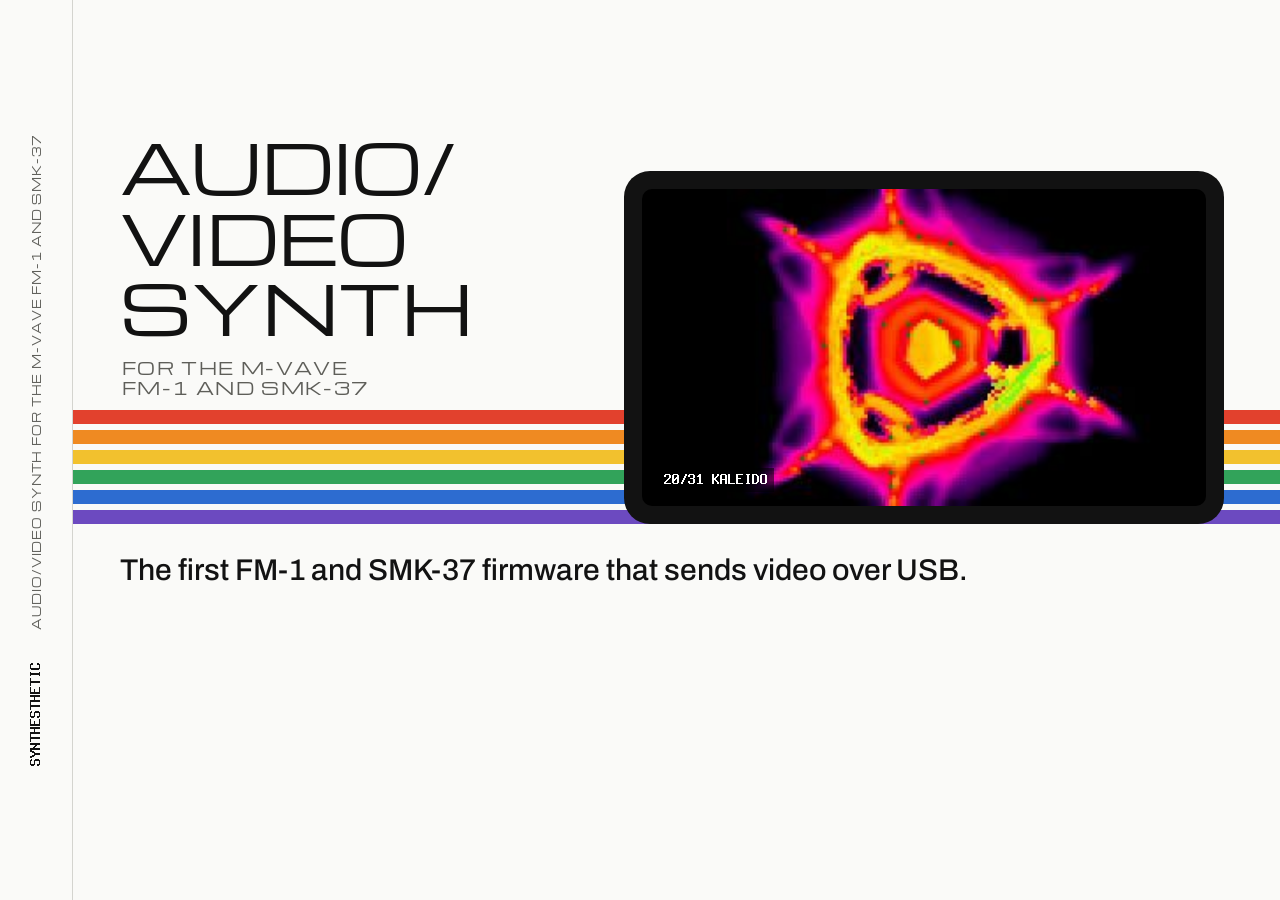
<file: web/og.html>
<!doctype html>
<!-- SPDX-License-Identifier: GPL-3.0-only
     The site's link-preview image (Open Graph, 1200 x 630), in the cassette card's look (web/site.css): rendered by
     tools/gen_og.py into assets/site/og.png, which web/make_site.py puts at the site's root. Not a page of the site. -->
<html lang="en">
<head>
<meta charset="utf-8">
<link rel="stylesheet" href="https://fonts.googleapis.com/css2?family=Archivo:wdth,wght@62..125,100..900&amp;family=Michroma&amp;display=block">
<style>
  @font-face { font-family: "FM-1 Terminus"; src: url(../assets/site/terminus16b.ttf) format("truetype"); }
  :root { --card: #fafaf8; --ink: #121212; --gray: #5e5e59; --line: #d4d4cf;
          --s1: #e2412d; --s2: #ef8a22; --s3: #f2c12e; --s4: #32a35a; --s5: #2d6cd0; --s6: #6c4ac0;
          --ext: "Michroma", sans-serif; --sans: "Archivo", sans-serif; --pixel: "FM-1 Terminus", monospace; }
  html, body { margin: 0; width: 1200px; height: 630px; overflow: hidden; background: var(--card); color: var(--ink); }
  .spine { position: absolute; left: 0; top: 0; bottom: 0; width: 72px; border-right: 1px solid var(--line); }
  .spine p { position: absolute; left: 50%; top: 50%; margin: 0; display: flex; align-items: center; gap: 32px; white-space: nowrap;
             writing-mode: vertical-rl; transform: translate(-50%, -50%) rotate(180deg); }
  .spine b { font: 16px/1 var(--pixel); font-weight: normal; }
  .spine span { font: 400 11px/1 var(--ext); letter-spacing: .08em; text-transform: uppercase; color: var(--gray); }
  .logo { position: absolute; left: 120px; top: 52px; display: flex; align-items: center; gap: 14px; }
  .logo .mark { display: block; width: 40px; height: 40px; }
  .logo .word { font: 32px/1 var(--pixel); text-transform: uppercase; }
  .logo .word span { color: hsl(var(--o) 80% 45%); color: oklch(.6 .19 calc(var(--o) * 1)); }
  h1 { position: absolute; left: 120px; top: 130px; margin: 0; font: 400 68px/1.04 var(--ext); text-transform: uppercase; letter-spacing: -.01em; }
  .sub { position: absolute; left: 122px; top: 358px; font: 400 17px/1.2 var(--ext); letter-spacing: .08em; text-transform: uppercase; color: var(--gray); }   /* two lines: the window starts at 544 px */
  .stripes { position: absolute; left: 73px; right: 0; top: 410px; display: grid; gap: 6px; }
  .stripes i { display: block; height: 14px; }
  .stripes i:nth-child(1) { background: var(--s1); } .stripes i:nth-child(2) { background: var(--s2); } .stripes i:nth-child(3) { background: var(--s3); }
  .stripes i:nth-child(4) { background: var(--s4); } .stripes i:nth-child(5) { background: var(--s5); } .stripes i:nth-child(6) { background: var(--s6); }
  .window { position: absolute; right: 56px; top: 171px; width: 600px; padding: 18px; background: var(--ink); border-radius: 26px; box-sizing: border-box; }
  .window .screen { position: relative; aspect-ratio: 16 / 9; border-radius: 10px; overflow: hidden; background: #000 center / cover no-repeat; }
  .window .id { position: absolute; left: 16px; bottom: 14px; padding: 4px 6px; font: 16px/1 var(--pixel); color: #fff; background: rgb(0 0 0 / .55); }
  .claim { position: absolute; left: 120px; top: 552px; margin: 0; font: 500 30px/1.2 var(--sans); }
</style>
</head>
<body>
<div class="spine"><p><b>SYNTHESTHETIC</b><span>Audio/video synth for the M-VAVE FM-1 and SMK-37</span></p></div>
<div class="logo"><!--LOGO--></div>
<h1>Audio/<br>video<br>synth</h1>
<div class="sub">For the M-VAVE<br>FM-1 and SMK-37</div>
<div class="stripes"><i></i><i></i><i></i><i></i><i></i><i></i></div>
<div class="window"><div class="screen" style="background-image: url(../assets/site/modes/20.jpg)"><span class="id">20/31 KALEIDO</span></div></div>
<p class="claim">The first FM-1 and SMK-37 firmware that sends video over USB.</p>
</body>
</html>
</file>
